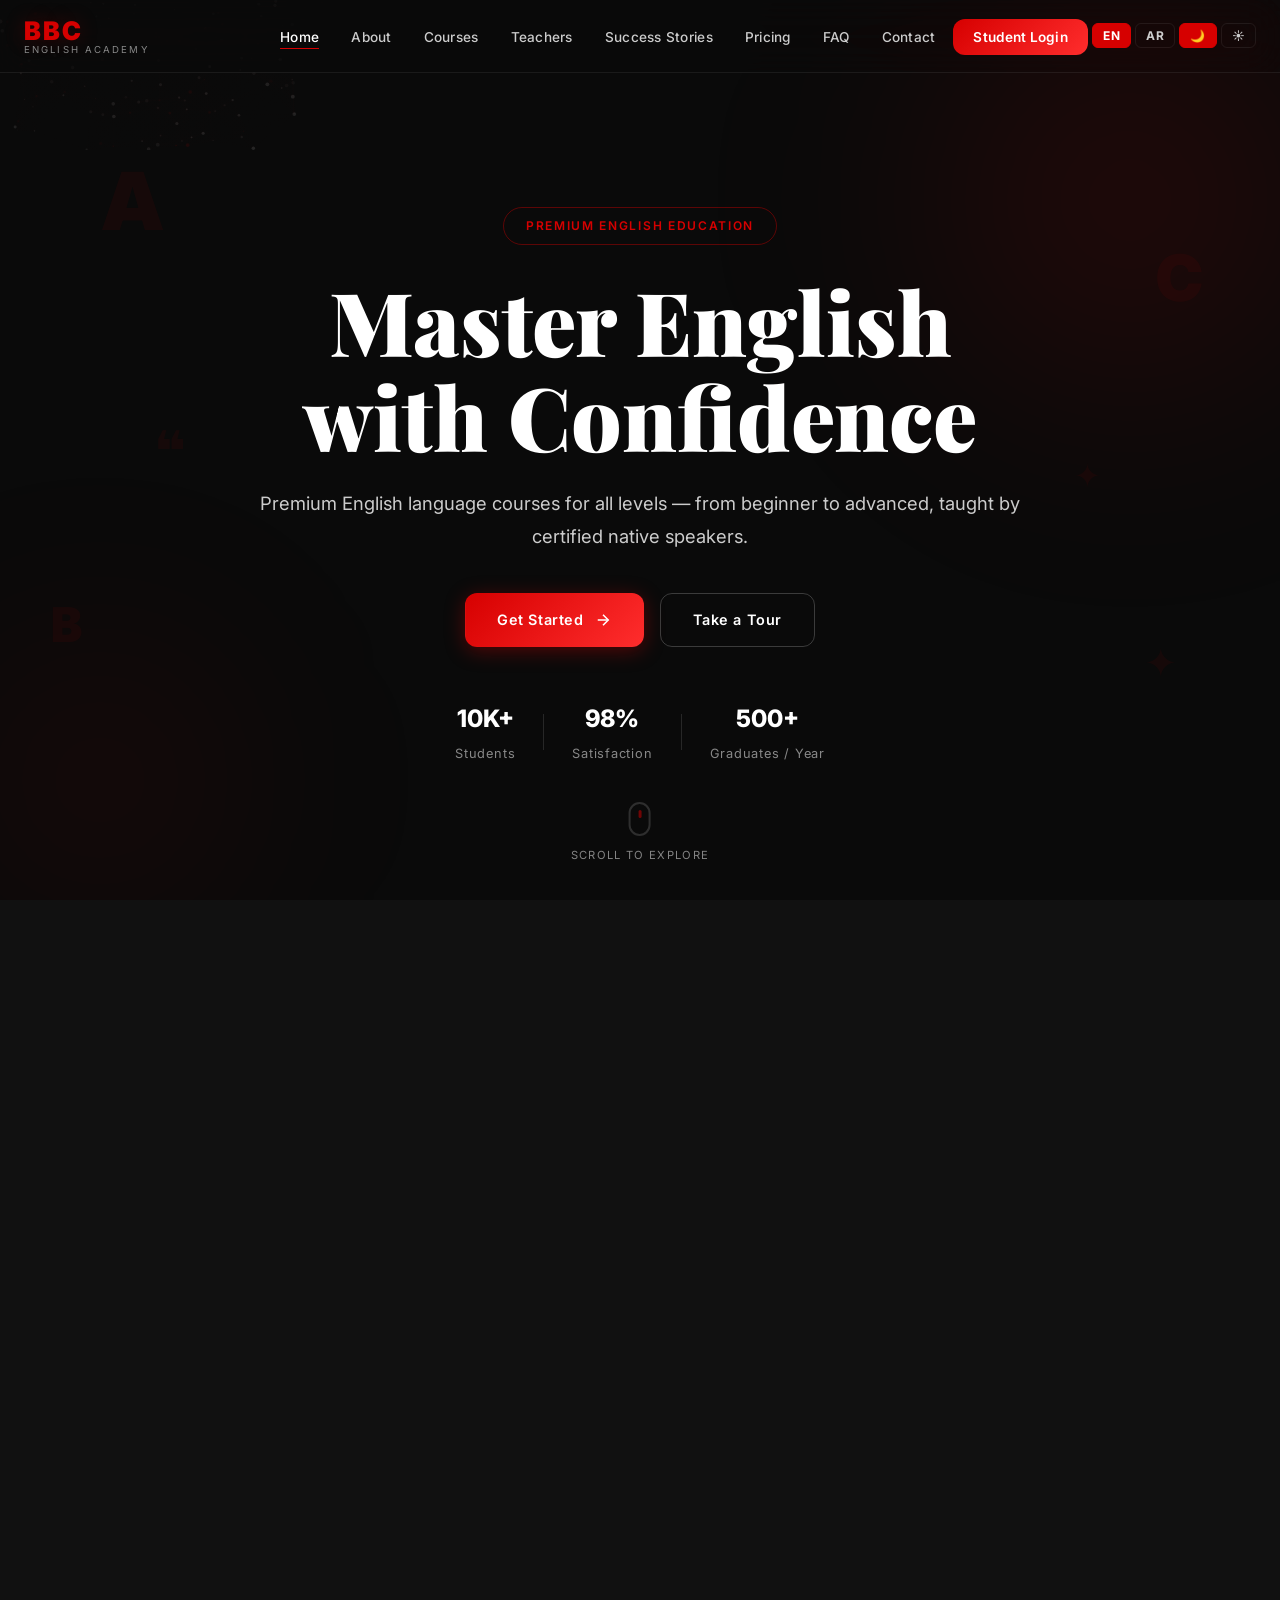
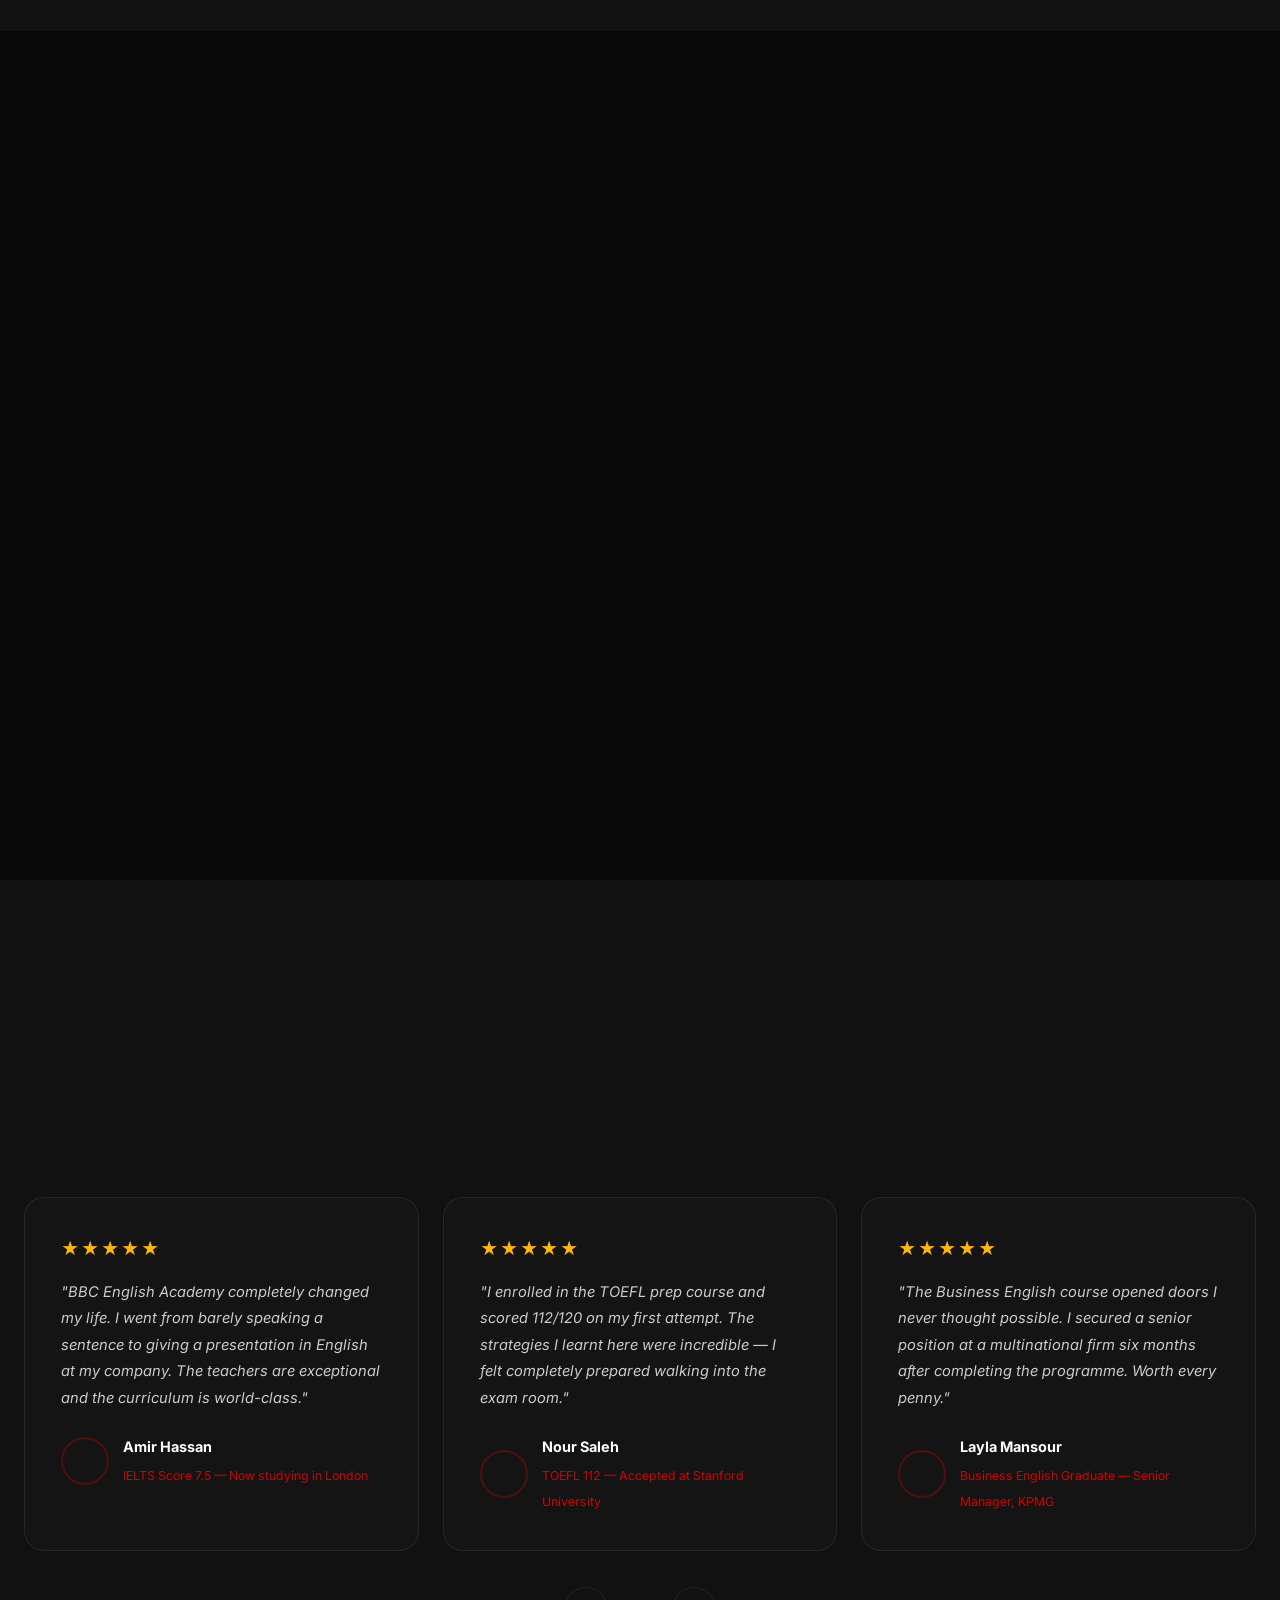
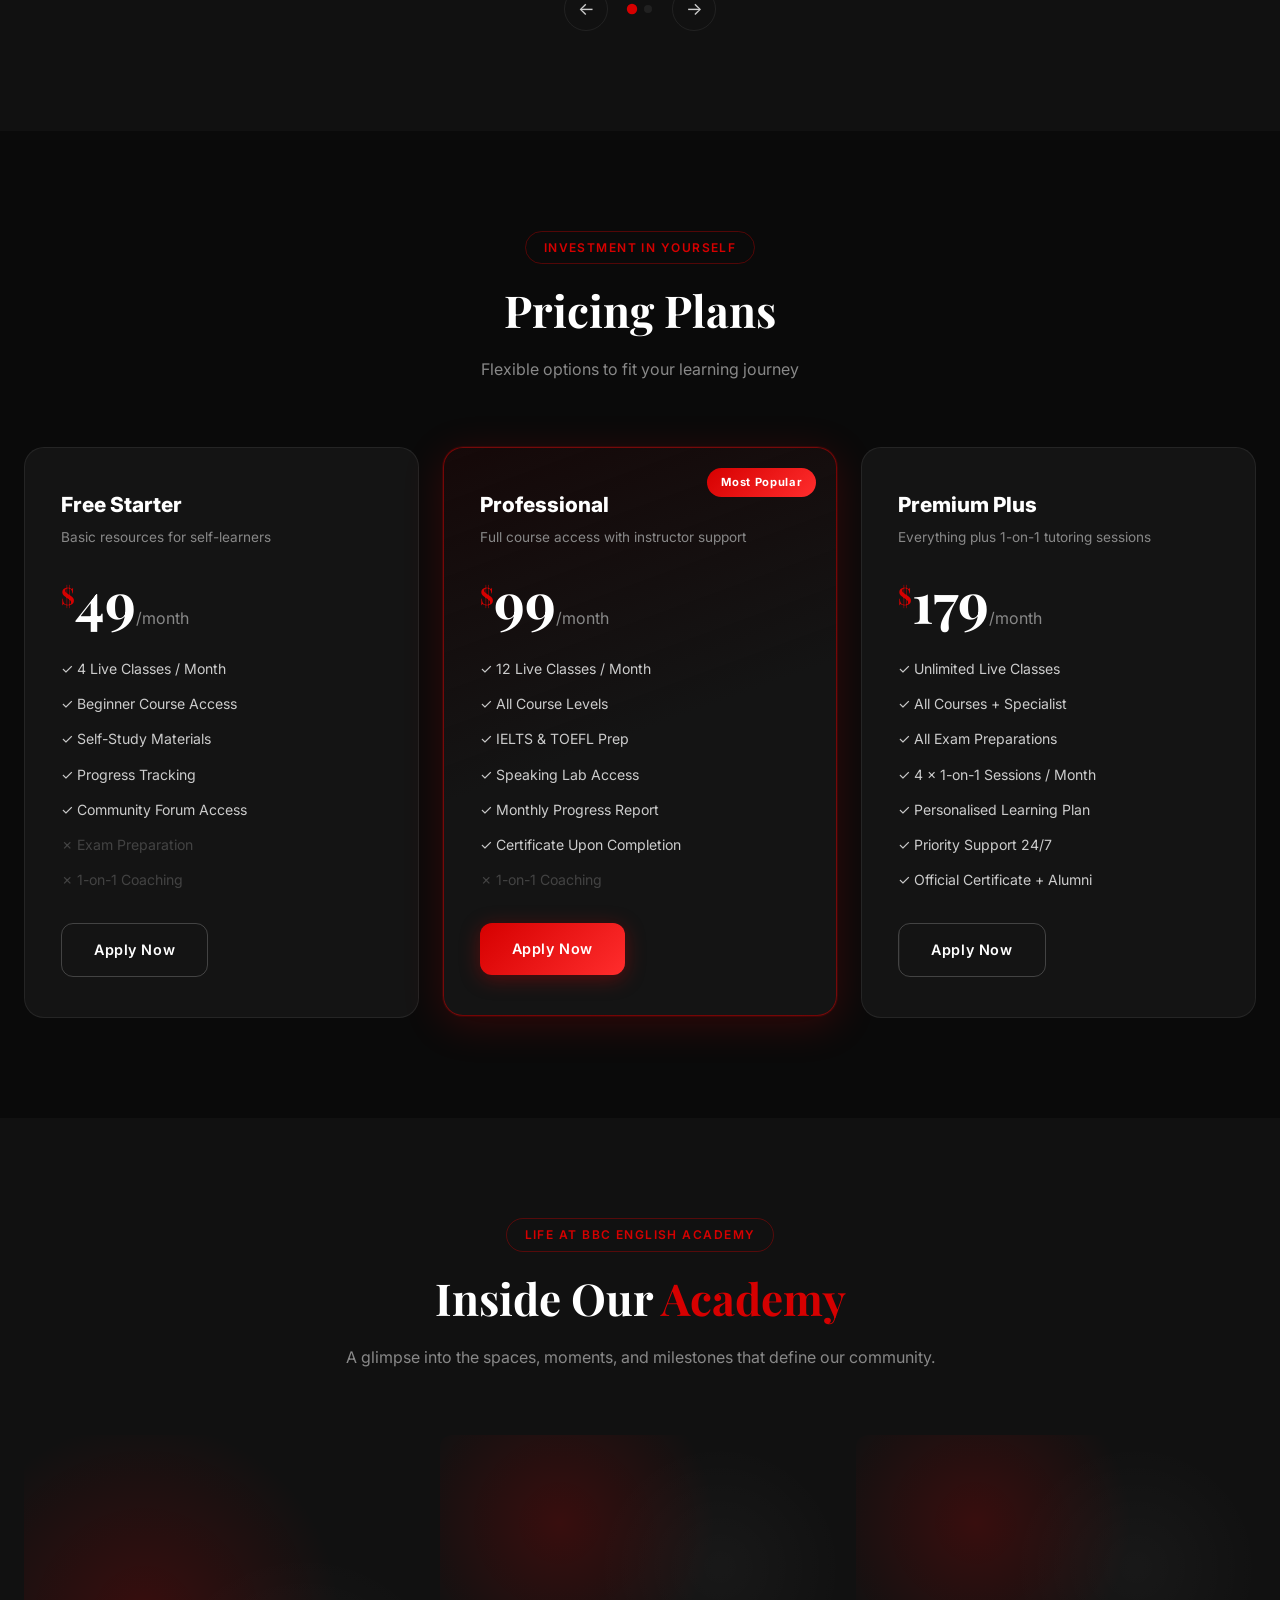
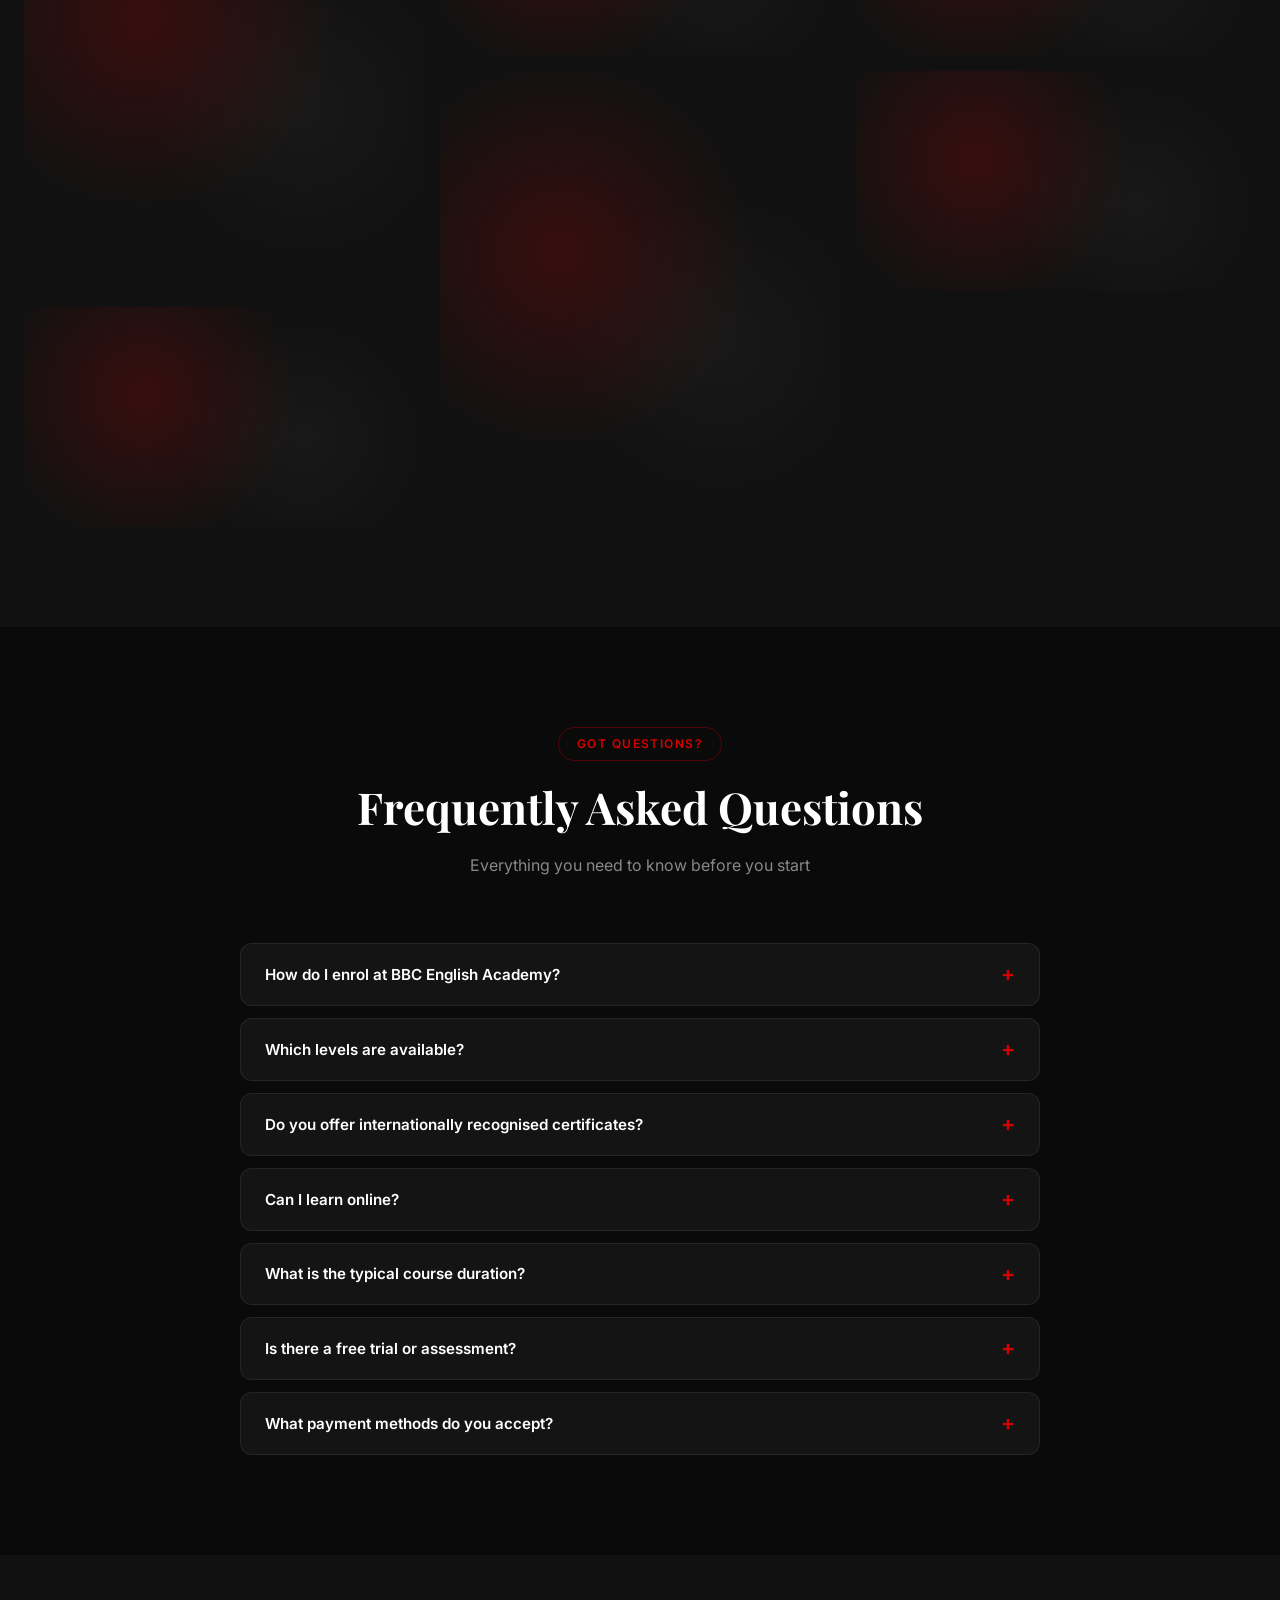
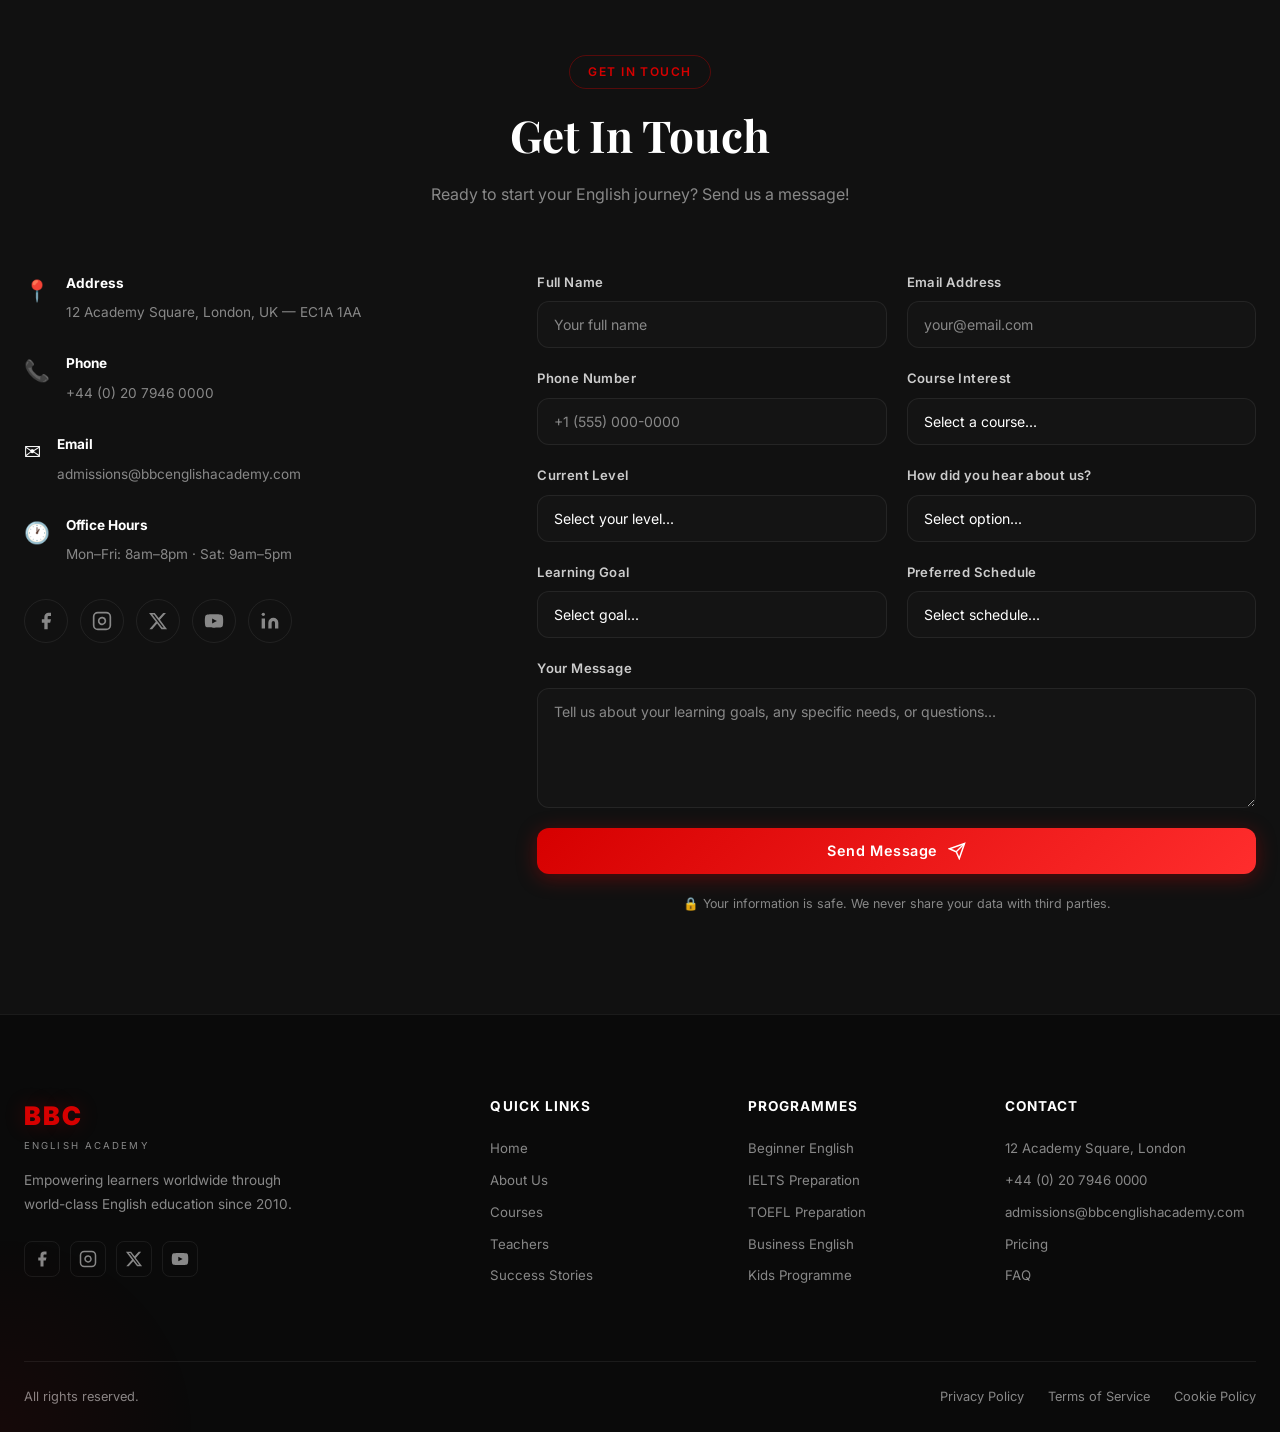
<file: index.html>
<!DOCTYPE html>
<html lang="en">
<head>
  <meta charset="UTF-8" />
  <meta name="viewport" content="width=device-width, initial-scale=1.0" />
  <meta name="description" content="BBC English Academy — Master English with Confidence. Premium English language courses for all levels." />
  <title>BBC English Academy</title>
  <link rel="stylesheet" href="style.css" />
  <link rel="preconnect" href="https://fonts.googleapis.com" />
  <link rel="preconnect" href="https://fonts.gstatic.com" crossorigin />
  <link href="https://fonts.googleapis.com/css2?family=Inter:wght@300;400;500;600;700;800;900&family=Playfair+Display:wght@400;600;700;900&display=swap" rel="stylesheet" />
  <script src="translations.js"></script>
</head>
<body>

  <!-- LOADING SCREEN -->
  <div id="loader">
    <div class="loader-inner">
      <div class="loader-logo">
        <span class="loader-bbc">BBC</span>
        <span class="loader-text">English Academy</span>
      </div>
      <div class="loader-bar"><div class="loader-progress"></div></div>
    </div>
  </div>

  <!-- NAVBAR -->
  <nav id="navbar">
    <div class="nav-container">
      <a href="#home" class="nav-logo">
        <span class="logo-bbc">BBC</span>
        <span class="logo-sub">English Academy</span>
      </a>
      <button class="hamburger" id="hamburger" aria-label="Toggle menu">
        <span></span><span></span><span></span>
      </button>
      <ul class="nav-links" id="nav-links">
        <li><a href="#home" class="nav-link" data-i18n="nav-home">Home</a></li>
        <li><a href="#about" class="nav-link" data-i18n="nav-about">About</a></li>
        <li><a href="#courses" class="nav-link" data-i18n="nav-courses">Courses</a></li>
        <li><a href="#teachers" class="nav-link" data-i18n="nav-teachers">Teachers</a></li>
        <li><a href="#testimonials" class="nav-link" data-i18n="nav-stories">Success Stories</a></li>
        <li><a href="#pricing" class="nav-link" data-i18n="nav-pricing">Pricing</a></li>
        <li><a href="#faq" class="nav-link" data-i18n="nav-faq">FAQ</a></li>
        <li><a href="#contact" class="nav-link" data-i18n="nav-contact">Contact</a></li>
        <li><a href="#" class="nav-link nav-login-btn" id="nav-login-btn" data-i18n="nav-login">Student Login</a></li>
        <li class="nav-lang-item">
          <button class="nav-icon-btn lang-btn active" data-lang="en" onclick="setLang('en')" title="English">EN</button>
          <button class="nav-icon-btn lang-btn" data-lang="ar" onclick="setLang('ar')" title="العربية">AR</button>
        </li>
        <li class="nav-theme-item">
          <button class="nav-icon-btn theme-btn active" data-theme="dark" onclick="setTheme('dark')" title="Dark">🌙</button>
          <button class="nav-icon-btn theme-btn" data-theme="light" onclick="setTheme('light')" title="Light">☀️</button>
        </li>
      </ul>
    </div>
  </nav>

  <!-- LOGIN MODAL -->
  <div class="modal-overlay" id="login-modal">
    <div class="modal-content login-modal">
      <button class="modal-close" id="login-close">✕</button>
      <h2 data-i18n="login-title">Student Portal</h2>
      <p data-i18n="login-sub">Enter your credentials to access your dashboard</p>
      <form id="login-form">
        <div class="form-group">
          <label for="login-username" data-i18n="login-user">Username</label>
          <input type="text" id="login-username" name="username" placeholder="Enter your username" required />
        </div>
        <div class="form-group">
          <label for="login-password" data-i18n="login-pass">Password</label>
          <input type="password" id="login-password" name="password" placeholder="Enter your password" required />
        </div>
        <button type="submit" class="btn btn-primary btn-full">
          <span data-i18n="login-btn">Login</span>
        </button>
      </form>
      <p class="login-note" data-i18n="login-note">Don't have an account? <a href="#contact">Apply now</a></p>
    </div>
  </div>

  <!-- HERO SECTION -->
  <section id="home" class="hero">
    <canvas id="particles-canvas"></canvas>
    <div class="hero-overlay"></div>
    <div class="hero-glow glow-1"></div>
    <div class="hero-glow glow-2"></div>
    <div class="floating-elements">
      <div class="float-el el-1">A</div>
      <div class="float-el el-2">B</div>
      <div class="float-el el-3">C</div>
      <div class="float-el el-4">✦</div>
      <div class="float-el el-5">❝</div>
      <div class="float-el el-6">✦</div>
    </div>
    <div class="hero-content">
      <div class="hero-badge reveal-fade">Premium English Education</div>
      <h1 class="hero-title reveal-fade" data-i18n="hero-title">
        Master English<br />
        <span class="hero-accent">With Confidence</span>
      </h1>
      <p class="hero-subtitle reveal-fade" data-i18n="hero-sub">
        Join BBC English Academy and learn English through modern teaching methods,<br class="hide-mobile" />
        expert instructors, and interactive learning experiences designed for all levels.
      </p>
      <div class="hero-buttons reveal-fade">
        <a href="#courses" class="btn btn-primary" data-i18n="hero-cta">
          <span>Start Learning</span>
          <svg width="18" height="18" viewBox="0 0 24 24" fill="none" stroke="currentColor" stroke-width="2"><line x1="5" y1="12" x2="19" y2="12"/><polyline points="12 5 19 12 12 19"/></svg>
        </a>
        <a href="#courses" class="btn btn-outline" data-i18n="hero-tour">Explore Courses</a>
      </div>
      <div class="hero-stats reveal-fade">
        <div class="hero-stat"><strong>10K+</strong><span>Students</span></div>
        <div class="hero-stat-divider"></div>
        <div class="hero-stat"><strong>98%</strong><span>Satisfaction</span></div>
        <div class="hero-stat-divider"></div>
        <div class="hero-stat"><strong>500+</strong><span>Graduates / Year</span></div>
      </div>
    </div>
    <div class="scroll-indicator">
      <div class="scroll-mouse"><div class="scroll-wheel"></div></div>
      <span>Scroll to explore</span>
    </div>
  </section>

  <!-- ABOUT SECTION -->
  <section id="about" class="about section">
    <div class="container">
      <div class="section-header reveal">
        <span class="section-tag">Who We Are</span>
        <h2 class="section-title" data-i18n="about-title">Excellence in <span class="accent">English Education</span></h2>
        <p class="section-subtitle">A world-class institution built on decades of teaching experience and a commitment to transforming students into confident English speakers.</p>
      </div>
      <div class="about-grid">
        <div class="about-content reveal">
          <h3>Our Mission</h3>
          <p data-i18n="about-p1">At BBC English Academy, we believe every student deserves access to world-class English education. Our mission is to bridge language barriers and unlock global opportunities for learners at every stage of their journey.</p>
          <h3>Our Vision</h3>
          <p data-i18n="about-p2">We envision a world where language is never a barrier — where every student walks out of our doors ready to thrive in any international environment, whether academic, professional, or social.</p>
          <div class="about-features">
            <div class="about-feat"><span class="feat-icon">✦</span> International Teaching Standards</div>
            <div class="about-feat"><span class="feat-icon">✦</span> Native & Certified Expert Instructors</div>
            <div class="about-feat"><span class="feat-icon">✦</span> Personalised Learning Pathways</div>
            <div class="about-feat"><span class="feat-icon">✦</span> British Council Aligned Curriculum</div>
          </div>
        </div>
        <div class="about-stats reveal">
          <div class="stat-card"><div class="stat-num" data-target="10000">0</div><div class="stat-label">Students Enrolled</div></div>
          <div class="stat-card"><div class="stat-num" data-target="500">0</div><div class="stat-label">Graduates Per Year</div></div>
          <div class="stat-card"><div class="stat-num" data-target="98">0</div><div class="stat-label">% Satisfaction Rate</div></div>
          <div class="stat-card"><div class="stat-num" data-target="15">0</div><div class="stat-label">Years of Excellence</div></div>
        </div>
      </div>
    </div>
  </section>

  <!-- WHY CHOOSE US -->
  <section id="why" class="why-us section">
    <div class="container">
      <div class="section-header reveal">
        <span class="section-tag">Why BBC English Academy</span>
        <h2 class="section-title">Built for <span class="accent">Your Success</span></h2>
        <p class="section-subtitle">Every detail of our academy is designed to accelerate your progress and maximise your confidence.</p>
      </div>
      <div class="why-grid">
        <div class="why-card reveal">
          <div class="why-icon">🎓</div>
          <h4>Expert Teachers</h4>
          <p>Learn from certified native and bilingual instructors with years of classroom and international experience.</p>
        </div>
        <div class="why-card reveal">
          <div class="why-icon">💡</div>
          <h4>Interactive Lessons</h4>
          <p>Engage in dynamic, multimedia-rich lessons that make vocabulary, grammar, and pronunciation genuinely stick.</p>
        </div>
        <div class="why-card reveal">
          <div class="why-icon">🕐</div>
          <h4>Flexible Schedule</h4>
          <p>Morning, evening, weekend, and online classes available — structured around your life, not ours.</p>
        </div>
        <div class="why-card reveal">
          <div class="why-icon">🗣️</div>
          <h4>Practical Speaking</h4>
          <p>Dedicated conversation labs and real-world simulations so you speak with confidence from day one.</p>
        </div>
        <div class="why-card reveal">
          <div class="why-icon">🌍</div>
          <h4>International Curriculum</h4>
          <p>A Cambridge and British Council aligned syllabus trusted by learners across 40+ countries.</p>
        </div>
        <div class="why-card reveal">
          <div class="why-icon">🤝</div>
          <h4>Student Support</h4>
          <p>Dedicated academic advisors and a 24/7 digital support portal keep you on track at every step.</p>
        </div>
      </div>
    </div>
  </section>

  <!-- COURSES SECTION -->
  <section id="courses" class="courses section">
    <div class="container">
      <div class="section-header reveal">
        <span class="section-tag">Our Programmes</span>
        <h2 class="section-title" data-i18n="courses-title">Find Your <span class="accent">Perfect Course</span></h2>
        <p class="section-subtitle" data-i18n="courses-sub">From beginner to advanced, we have a programme tailored to every goal and every learner.</p>
      </div>
      <div class="course-filters reveal">
        <button class="filter-btn active" data-filter="all">All</button>
        <button class="filter-btn" data-filter="general">General</button>
        <button class="filter-btn" data-filter="exam">Exam Prep</button>
        <button class="filter-btn" data-filter="specialist">Specialist</button>
      </div>
      <div class="courses-grid">
        <div class="course-card reveal" data-category="general">
          <div class="course-img"><div class="course-img-placeholder ci-1" style="background-image: url('https://images.unsplash.com/photo-1434030216411-0b793f4b4173?w=400&h=250&fit=crop')"></div><span class="course-level level-beginner">Beginner</span></div>
          <div class="course-body">
            <span class="course-duration">⏱ 3 Months</span>
            <h4>Beginner English</h4>
            <p>Build a solid foundation in reading, writing, speaking, and listening from the very start.</p>
            <a href="#contact" class="btn-card" data-i18n="learn-more">Learn More <span>→</span></a>
          </div>
        </div>
        <div class="course-card reveal" data-category="general">
          <div class="course-img"><div class="course-img-placeholder ci-2" style="background-image: url('https://images.unsplash.com/photo-1503676260728-1c00da094a0b?w=400&h=250&fit=crop')"></div><span class="course-level level-intermediate">Intermediate</span></div>
          <div class="course-body">
            <span class="course-duration">⏱ 4 Months</span>
            <h4>Intermediate English</h4>
            <p>Expand your vocabulary and tackle complex grammar structures with confidence.</p>
            <a href="#contact" class="btn-card" data-i18n="learn-more">Learn More <span>→</span></a>
          </div>
        </div>
        <div class="course-card reveal" data-category="general">
          <div class="course-img"><div class="course-img-placeholder ci-3" style="background-image: url('https://images.unsplash.com/photo-1488521787991-ed7bbaae773c?w=400&h=250&fit=crop')"></div><span class="course-level level-advanced">Advanced</span></div>
          <div class="course-body">
            <span class="course-duration">⏱ 5 Months</span>
            <h4>Advanced English</h4>
            <p>Achieve near-native fluency with nuanced expression, debate, and academic writing skills.</p>
            <a href="#contact" class="btn-card" data-i18n="learn-more">Learn More <span>→</span></a>
          </div>
        </div>
        <div class="course-card reveal" data-category="specialist">
          <div class="course-img"><div class="course-img-placeholder ci-4" style="background-image: url('https://images.unsplash.com/photo-1521791136064-7986c2920216?w=400&h=250&fit=crop')"></div><span class="course-level level-business">Business</span></div>
          <div class="course-body">
            <span class="course-duration">⏱ 3 Months</span>
            <h4>Business English</h4>
            <p>Master professional communication, negotiations, presentations, and corporate writing.</p>
            <a href="#contact" class="btn-card" data-i18n="learn-more">Learn More <span>→</span></a>
          </div>
        </div>
        <div class="course-card reveal" data-category="exam">
          <div class="course-img"><div class="course-img-placeholder ci-5" style="background-image: url('https://images.unsplash.com/photo-1456513080510-7bf3a84b82f9?w=400&h=250&fit=crop')"></div><span class="course-level level-exam">IELTS</span></div>
          <div class="course-body">
            <span class="course-duration">⏱ 2 Months</span>
            <h4>IELTS Preparation</h4>
            <p>Targeted exam techniques, timed practice, and personalised feedback to hit your band score.</p>
            <a href="#contact" class="btn-card" data-i18n="learn-more">Learn More <span>→</span></a>
          </div>
        </div>
        <div class="course-card reveal" data-category="exam">
          <div class="course-img"><div class="course-img-placeholder ci-6" style="background-image: url('https://images.unsplash.com/photo-1434030216411-0b793f4b4173?w=400&h=250&fit=crop')"></div><span class="course-level level-exam">TOEFL</span></div>
          <div class="course-body">
            <span class="course-duration">⏱ 2 Months</span>
            <h4>TOEFL Preparation</h4>
            <p>Comprehensive TOEFL iBT coaching covering reading, listening, speaking, and writing tasks.</p>
            <a href="#contact" class="btn-card" data-i18n="learn-more">Learn More <span>→</span></a>
          </div>
        </div>
        <div class="course-card reveal" data-category="specialist">
          <div class="course-img"><div class="course-img-placeholder ci-7" style="background-image: url('https://images.unsplash.com/photo-1509113799245-29c25ef0e9a5?w=400&h=250&fit=crop')"></div><span class="course-level level-intermediate">Intermediate</span></div>
          <div class="course-body">
            <span class="course-duration">⏱ 2 Months</span>
            <h4>Conversation Courses</h4>
            <p>Weekly live debate circles, roleplay, and discussion topics that push your spoken English.</p>
            <a href="#contact" class="btn-card" data-i18n="learn-more">Learn More <span>→</span></a>
          </div>
        </div>
        <div class="course-card reveal" data-category="general">
          <div class="course-img"><div class="course-img-placeholder ci-8" style="background-image: url('https://images.unsplash.com/photo-1450367671625-8fb7c8f78e67?w=400&h=250&fit=crop')"></div><span class="course-level level-beginner">All Levels</span></div>
          <div class="course-body">
            <span class="course-duration">⏱ 2 Months</span>
            <h4>Grammar Mastery</h4>
            <p>A deep-dive into English grammar rules, exceptions, and real-world application.</p>
            <a href="#contact" class="btn-card" data-i18n="learn-more">Learn More <span>→</span></a>
          </div>
        </div>
        <div class="course-card reveal" data-category="specialist">
          <div class="course-img"><div class="course-img-placeholder ci-9" style="background-image: url('https://images.unsplash.com/photo-1481627834876-b7833e8f5570?w=400&h=250&fit=crop')"></div><span class="course-level level-advanced">Advanced</span></div>
          <div class="course-body">
            <span class="course-duration">⏱ 3 Months</span>
            <h4>Speaking Fluency</h4>
            <p>Intensive accent reduction, intonation coaching, and fluency training with native tutors.</p>
            <a href="#contact" class="btn-card" data-i18n="learn-more">Learn More <span>→</span></a>
          </div>
        </div>
        <div class="course-card reveal" data-category="specialist">
          <div class="course-img"><div class="course-img-placeholder ci-10" style="background-image: url('https://images.unsplash.com/photo-1491311353627-00b28069b6b2?w=400&h=250&fit=crop')"></div><span class="course-level level-beginner">Kids</span></div>
          <div class="course-body">
            <span class="course-duration">⏱ 4 Months</span>
            <h4>Kids English Programme</h4>
            <p>Fun, story-based learning for children aged 5–12 that builds language skills through play.</p>
            <a href="#contact" class="btn-card" data-i18n="learn-more">Learn More <span>→</span></a>
          </div>
        </div>
      </div>
    </div>
  </section>

  <!-- TEACHERS SECTION -->
  <section id="teachers" class="teachers section">
    <div class="container">
      <div class="section-header reveal">
        <span class="section-tag">Our Educators</span>
        <h2 class="section-title" data-i18n="teachers-title">Meet Our <span class="accent">Expert Teachers</span></h2>
        <p class="section-subtitle" data-i18n="teachers-sub">Our instructors are more than teachers — they are mentors who invest in every student's personal journey.</p>
      </div>
      <div class="teachers-grid">
        <div class="teacher-card reveal">
          <div class="teacher-photo tp-1" style="background-image: url('https://images.unsplash.com/photo-1507003211169-0a1dd7228f2d?w=400&h=400&fit=crop&crop=face')"></div>
          <div class="teacher-info">
            <h4>James Harrison</h4>
            <span class="teacher-role">Senior English Instructor</span>
            <p>12 years of experience · Oxford CELTA Certified · IELTS Expert</p>
            <div class="teacher-tags"><span>IELTS</span><span>Grammar</span><span>Writing</span></div>
          </div>
        </div>
        <div class="teacher-card reveal">
          <div class="teacher-photo tp-2" style="background-image: url('https://images.unsplash.com/photo-1573496359142-b8d87734a5a2?w=400&h=400&fit=crop&crop=face')"></div>
          <div class="teacher-info">
            <h4>Sarah Mitchell</h4>
            <span class="teacher-role">Conversation & Fluency Coach</span>
            <p>9 years of experience · Cambridge DELTA · Speaking Specialist</p>
            <div class="teacher-tags"><span>Speaking</span><span>Fluency</span><span>Accent</span></div>
          </div>
        </div>
        <div class="teacher-card reveal">
          <div class="teacher-photo tp-3" style="background-image: url('https://images.unsplash.com/photo-1580489944761-15a19d654956?w=400&h=400&fit=crop&crop=face')"></div>
          <div class="teacher-info">
            <h4>Dr. Emily Clarke</h4>
            <span class="teacher-role">Academic English Director</span>
            <p>PhD Linguistics · 15 years · TOEFL & Business English Lead</p>
            <div class="teacher-tags"><span>TOEFL</span><span>Business</span><span>Academic</span></div>
          </div>
        </div>
        <div class="teacher-card reveal">
          <div class="teacher-photo tp-4" style="background-image: url('https://images.unsplash.com/photo-1472099645785-5658abf4ff4e?w=400&h=400&fit=crop&crop=face')"></div>
          <div class="teacher-info">
            <h4>Michael Foster</h4>
            <span class="teacher-role">Kids Programme Coordinator</span>
            <p>8 years of experience · Child Education Specialist · TESOL</p>
            <div class="teacher-tags"><span>Kids</span><span>Phonics</span><span>Creative</span></div>
          </div>
        </div>
      </div>
    </div>
  </section>

  <!-- TESTIMONIALS -->
  <section id="testimonials" class="testimonials section">
    <div class="container">
      <div class="section-header reveal">
        <span class="section-tag">Success Stories</span>
        <h2 class="section-title" data-i18n="testimonials-title">What Our <span class="accent">Students Say</span></h2>
        <p class="section-subtitle" data-i18n="testimonials-sub">Real stories from real students who transformed their English — and their lives.</p>
      </div>
      <div class="testimonial-wrapper reveal">
        <div class="testimonial-track" id="testimonial-track">
          <div class="testimonial-card">
            <div class="testi-stars">★★★★★</div>
            <p class="testi-text">"BBC English Academy completely changed my life. I went from barely speaking a sentence to giving a presentation in English at my company. The teachers are exceptional and the curriculum is world-class."</p>
            <div class="testi-author">
              <div class="testi-avatar ta-1" style="background-image: url('https://images.unsplash.com/photo-1507003211169-0a1dd7228f2d?w=100&h=100&fit=crop&crop=face')"></div>
              <div><strong>Amir Hassan</strong><span>IELTS Score 7.5 — Now studying in London</span></div>
            </div>
          </div>
          <div class="testimonial-card">
            <div class="testi-stars">★★★★★</div>
            <p class="testi-text">"I enrolled in the TOEFL prep course and scored 112/120 on my first attempt. The strategies I learnt here were incredible — I felt completely prepared walking into the exam room."</p>
            <div class="testi-author">
              <div class="testi-avatar ta-2" style="background-image: url('https://images.unsplash.com/photo-1494790108377-be9c29b29330?w=100&h=100&fit=crop&crop=face')"></div>
              <div><strong>Nour Saleh</strong><span>TOEFL 112 — Accepted at Stanford University</span></div>
            </div>
          </div>
          <div class="testimonial-card">
            <div class="testi-stars">★★★★★</div>
            <p class="testi-text">"The Business English course opened doors I never thought possible. I secured a senior position at a multinational firm six months after completing the programme. Worth every penny."</p>
            <div class="testi-author">
              <div class="testi-avatar ta-3" style="background-image: url('https://images.unsplash.com/photo-1573496359142-b8d87734a5a2?w=100&h=100&fit=crop&crop=face')"></div>
              <div><strong>Layla Mansour</strong><span>Business English Graduate — Senior Manager, KPMG</span></div>
            </div>
          </div>
          <div class="testimonial-card">
            <div class="testi-stars">★★★★★</div>
            <p class="testi-text">"My daughter joined the Kids Programme at age 7. Two years later she reads chapter books in English and speaks to her teachers without hesitation. The results speak for themselves."</p>
            <div class="testi-author">
              <div class="testi-avatar ta-4" style="background-image: url('https://images.unsplash.com/photo-1500648767791-00dcc994a43e?w=100&h=100&fit=crop&crop=face')"></div>
              <div><strong>Khalid Al-Rashidi</strong><span>Parent — Kids Programme</span></div>
            </div>
          </div>
          <div class="testimonial-card">
            <div class="testi-stars">★★★★★</div>
            <p class="testi-text">"I had tried other academies before but nothing compared to BBC English Academy. The speaking fluency course gave me real tools, real practice, and real confidence in just 3 months."</p>
            <div class="testi-author">
              <div class="testi-avatar ta-5" style="background-image: url('https://images.unsplash.com/photo-1438761681033-6461ffad8d80?w=100&h=100&fit=crop&crop=face')"></div>
              <div><strong>Sofia Petrakis</strong><span>Speaking Fluency — Now working at the UN</span></div>
            </div>
            </div>
          </div>
        </div>
        <div class="testi-controls">
          <button class="testi-btn" id="testi-prev" aria-label="Previous">&#8592;</button>
          <div class="testi-dots" id="testi-dots"></div>
          <button class="testi-btn" id="testi-next" aria-label="Next">&#8594;</button>
        </div>
      </div>
    </div>
  </section>

  <!-- PRICING SECTION -->
  <section id="pricing" class="pricing section">
    <div class="container">
      <div class="section-header reveal">
        <span class="section-tag">Investment in Yourself</span>
        <h2 class="section-title" data-i18n="pricing-title">Simple, Transparent <span class="accent">Pricing</span></h2>
        <p class="section-subtitle" data-i18n="pricing-sub">Choose the plan that matches your goals. No hidden fees. Cancel anytime.</p>
      </div>
      <div class="pricing-grid">
        <div class="price-card reveal">
          <div class="price-header">
            <h4 data-i18n="price-starter">Basic</h4>
            <p data-i18n="price-starter-desc">Start your English journey</p>
          </div>
          <div class="price-amount"><span class="currency">$</span>49<span class="period" data-i18n="pricing-month">/mo</span></div>
          <ul class="price-features">
            <li>✓ 4 Live Classes / Month</li>
            <li>✓ Beginner Course Access</li>
            <li>✓ Self-Study Materials</li>
            <li>✓ Progress Tracking</li>
            <li>✓ Community Forum Access</li>
            <li class="disabled">✗ Exam Preparation</li>
            <li class="disabled">✗ 1-on-1 Coaching</li>
          </ul>
          <a href="#contact" class="btn btn-outline" data-i18n="apply-btn">Join Now</a>
        </div>
        <div class="price-card price-featured reveal">
          <div class="price-badge" data-i18n="pricing-popular">Most Popular</div>
          <div class="price-header">
            <h4 data-i18n="price-pro">Professional</h4>
            <p data-i18n="price-pro-desc">For serious learners</p>
          </div>
          <div class="price-amount"><span class="currency">$</span>99<span class="period" data-i18n="pricing-month">/mo</span></div>
          <ul class="price-features">
            <li>✓ 12 Live Classes / Month</li>
            <li>✓ All Course Levels</li>
            <li>✓ IELTS & TOEFL Prep</li>
            <li>✓ Speaking Lab Access</li>
            <li>✓ Monthly Progress Report</li>
            <li>✓ Certificate Upon Completion</li>
            <li class="disabled">✗ 1-on-1 Coaching</li>
          </ul>
          <a href="#contact" class="btn btn-primary" data-i18n="apply-btn">Join Now</a>
        </div>
        <div class="price-card reveal">
          <div class="price-header">
            <h4 data-i18n="price-premium">Premium</h4>
            <p data-i18n="price-premium-desc">The ultimate experience</p>
          </div>
          <div class="price-amount"><span class="currency">$</span>179<span class="period" data-i18n="pricing-month">/mo</span></div>
          <ul class="price-features">
            <li>✓ Unlimited Live Classes</li>
            <li>✓ All Courses + Specialist</li>
            <li>✓ All Exam Preparations</li>
            <li>✓ 4 × 1-on-1 Sessions / Month</li>
            <li>✓ Personalised Learning Plan</li>
            <li>✓ Priority Support 24/7</li>
            <li>✓ Official Certificate + Alumni</li>
          </ul>
          <a href="#contact" class="btn btn-outline" data-i18n="apply-btn">Join Now</a>
        </div>
      </div>
    </div>
  </section>

  <!-- GALLERY SECTION -->
  <section id="gallery" class="gallery section">
    <div class="container">
      <div class="section-header reveal">
        <span class="section-tag">Life at BBC English Academy</span>
        <h2 class="section-title">Inside Our <span class="accent">Academy</span></h2>
        <p class="section-subtitle">A glimpse into the spaces, moments, and milestones that define our community.</p>
      </div>
      <div class="gallery-grid reveal">
        <div class="gallery-item gi-1" data-index="0" style="background-image: url('https://images.unsplash.com/photo-1497633762265-9d179a990aa6?w=800&h=600&fit=crop')"><div class="gallery-overlay"><span>Modern Classrooms</span></div></div>
        <div class="gallery-item gi-2" data-index="1" style="background-image: url('https://images.unsplash.com/photo-1519389950473-47ba0277781c?w=800&h=600&fit=crop')"><div class="gallery-overlay"><span>Speaking Labs</span></div></div>
        <div class="gallery-item gi-3" data-index="2" style="background-image: url('https://images.unsplash.com/photo-1524178232363-1fb2b075b655?w=800&h=600&fit=crop')"><div class="gallery-overlay"><span>Student Workshops</span></div></div>
        <div class="gallery-item gi-4" data-index="3" style="background-image: url('https://images.unsplash.com/photo-1523050854058-8df90110c9f1?w=800&h=600&fit=crop')"><div class="gallery-overlay"><span>Graduation Ceremony</span></div></div>
        <div class="gallery-item gi-5" data-index="4" style="background-image: url('https://images.unsplash.com/photo-1517486808906-6ca8b3f04846?w=800&h=600&fit=crop')"><div class="gallery-overlay"><span>Group Activities</span></div></div>
        <div class="gallery-item gi-6" data-index="5" style="background-image: url('https://images.unsplash.com/photo-1481627834876-b7833e8f5570?w=800&h=600&fit=crop')"><div class="gallery-overlay"><span>Library & Study Hub</span></div></div>
      </div>
    </div>
    <!-- Lightbox -->
    <div class="lightbox" id="lightbox">
      <button class="lb-close" id="lb-close">✕</button>
      <button class="lb-nav lb-prev" id="lb-prev">&#8592;</button>
      <div class="lb-content" id="lb-content"></div>
      <button class="lb-nav lb-next" id="lb-next">&#8594;</button>
    </div>
  </section>

  <!-- FAQ SECTION -->
  <section id="faq" class="faq section">
    <div class="container">
      <div class="section-header reveal">
        <span class="section-tag">Got Questions?</span>
        <h2 class="section-title" data-i18n="faq-title">Frequently Asked <span class="accent">Questions</span></h2>
        <p class="section-subtitle" data-i18n="faq-sub">Everything you need to know before taking the first step.</p>
      </div>
      <div class="faq-list reveal">
        <div class="faq-item">
          <button class="faq-question">How do I enrol at BBC English Academy? <span class="faq-icon">+</span></button>
          <div class="faq-answer"><p>Enrolment is simple. Contact us via the form below or call our admissions team. We will arrange a free level assessment, recommend the right course for you, and confirm your start date — all within 24 hours.</p></div>
        </div>
        <div class="faq-item">
          <button class="faq-question">Which levels are available? <span class="faq-icon">+</span></button>
          <div class="faq-answer"><p>We offer courses from complete beginner (A1) through to proficient (C2) across 10 different programme types. Every student completes a free placement test before enrolment to ensure the perfect fit.</p></div>
        </div>
        <div class="faq-item">
          <button class="faq-question">Do you offer internationally recognised certificates? <span class="faq-icon">+</span></button>
          <div class="faq-answer"><p>Yes. Upon successful completion of any full programme, students receive an official BBC English Academy certificate. Our Professional and Premium students also receive certificates aligned with CEFR standards, recognised by universities and employers worldwide.</p></div>
        </div>
        <div class="faq-item">
          <button class="faq-question">Can I learn online? <span class="faq-icon">+</span></button>
          <div class="faq-answer"><p>Absolutely. We offer fully online, in-person, and hybrid options for most of our programmes. Our virtual classrooms feature live video sessions, interactive exercises, and real-time feedback — exactly like being in the room.</p></div>
        </div>
        <div class="faq-item">
          <button class="faq-question">What is the typical course duration? <span class="faq-icon">+</span></button>
          <div class="faq-answer"><p>Course lengths vary by programme. Most general English courses run 2–5 months. Exam preparation courses (IELTS, TOEFL) are typically 6–8 weeks. Intensive fast-track options are available for all levels.</p></div>
        </div>
        <div class="faq-item">
          <button class="faq-question">Is there a free trial or assessment? <span class="faq-icon">+</span></button>
          <div class="faq-answer"><p>Yes — every new student receives a complimentary placement assessment and a free demo class so you can experience our teaching style before committing to a programme.</p></div>
        </div>
        <div class="faq-item">
          <button class="faq-question">What payment methods do you accept? <span class="faq-icon">+</span></button>
          <div class="faq-answer"><p>We accept all major credit/debit cards, bank transfers, and select digital wallets. Monthly instalment plans are available for all programmes. Contact admissions for custom payment arrangements.</p></div>
        </div>
      </div>
    </div>
  </section>

  <!-- CONTACT SECTION -->
  <section id="contact" class="contact section">
    <div class="container">
      <div class="section-header reveal">
        <span class="section-tag">Get In Touch</span>
        <h2 class="section-title" data-i18n="contact-title">Start Your Journey <span class="accent">Today</span></h2>
        <p class="section-subtitle" data-i18n="contact-sub">Fill in the form and our admissions team will reach out within 24 hours.</p>
      </div>
      <div class="contact-grid">
        <div class="contact-info reveal">
          <div class="contact-item">
            <div class="contact-icon">📍</div>
            <div><strong>Address</strong><span>12 Academy Square, London, UK — EC1A 1AA</span></div>
          </div>
          <div class="contact-item">
            <div class="contact-icon">📞</div>
            <div><strong>Phone</strong><span>+44 (0) 20 7946 0000</span></div>
          </div>
          <div class="contact-item">
            <div class="contact-icon">✉️</div>
            <div><strong>Email</strong><span>admissions@bbcenglishacademy.com</span></div>
          </div>
          <div class="contact-item">
            <div class="contact-icon">🕐</div>
            <div><strong>Office Hours</strong><span>Mon–Fri: 8am–8pm · Sat: 9am–5pm</span></div>
          </div>
          <div class="contact-socials">
            <a href="#" class="social-link" aria-label="Facebook">
              <svg width="20" height="20" viewBox="0 0 24 24" fill="currentColor"><path d="M18 2h-3a5 5 0 0 0-5 5v3H7v4h3v8h4v-8h3l1-4h-4V7a1 1 0 0 1 1-1h3z"/></svg>
            </a>
            <a href="#" class="social-link" aria-label="Instagram">
              <svg width="20" height="20" viewBox="0 0 24 24" fill="none" stroke="currentColor" stroke-width="2"><rect x="2" y="2" width="20" height="20" rx="5" ry="5"/><path d="M16 11.37A4 4 0 1 1 12.63 8 4 4 0 0 1 16 11.37z"/><line x1="17.5" y1="6.5" x2="17.51" y2="6.5"/></svg>
            </a>
            <a href="#" class="social-link" aria-label="Twitter/X">
              <svg width="20" height="20" viewBox="0 0 24 24" fill="currentColor"><path d="M18.244 2.25h3.308l-7.227 8.26 8.502 11.24H16.17l-5.214-6.817L4.99 21.75H1.68l7.73-8.835L1.254 2.25H8.08l4.713 6.231zm-1.161 17.52h1.833L7.084 4.126H5.117z"/></svg>
            </a>
            <a href="#" class="social-link" aria-label="YouTube">
              <svg width="20" height="20" viewBox="0 0 24 24" fill="currentColor"><path d="M22.54 6.42a2.78 2.78 0 0 0-1.94-1.96C18.88 4 12 4 12 4s-6.88 0-8.6.46a2.78 2.78 0 0 0-1.94 1.96A29 29 0 0 0 1 12a29 29 0 0 0 .46 5.58A2.78 2.78 0 0 0 3.4 19.54C5.12 20 12 20 12 20s6.88 0 8.6-.46a2.78 2.78 0 0 0 1.94-1.96A29 29 0 0 0 23 12a29 29 0 0 0-.46-5.58zM9.75 15.02V8.98L15.5 12l-5.75 3.02z"/></svg>
            </a>
            <a href="#" class="social-link" aria-label="LinkedIn">
              <svg width="20" height="20" viewBox="0 0 24 24" fill="currentColor"><path d="M16 8a6 6 0 0 1 6 6v7h-4v-7a2 2 0 0 0-2-2 2 2 0 0 0-2 2v7h-4v-7a6 6 0 0 1 6-6zM2 9h4v12H2z"/><circle cx="4" cy="4" r="2"/></svg>
            </a>
          </div>
        </div>
        <form class="contact-form reveal" id="contact-form" novalidate>
          <div class="form-row">
            <div class="form-group">
              <label for="cf-name" data-i18n="contact-name">Full Name</label>
              <input type="text" id="cf-name" name="name" placeholder="Your full name" required />
            </div>
            <div class="form-group">
              <label for="cf-email" data-i18n="contact-email">Email Address</label>
              <input type="email" id="cf-email" name="email" placeholder="your@email.com" required />
            </div>
          </div>
          <div class="form-row">
            <div class="form-group">
              <label for="cf-phone" data-i18n="contact-phone">Phone Number</label>
              <input type="tel" id="cf-phone" name="phone" placeholder="+1 (555) 000-0000" />
            </div>
            <div class="form-group">
              <label for="cf-course" data-i18n="contact-course">Course of Interest</label>
              <select id="cf-course" name="course">
                <option value="">Select a course...</option>
                <option>Beginner English</option>
                <option>Intermediate English</option>
                <option>Advanced English</option>
                <option>Business English</option>
                <option>IELTS Preparation</option>
                <option>TOEFL Preparation</option>
                <option>Conversation Courses</option>
                <option>Grammar Mastery</option>
                <option>Speaking Fluency</option>
                <option>Kids English Programme</option>
              </select>
            </div>
          </div>
          <div class="form-row">
            <div class="form-group">
              <label for="cf-level" data-i18n="contact-level">Current English Level</label>
              <select id="cf-level" name="level">
                <option value="">Select your level...</option>
                <option>Beginner</option>
                <option>Intermediate</option>
                <option>Advanced</option>
                <option>Unsure</option>
              </select>
            </div>
            <div class="form-group">
              <label for="cf-hear" data-i18n="contact-hear">Where did you hear about us?</label>
              <select id="cf-hear" name="hear">
                <option value="">Select option...</option>
                <option>Social Media</option>
                <option>Friend / Family</option>
                <option>Google Search</option>
                <option>Advertisement</option>
                <option>Other</option>
              </select>
            </div>
          </div>
          <div class="form-row">
            <div class="form-group">
              <label for="cf-goal" data-i18n="contact-goal">What is your main goal?</label>
              <select id="cf-goal" name="goal">
                <option value="">Select goal...</option>
                <option>Academic Studies</option>
                <option>Career / Work</option>
                <option>Travel</option>
                <option>General Improvement</option>
                <option>Exam Preparation</option>
              </select>
            </div>
            <div class="form-group">
              <label for="cf-schedule" data-i18n="contact-schedule">Preferred Schedule</label>
              <select id="cf-schedule" name="schedule">
                <option value="">Select schedule...</option>
                <option>Morning</option>
                <option>Evening</option>
                <option>Weekend</option>
                <option>Online / Flexible</option>
                <option>Anytime</option>
              </select>
            </div>
          </div>
          <div class="form-group">
            <label for="cf-message" data-i18n="contact-message">Additional Message</label>
            <textarea id="cf-message" name="message" rows="4" placeholder="Tell us about your learning goals, any specific needs, or questions..."></textarea>
          </div>
          <button type="submit" class="btn btn-primary btn-full">
            <span data-i18n="contact-send">Send Application</span>
            <svg width="18" height="18" viewBox="0 0 24 24" fill="none" stroke="currentColor" stroke-width="2"><line x1="22" y1="2" x2="11" y2="13"/><polygon points="22 2 15 22 11 13 2 9 22 2"/></svg>
          </button>
          <p class="form-note">🔒 Your information is safe. We never share your data with third parties.</p>
          <div class="form-success" id="form-success" data-i18n="contact-success">✅ Thank you! We'll be in touch within 24 hours.</div>
        </form>
      </div>
    </div>
  </section>

  <!-- FOOTER -->
  <footer class="footer">
    <div class="container">
      <div class="footer-grid">
        <div class="footer-brand">
          <div class="footer-logo">
            <span class="logo-bbc">BBC</span>
            <span class="logo-sub">English Academy</span>
          </div>
          <p>Empowering learners worldwide through world-class English education since 2010.</p>
          <div class="footer-socials">
            <a href="#" aria-label="Facebook">
              <svg width="18" height="18" viewBox="0 0 24 24" fill="currentColor"><path d="M18 2h-3a5 5 0 0 0-5 5v3H7v4h3v8h4v-8h3l1-4h-4V7a1 1 0 0 1 1-1h3z"/></svg>
            </a>
            <a href="#" aria-label="Instagram">
              <svg width="18" height="18" viewBox="0 0 24 24" fill="none" stroke="currentColor" stroke-width="2"><rect x="2" y="2" width="20" height="20" rx="5" ry="5"/><path d="M16 11.37A4 4 0 1 1 12.63 8 4 4 0 0 1 16 11.37z"/><line x1="17.5" y1="6.5" x2="17.51" y2="6.5"/></svg>
            </a>
            <a href="#" aria-label="Twitter/X">
              <svg width="18" height="18" viewBox="0 0 24 24" fill="currentColor"><path d="M18.244 2.25h3.308l-7.227 8.26 8.502 11.24H16.17l-5.214-6.817L4.99 21.75H1.68l7.73-8.835L1.254 2.25H8.08l4.713 6.231zm-1.161 17.52h1.833L7.084 4.126H5.117z"/></svg>
            </a>
            <a href="#" aria-label="YouTube">
              <svg width="18" height="18" viewBox="0 0 24 24" fill="currentColor"><path d="M22.54 6.42a2.78 2.78 0 0 0-1.94-1.96C18.88 4 12 4 12 4s-6.88 0-8.6.46a2.78 2.78 0 0 0-1.94 1.96A29 29 0 0 0 1 12a29 29 0 0 0 .46 5.58A2.78 2.78 0 0 0 3.4 19.54C5.12 20 12 20 12 20s6.88 0 8.6-.46a2.78 2.78 0 0 0 1.94-1.96A29 29 0 0 0 23 12a29 29 0 0 0-.46-5.58zM9.75 15.02V8.98L15.5 12l-5.75 3.02z"/></svg>
            </a>
          </div>
        </div>
        <div class="footer-links">
          <h5>Quick Links</h5>
          <ul>
            <li><a href="#home">Home</a></li>
            <li><a href="#about">About Us</a></li>
            <li><a href="#courses">Courses</a></li>
            <li><a href="#teachers">Teachers</a></li>
            <li><a href="#testimonials">Success Stories</a></li>
          </ul>
        </div>
        <div class="footer-links">
          <h5>Programmes</h5>
          <ul>
            <li><a href="#courses">Beginner English</a></li>
            <li><a href="#courses">IELTS Preparation</a></li>
            <li><a href="#courses">TOEFL Preparation</a></li>
            <li><a href="#courses">Business English</a></li>
            <li><a href="#courses">Kids Programme</a></li>
          </ul>
        </div>
        <div class="footer-links">
          <h5>Contact</h5>
          <ul>
            <li>12 Academy Square, London</li>
            <li>+44 (0) 20 7946 0000</li>
            <li>admissions@bbcenglishacademy.com</li>
            <li><a href="#pricing">Pricing</a></li>
            <li><a href="#faq">FAQ</a></li>
          </ul>
        </div>
      </div>
      <div class="footer-bottom">
        <p data-i18n="footer-rights">&copy; 2025 BBC English Academy. All rights reserved.</p>
        <div class="footer-bottom-links">
          <a href="#" data-i18n="footer-privacy">Privacy Policy</a>
          <a href="#" data-i18n="footer-terms">Terms of Service</a>
          <a href="#" data-i18n="footer-cookie">Cookie Policy</a>
        </div>
      </div>
    </div>
  </footer>

  <!-- Back to top -->
  <button class="back-to-top" id="back-to-top" aria-label="Back to top" data-i18n="back-to-top">↑</button>

  <script src="script.js"></script>
</body>
</html>
</file>
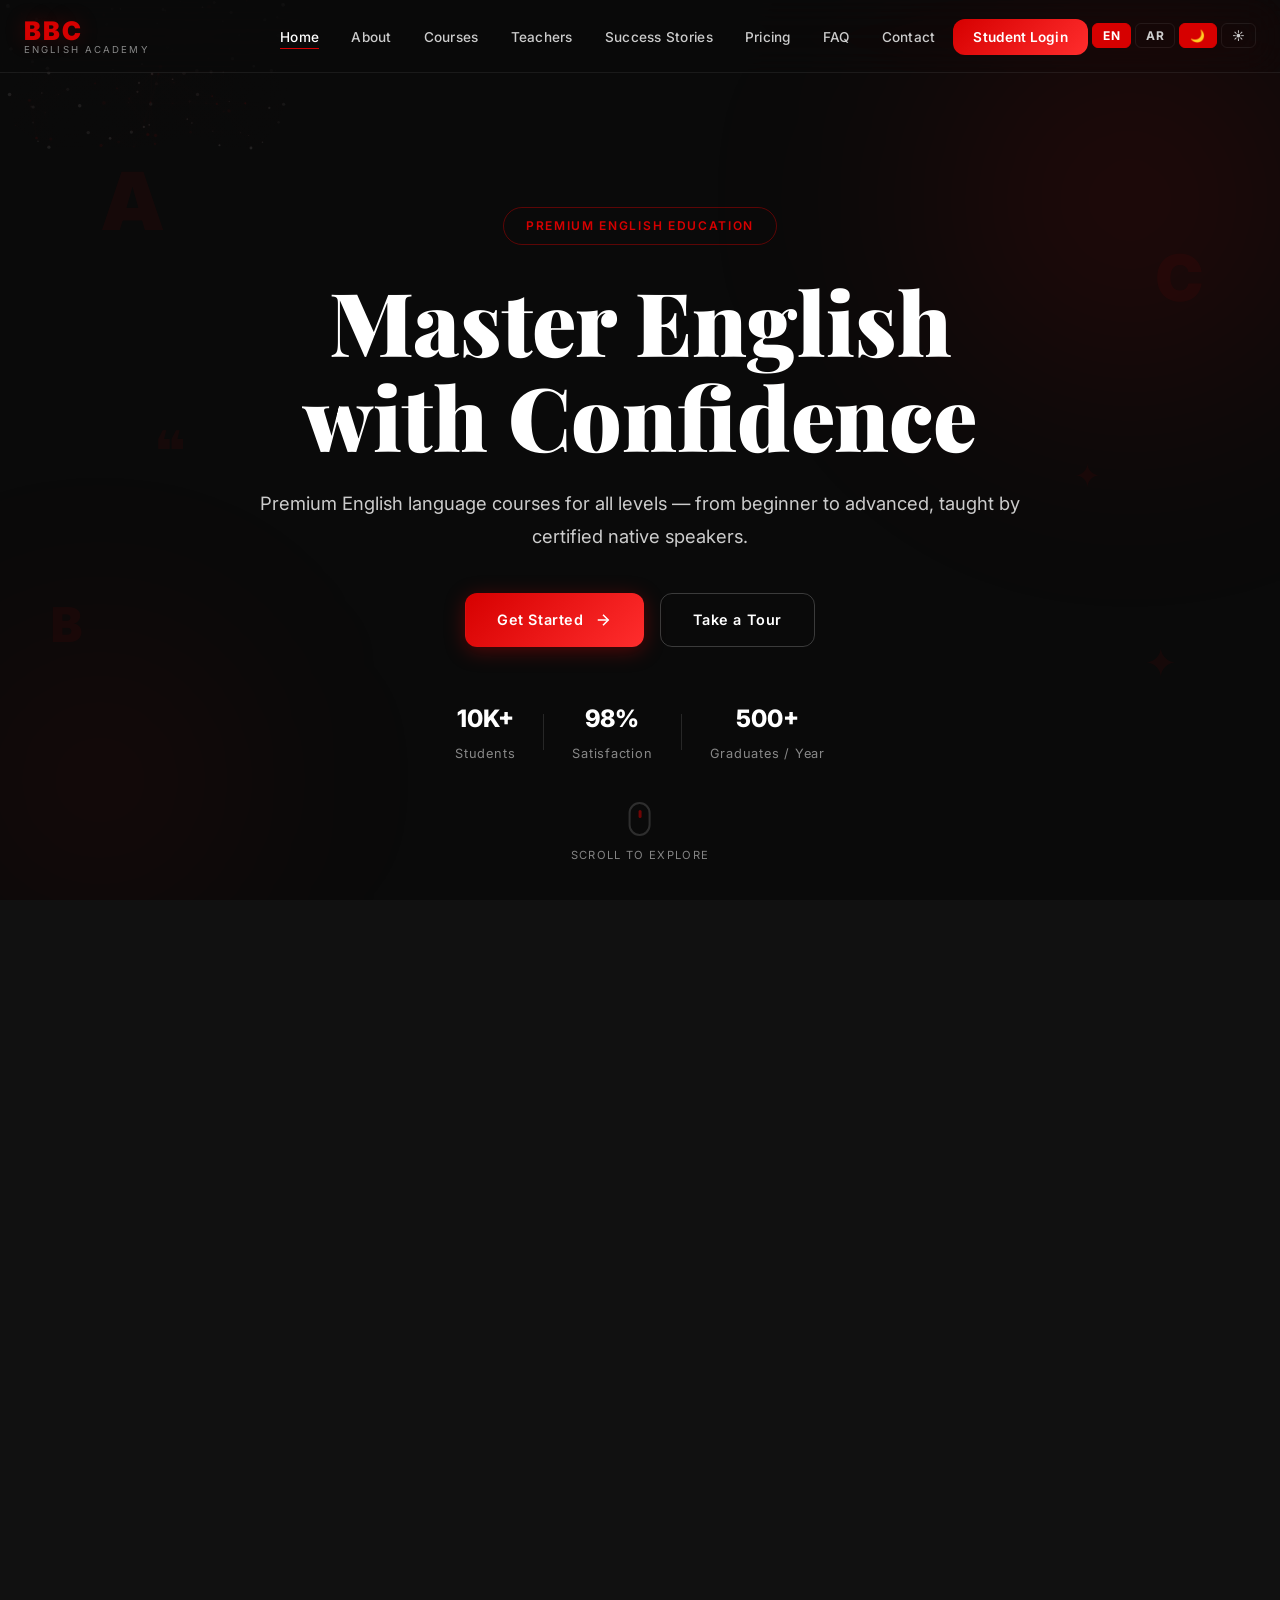
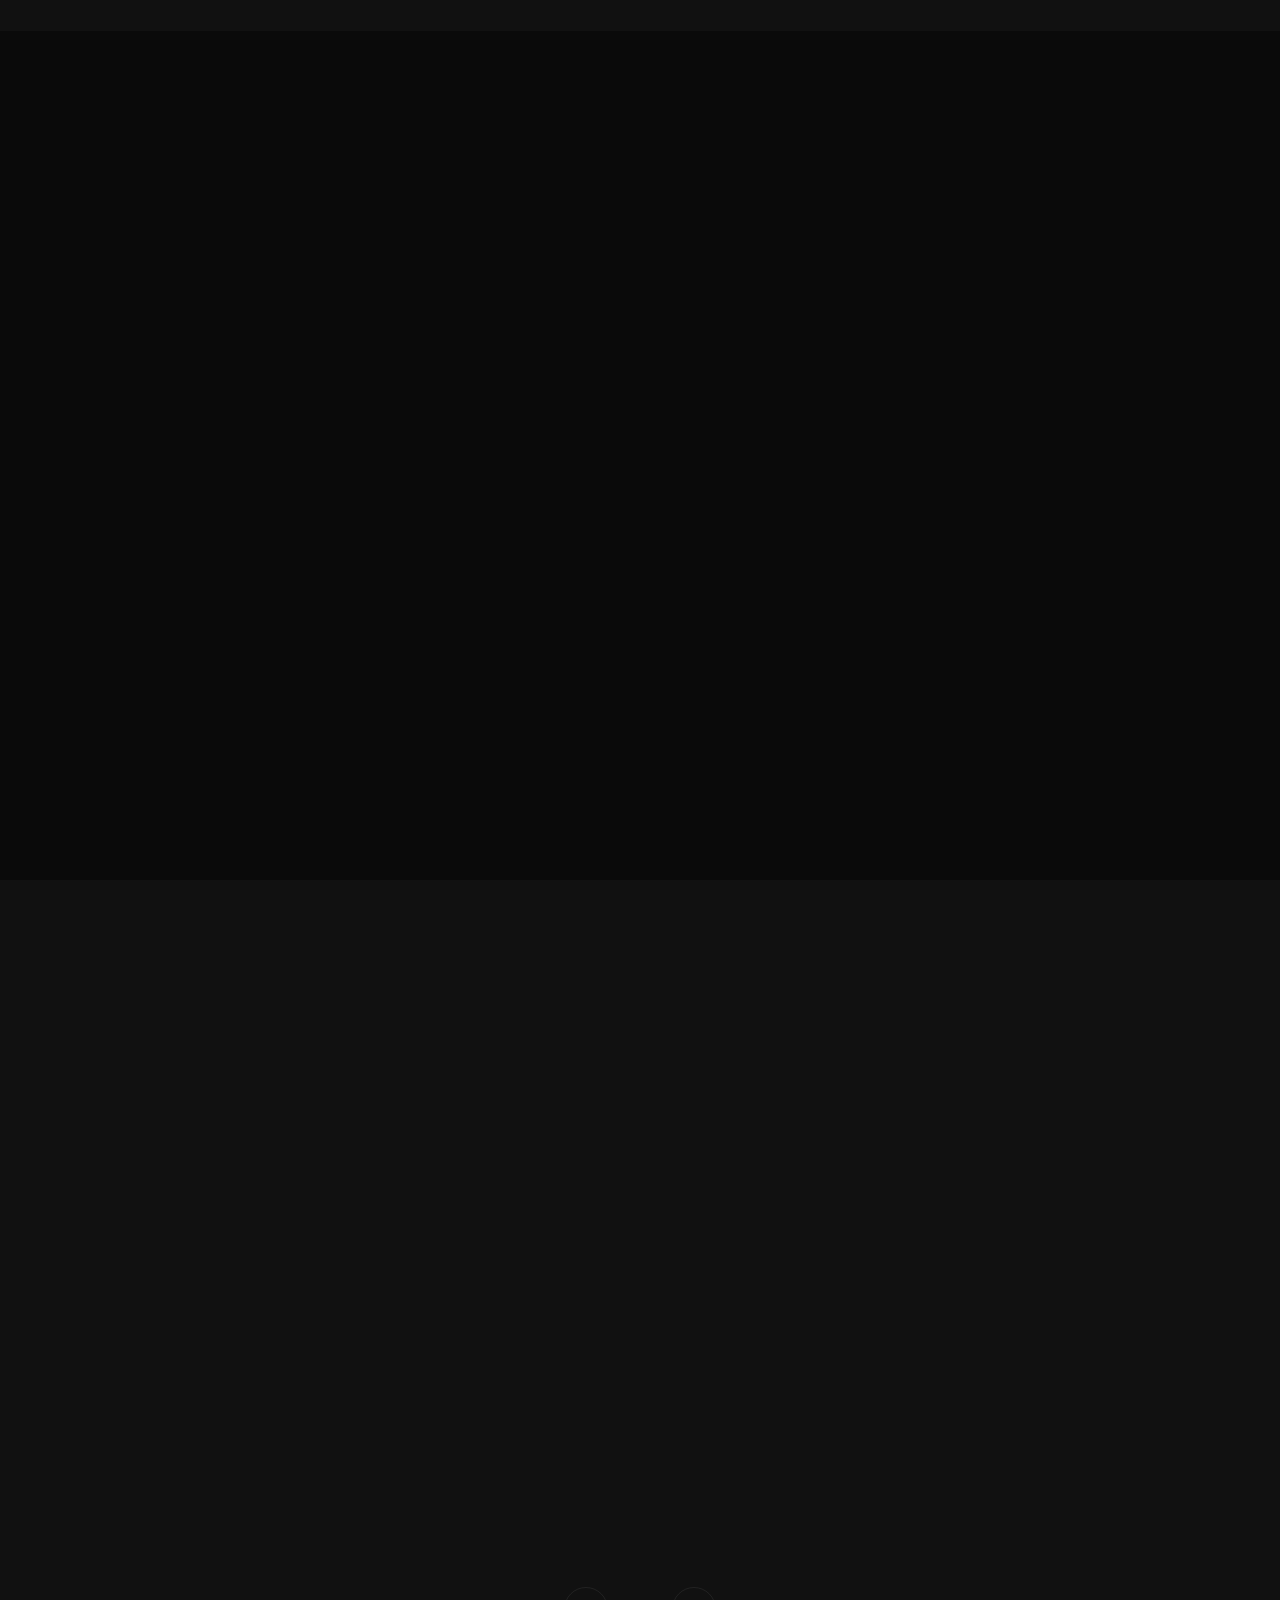
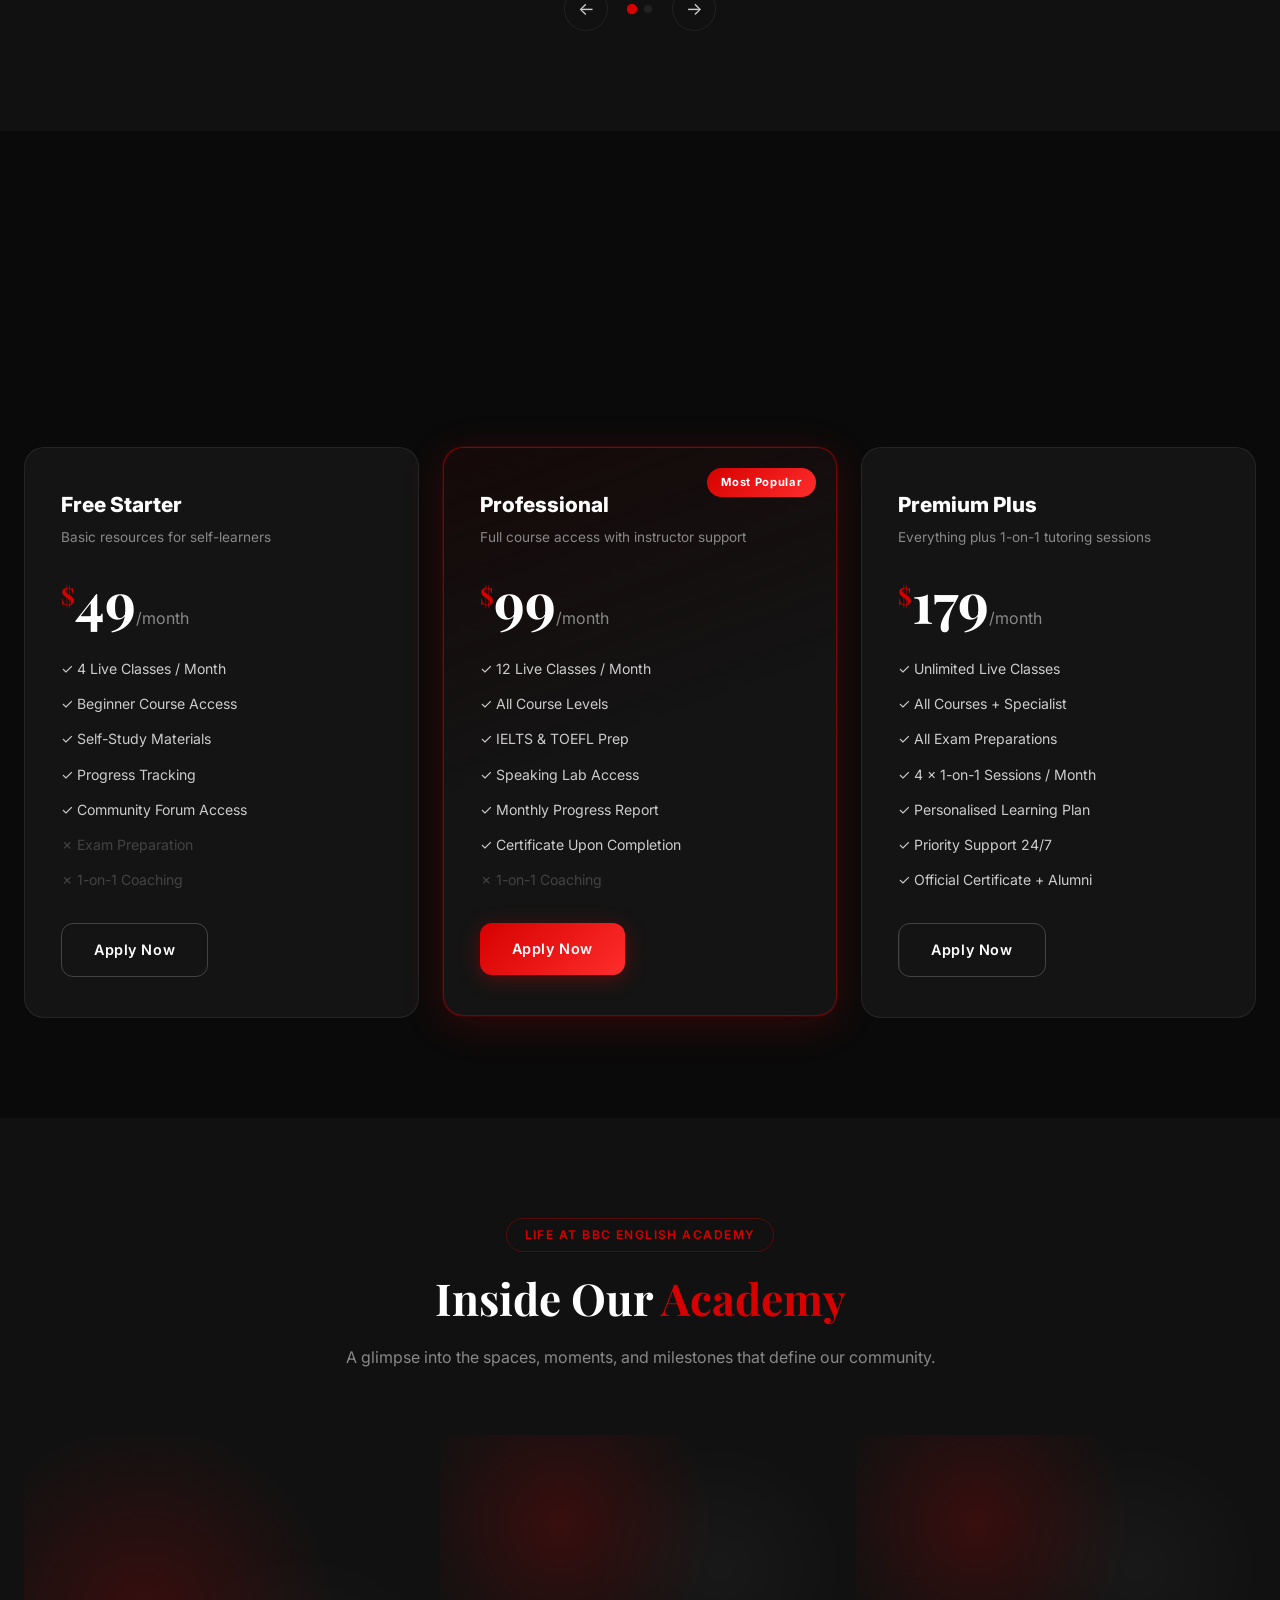
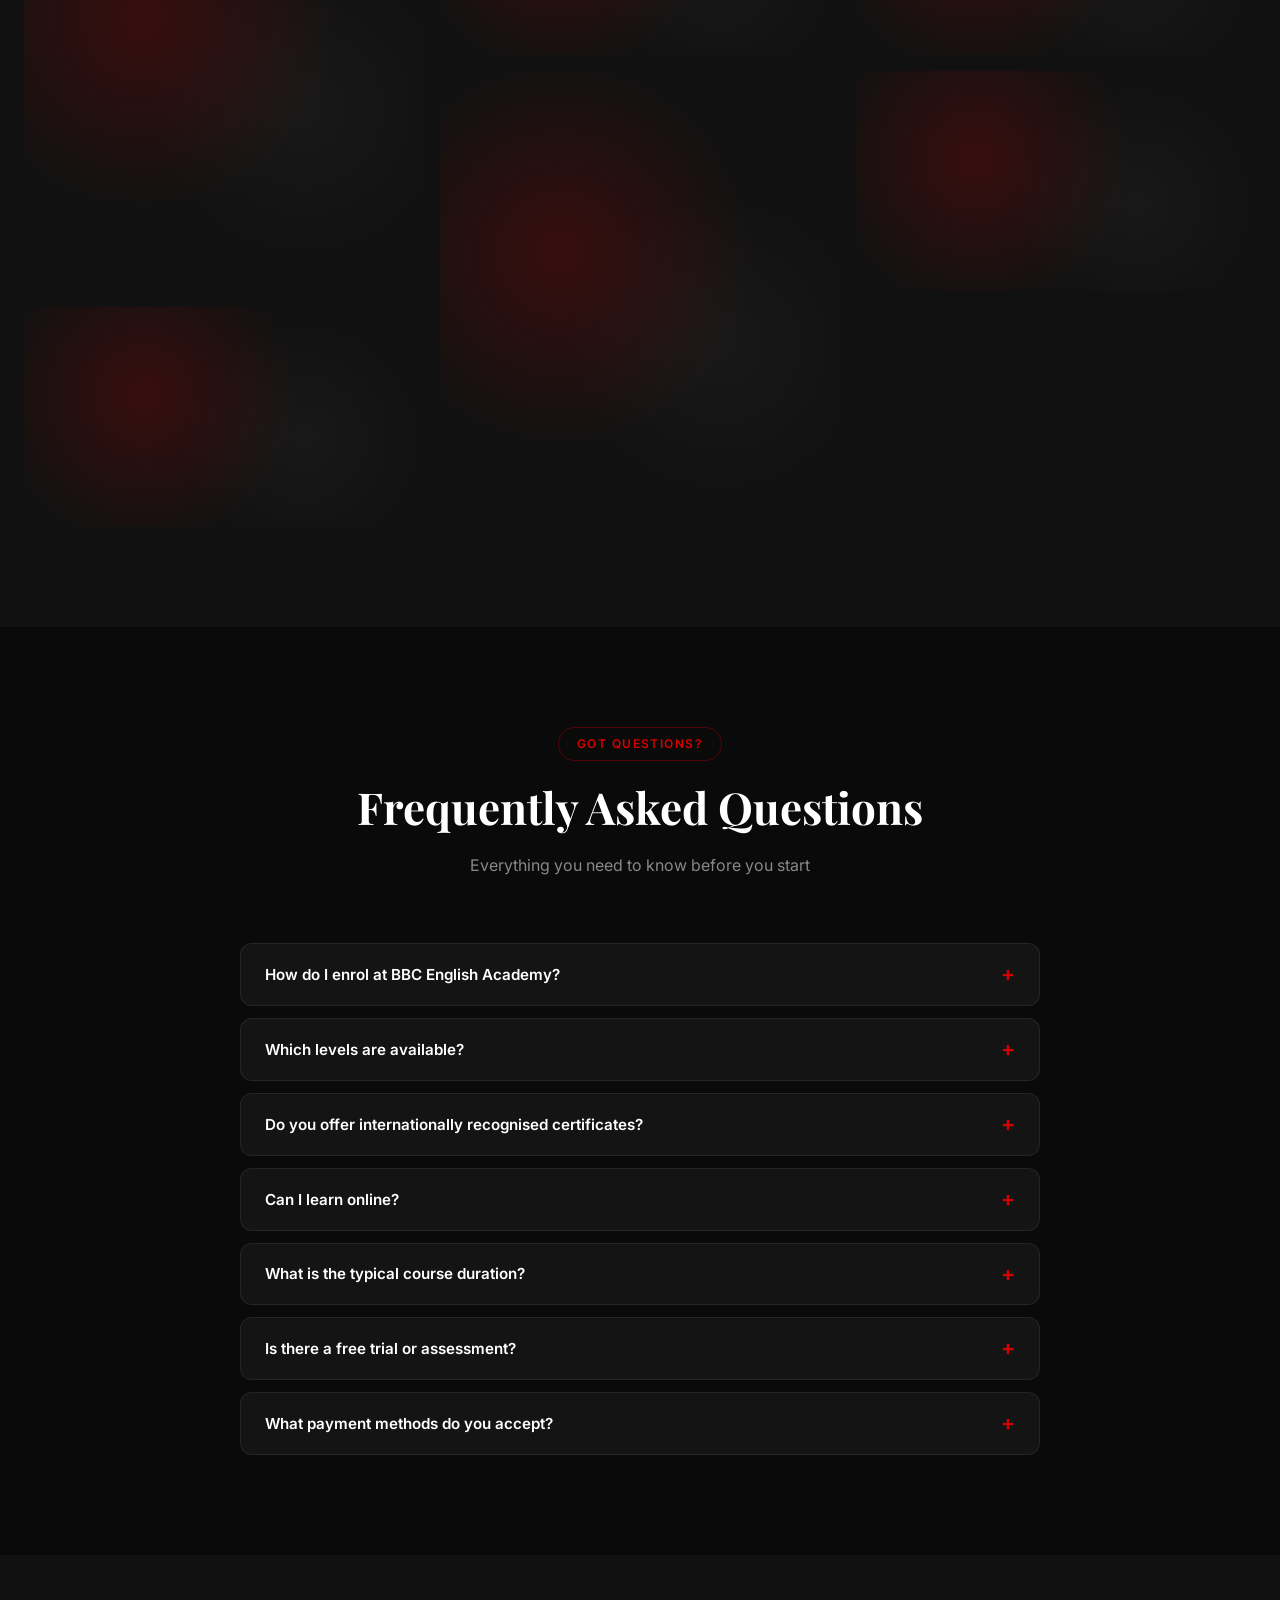
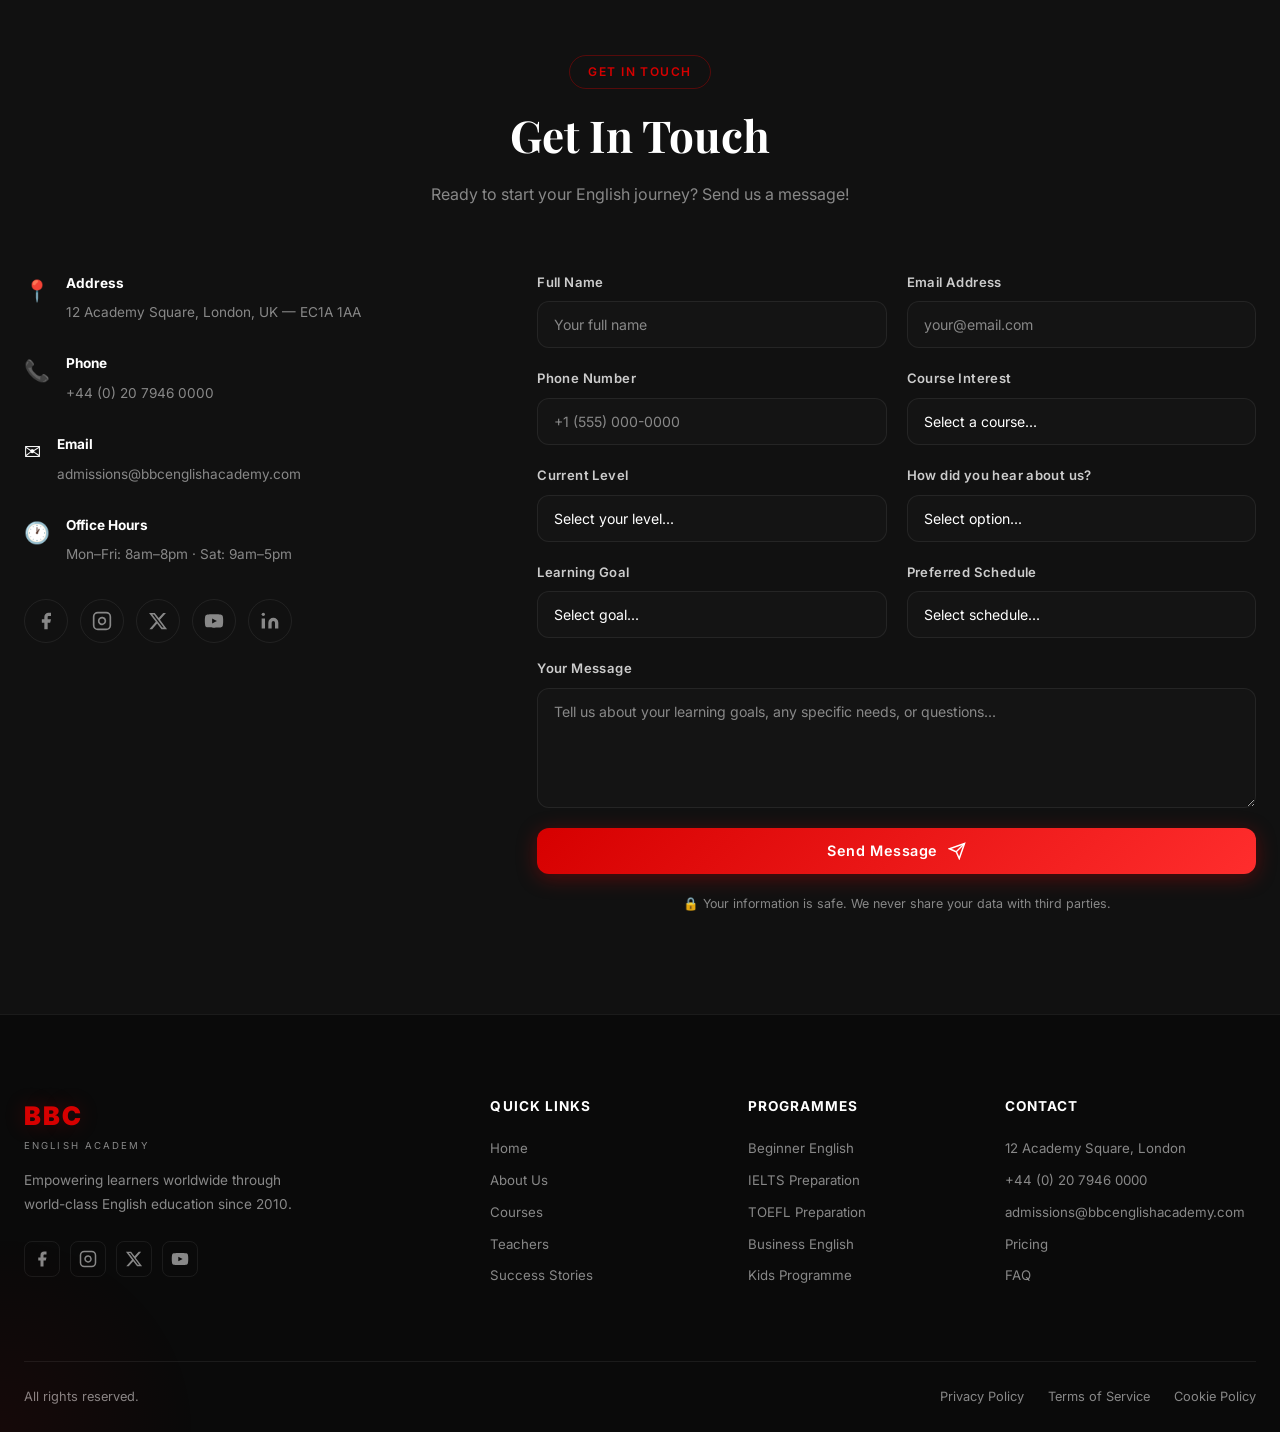
<file: admin.html>
<!DOCTYPE html>
<html lang="en">
<head>
  <meta charset="UTF-8" />
  <meta name="viewport" content="width=device-width, initial-scale=1.0" />
  <meta name="description" content="BBC English Academy — Admin Dashboard" />
  <title>Admin Dashboard | BBC English Academy</title>
  <link rel="preconnect" href="https://fonts.googleapis.com" />
  <link rel="preconnect" href="https://fonts.gstatic.com" crossorigin />
  <link href="https://fonts.googleapis.com/css2?family=Inter:wght@300;400;500;600;700;800;900&family=Playfair+Display:wght@400;600;700;900&display=swap" rel="stylesheet" />
  <link rel="stylesheet" href="dashboard.css" />
  <link rel="stylesheet" href="admin.css" />
  <script src="translations.js"></script>
</head>
<body>

  <nav id="navbar">
    <div class="nav-container">
      <a href="index.html" class="nav-logo">
        <span class="logo-bbc">BBC</span>
        <span class="logo-sub">English Academy</span>
      </a>
      <div class="nav-user">
        <span>Administrator</span>
        <button class="admin-hamburger" id="admin-hamburger">☰ Menu</button>
        <button class="btn-logout" id="btn-logout">Logout</button>
      </div>
    </div>
  </nav>

  <div class="admin-container">
    <aside class="admin-sidebar">
      <nav class="admin-nav">
        <a href="#overview" class="admin-link active" data-section="overview">
          <span class="icon">📊</span>
          <span data-i18n="admin-overview">Overview</span>
        </a>
        <a href="#students" class="admin-link" data-section="students">
          <span class="icon">👥</span>
          <span data-i18n="admin-students">Students</span>
        </a>
        <a href="#courses" class="admin-link" data-section="courses">
          <span class="icon">📚</span>
          <span data-i18n="admin-courses">Courses</span>
        </a>
        <a href="#applications" class="admin-link" data-section="applications">
          <span class="icon">📝</span>
          <span data-i18n="admin-apps">Applications</span>
        </a>
        <a href="#analytics" class="admin-link" data-section="analytics">
          <span class="icon">📈</span>
          <span data-i18n="admin-analytics">Analytics</span>
        </a>
        <div class="sidebar-toggles">
          <button class="nav-icon-btn lang-btn active" data-lang="en" onclick="setLang('en')" title="English">EN</button>
          <button class="nav-icon-btn lang-btn" data-lang="ar" onclick="setLang('ar')" title="العربية">AR</button>
          <button class="nav-icon-btn theme-btn active" data-theme="dark" onclick="setTheme('dark')" title="Dark">🌙</button>
          <button class="nav-icon-btn theme-btn" data-theme="light" onclick="setTheme('light')" title="Light">☀️</button>
        </div>
      </nav>
    </aside>

    <main class="admin-main">
      <!-- OVERVIEW SECTION -->
      <section id="overview" class="section active">
        <div class="admin-header">
          <h1>Dashboard Overview</h1>
          <button class="btn-add" id="quick-add-student">+ Add Student</button>
        </div>

        <div class="stats-overview">
          <div class="stat-card">
            <div class="stat-icon">👥</div>
            <div class="stat-num" id="total-students">0</div>
            <div class="stat-label" data-i18n="admin-total-students">Total Students</div>
          </div>
          <div class="stat-card">
            <div class="stat-icon">✅</div>
            <div class="stat-num" id="active-students">0</div>
            <div class="stat-label" data-i18n="admin-active">Active Students</div>
          </div>
          <div class="stat-card">
            <div class="stat-icon">🎓</div>
            <div class="stat-num" id="total-courses">0</div>
            <div class="stat-label" data-i18n="admin-total-courses">Total Courses</div>
          </div>
          <div class="stat-card">
            <div class="stat-icon">📝</div>
            <div class="stat-num" id="new-applications">0</div>
            <div class="stat-label" data-i18n="admin-new-apps">New Applications</div>
          </div>
        </div>

        <div class="enrollment-chart">
          <h3>Course Enrollment Breakdown</h3>
          <div class="chart-bars" id="enrollment-bars">
            <div class="loading" data-i18n="dash-loading">Loading...</div>
          </div>
        </div>

        <div class="data-table-container">
          <div class="data-table-header">
            <h2>Recent Applications</h2>
          </div>
          <table class="data-table" id="recent-apps-table">
            <thead>
              <tr>
                <th>Name</th>
                <th>Course</th>
                <th>Date</th>
                <th>Status</th>
              </tr>
            </thead>
            <tbody id="recent-apps-body">
              <tr><td colspan="4" class="loading" data-i18n="dash-loading">Loading...</td></tr>
            </tbody>
          </table>
        </div>
      </section>

      <!-- STUDENTS SECTION -->
      <section id="students" class="section">
        <div class="admin-header">
          <h1 data-i18n="admin-students">Students Management</h1>
          <button class="btn-add" id="btn-add-student" data-i18n="admin-add-student">+ Add Student</button>
        </div>

        <div class="data-table-container">
          <div class="data-table-header">
            <h2>All Students</h2>
            <div class="table-actions">
              <input type="text" class="search-input" id="search-students" placeholder="Search students..." data-i18n="admin-search">
            </div>
          </div>
          <table class="data-table" id="students-table">
            <thead>
              <tr>
                <th>ID</th>
                <th>Name</th>
                <th>Username</th>
                <th>Courses</th>
                <th>Status</th>
                <th>Joined</th>
                <th>Actions</th>
              </tr>
            </thead>
            <tbody id="students-body">
              <tr><td colspan="7" class="loading" data-i18n="dash-loading">Loading...</td></tr>
            </tbody>
          </table>
        </div>
      </section>

      <!-- COURSES SECTION -->
      <section id="courses" class="section">
        <div class="admin-header">
          <h1 data-i18n="admin-courses">Courses Management</h1>
          <button class="btn-add" id="btn-add-course" data-i18n="admin-add-course">+ Add Course</button>
        </div>

        <div class="data-table-container">
          <div class="data-table-header">
            <h2>All Courses</h2>
            <div class="table-actions">
              <input type="text" class="search-input" id="search-courses" placeholder="Search courses..." data-i18n="admin-search">
            </div>
          </div>
          <table class="data-table" id="courses-table">
            <thead>
              <tr>
                <th>ID</th>
                <th>Course Name</th>
                <th>Level</th>
                <th>Duration</th>
                <th>Students</th>
                <th>Status</th>
                <th>Actions</th>
              </tr>
            </thead>
            <tbody id="courses-body">
              <tr><td colspan="7" class="loading" data-i18n="dash-loading">Loading...</td></tr>
            </tbody>
          </table>
        </div>
      </section>

      <!-- APPLICATIONS SECTION -->
      <section id="applications" class="section">
        <div class="admin-header">
          <h1 data-i18n="admin-apps">Applications</h1>
        </div>

        <div class="data-table-container">
          <div class="data-table-header">
            <h2>All Applications</h2>
            <div class="table-actions">
              <input type="text" class="search-input" id="search-applications" placeholder="Search applications..." data-i18n="admin-search">
              <select class="search-input" id="filter-status">
                <option value="">All Status</option>
                <option value="New">New</option>
                <option value="Contacted">Contacted</option>
                <option value="Enrolled">Enrolled</option>
                <option value="Rejected">Rejected</option>
              </select>
            </div>
          </div>
          <table class="data-table" id="applications-table">
            <thead>
              <tr>
                <th>ID</th>
                <th>Name</th>
                <th>Email</th>
                <th>Phone</th>
                <th>Course</th>
                <th>Date</th>
                <th>Status</th>
                <th>Actions</th>
              </tr>
            </thead>
            <tbody id="applications-body">
              <tr><td colspan="8" class="loading" data-i18n="dash-loading">Loading...</td></tr>
            </tbody>
          </table>
        </div>
      </section>

      <!-- ANALYTICS SECTION -->
      <section id="analytics" class="section">
        <div class="admin-header">
          <h1>Analytics</h1>
        </div>

        <div class="analytics-grid">
          <div class="analytics-card">
            <h3>Total Applications</h3>
            <div class="big-number" id="analytics-total-apps">0</div>
          </div>
          <div class="analytics-card">
            <h3>Conversion Rate</h3>
            <div class="big-number" id="analytics-conversion">0%</div>
          </div>
          <div class="analytics-card">
            <h3>Active Students</h3>
            <div class="big-number" id="analytics-active">0</div>
          </div>
          <div class="analytics-card">
            <h3>Graduates</h3>
            <div class="big-number" id="analytics-graduates">0</div>
          </div>
        </div>

        <div class="enrollment-chart">
          <h3>Top Courses by Enrollment</h3>
          <div class="chart-bars" id="top-courses-bars">
            <div class="loading" data-i18n="dash-loading">Loading...</div>
          </div>
        </div>
      </section>
    </main>
  </div>

  <!-- Modal -->
  <div class="modal" id="modal">
    <div class="modal-backdrop"></div>
    <div class="modal-content" id="modal-content">
      <button class="modal-close" id="modal-close">✕</button>
      <div class="modal-body" id="modal-body"></div>
    </div>
  </div>

  <div class="toast" id="toast"></div>

  <script>
    var API_URL = 'https://script.google.com/macros/s/AKfycbyIRerxXXMGK74uodfKR9aFVles0Ipse0WlBHZaowg31W2YbfEylXMpBCH_K0HpSNBi/exec';
  </script>
  <script src="admin.js"></script>
</body>
</html>
</file>
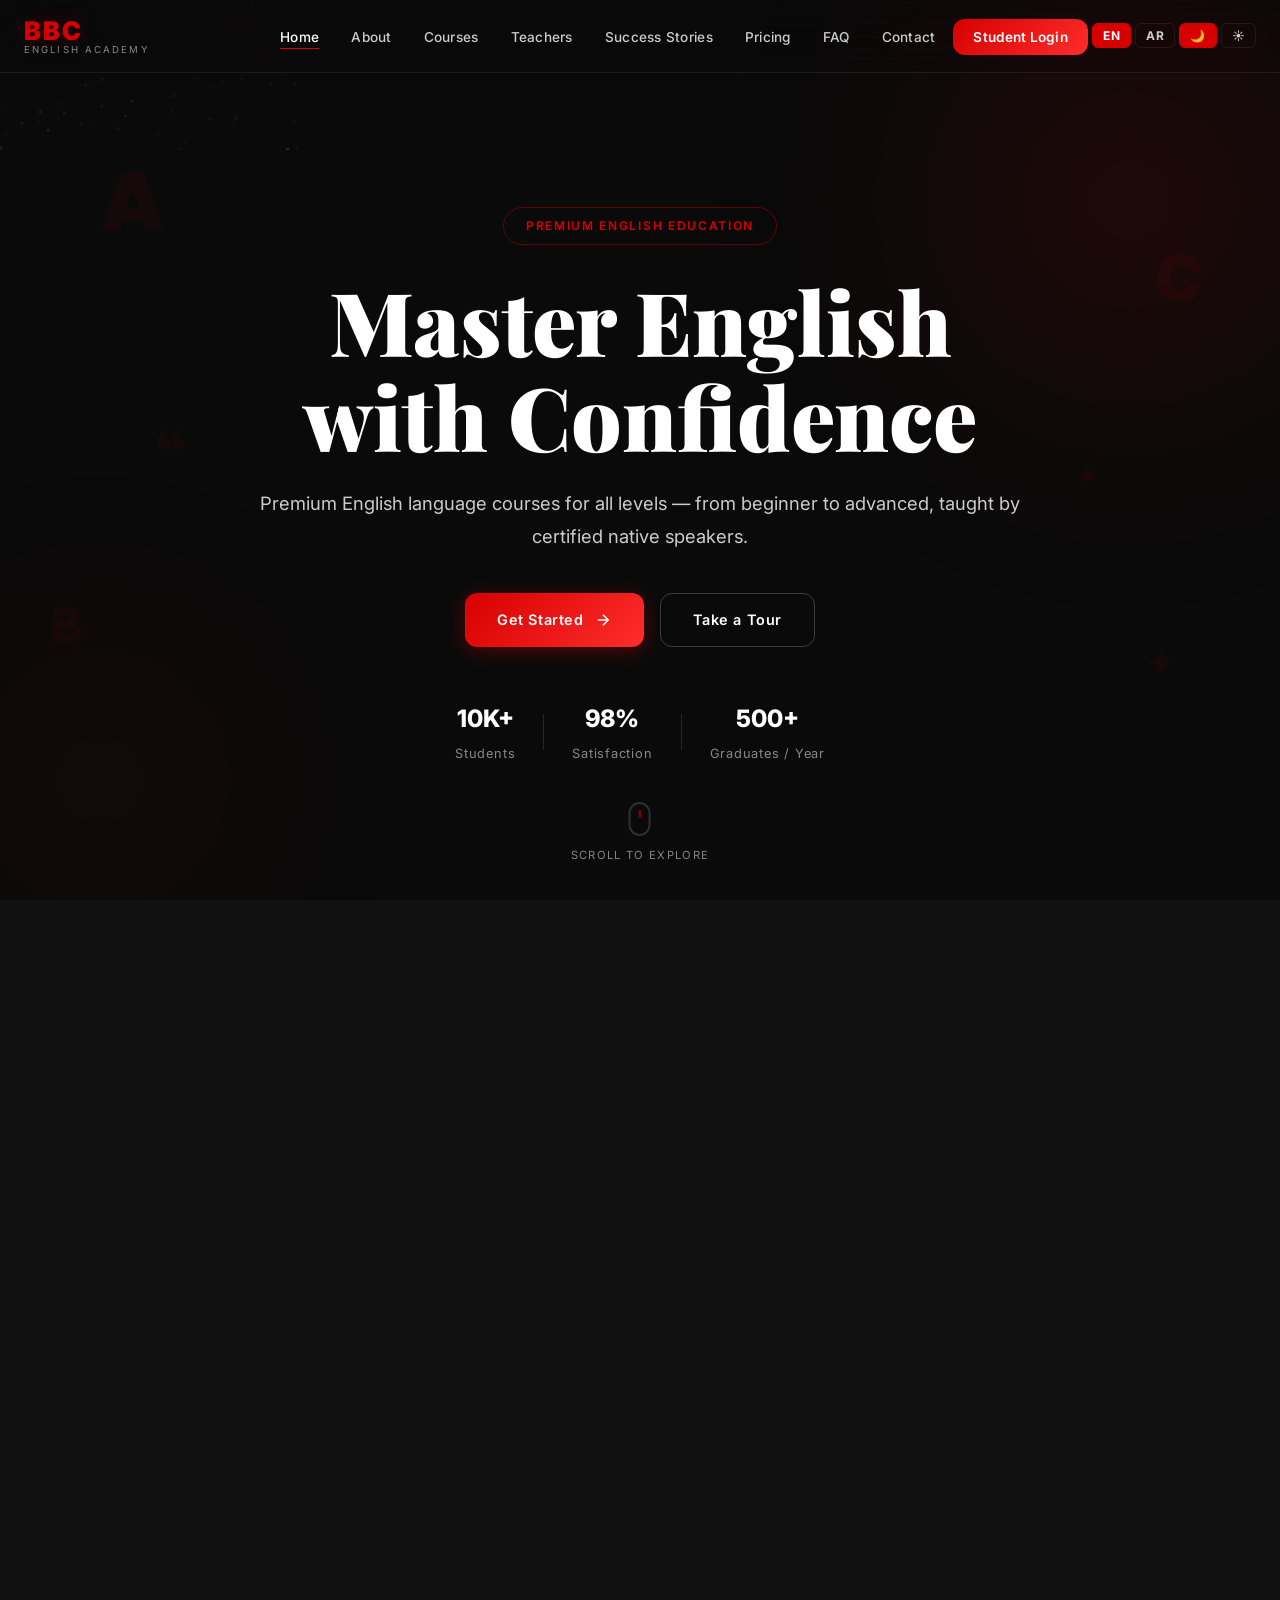
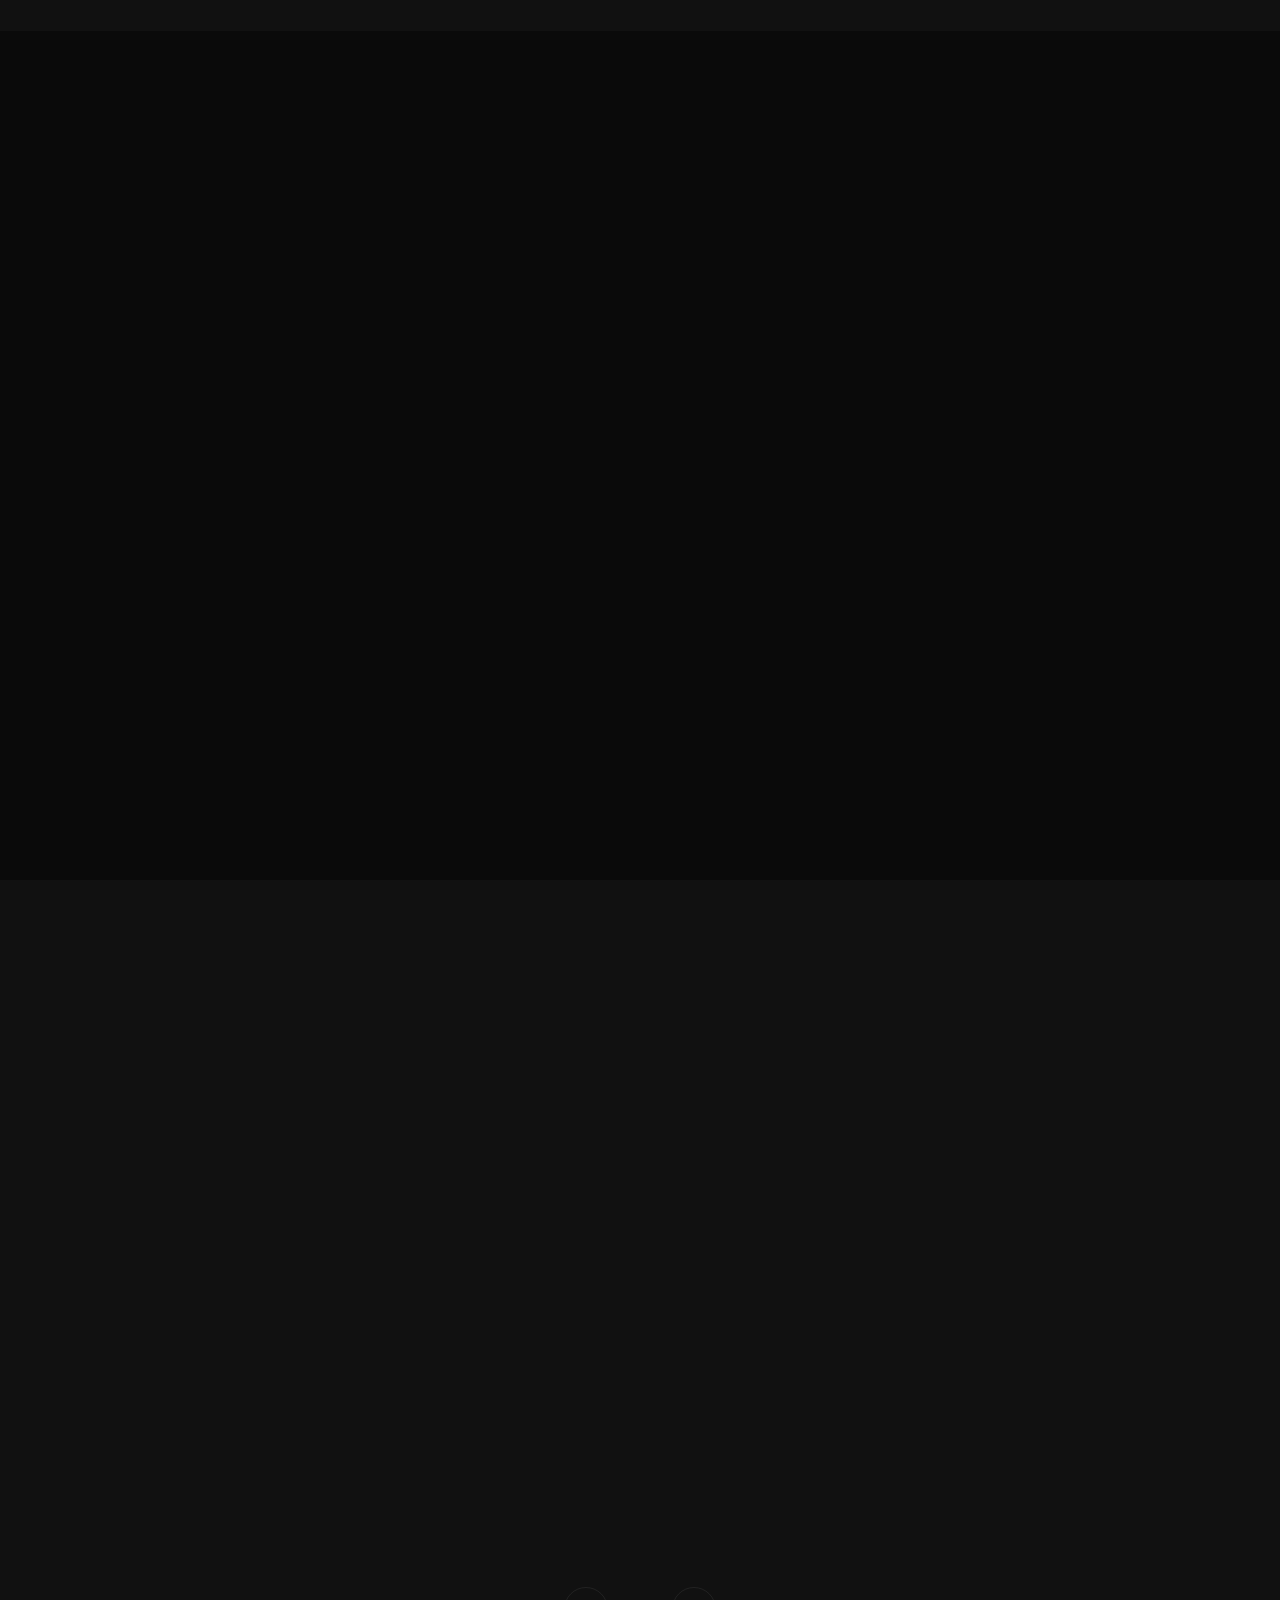
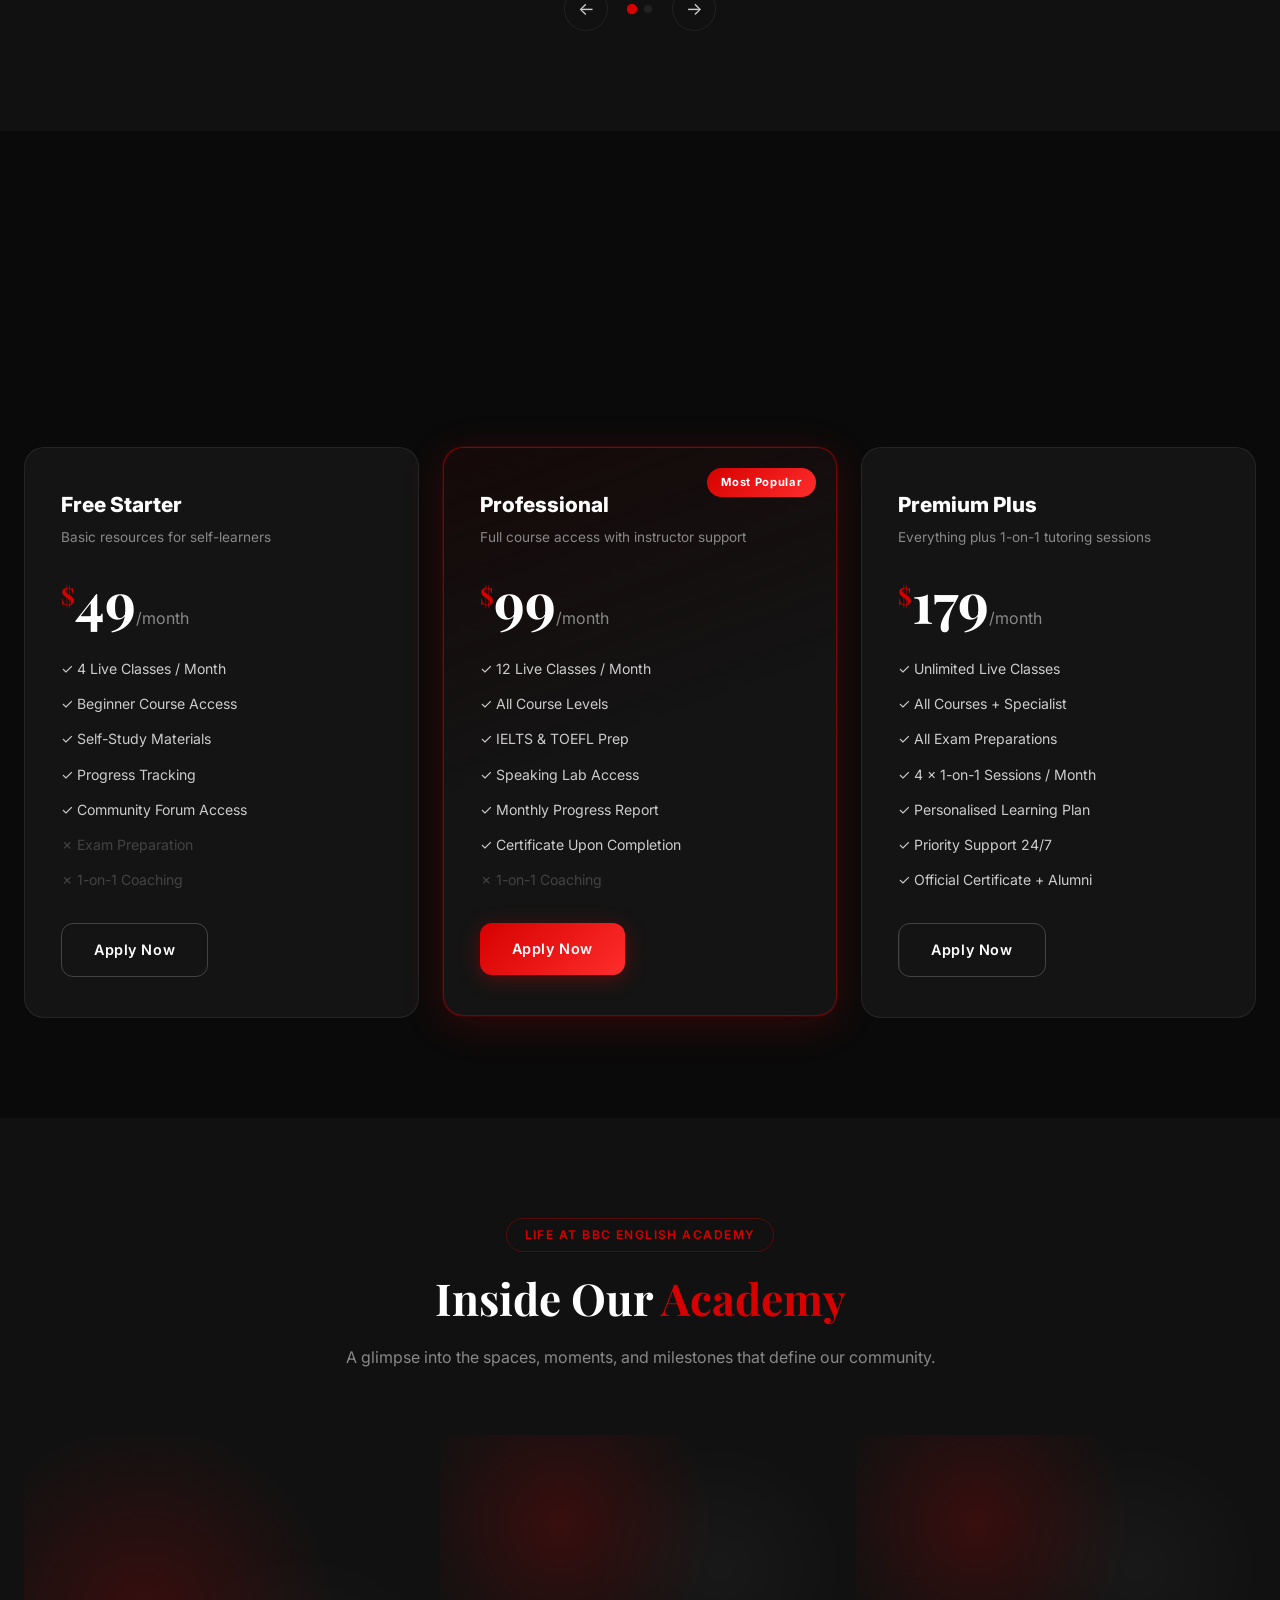
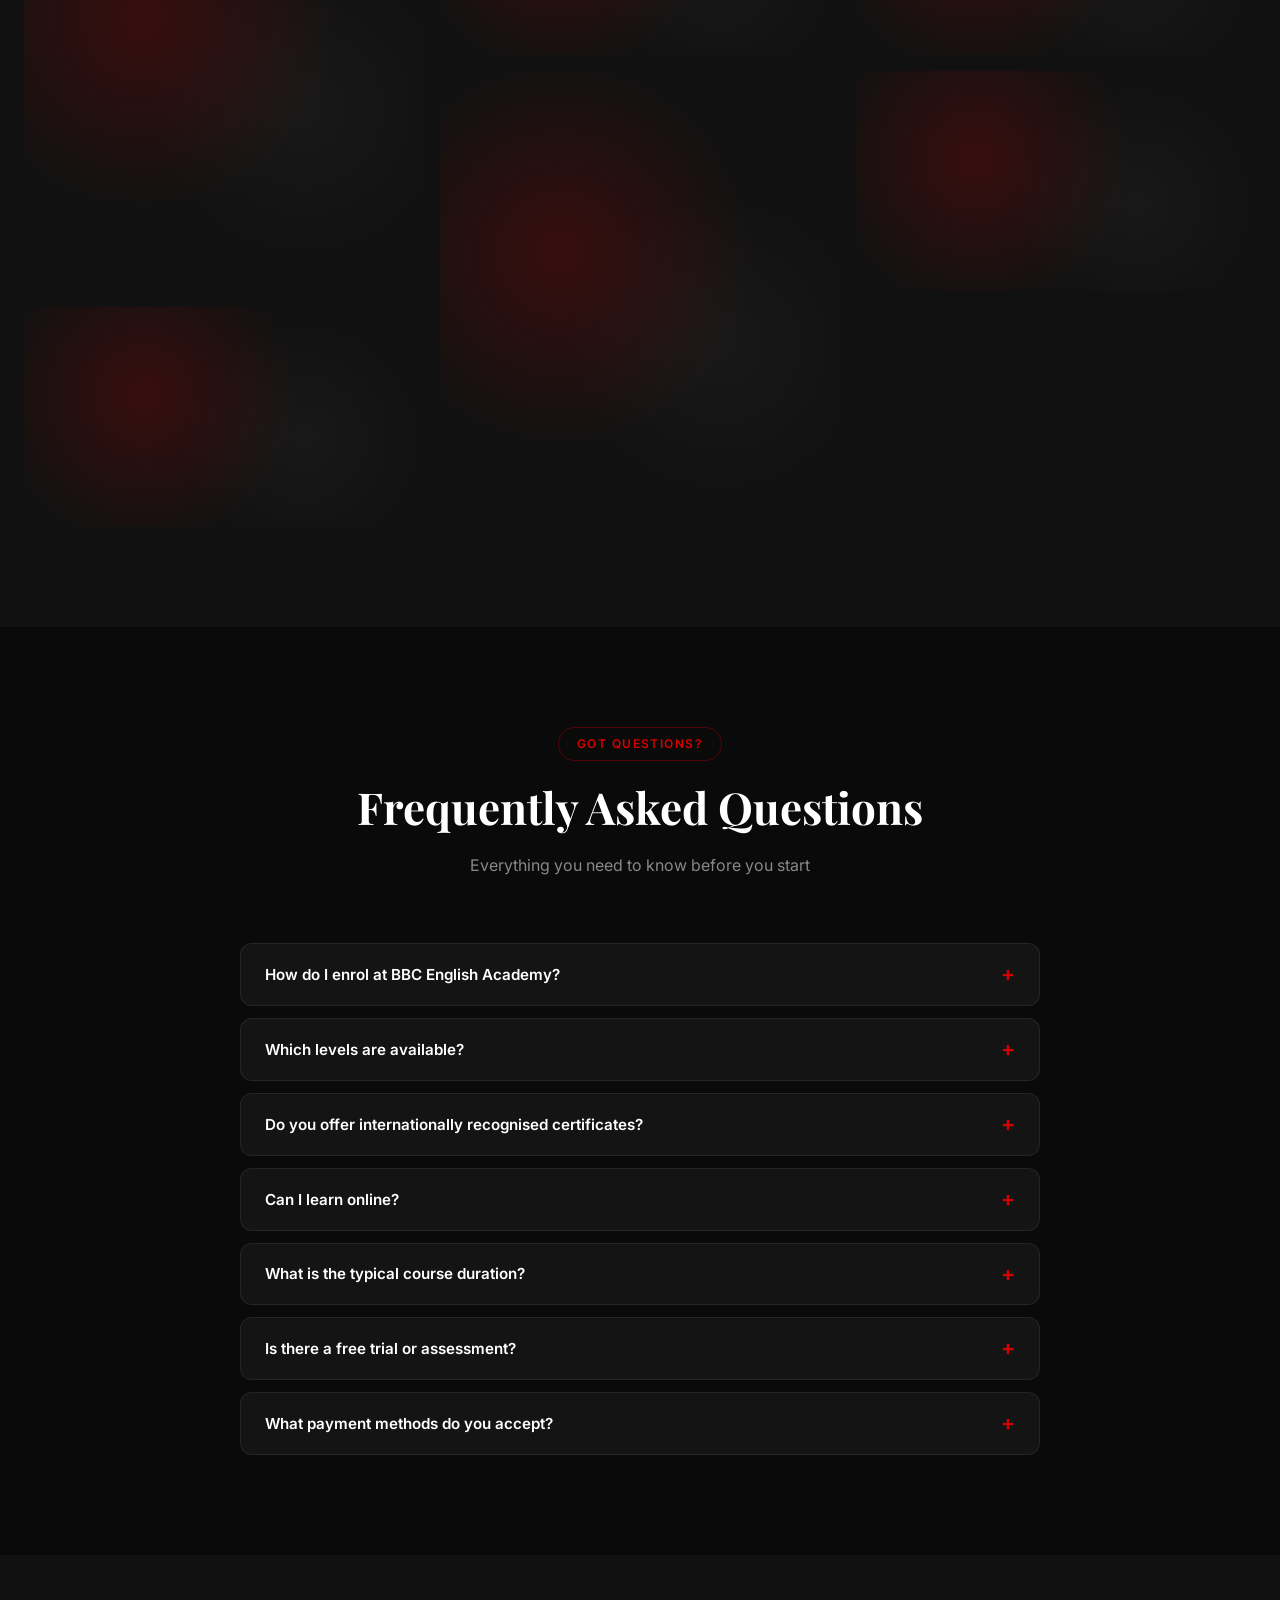
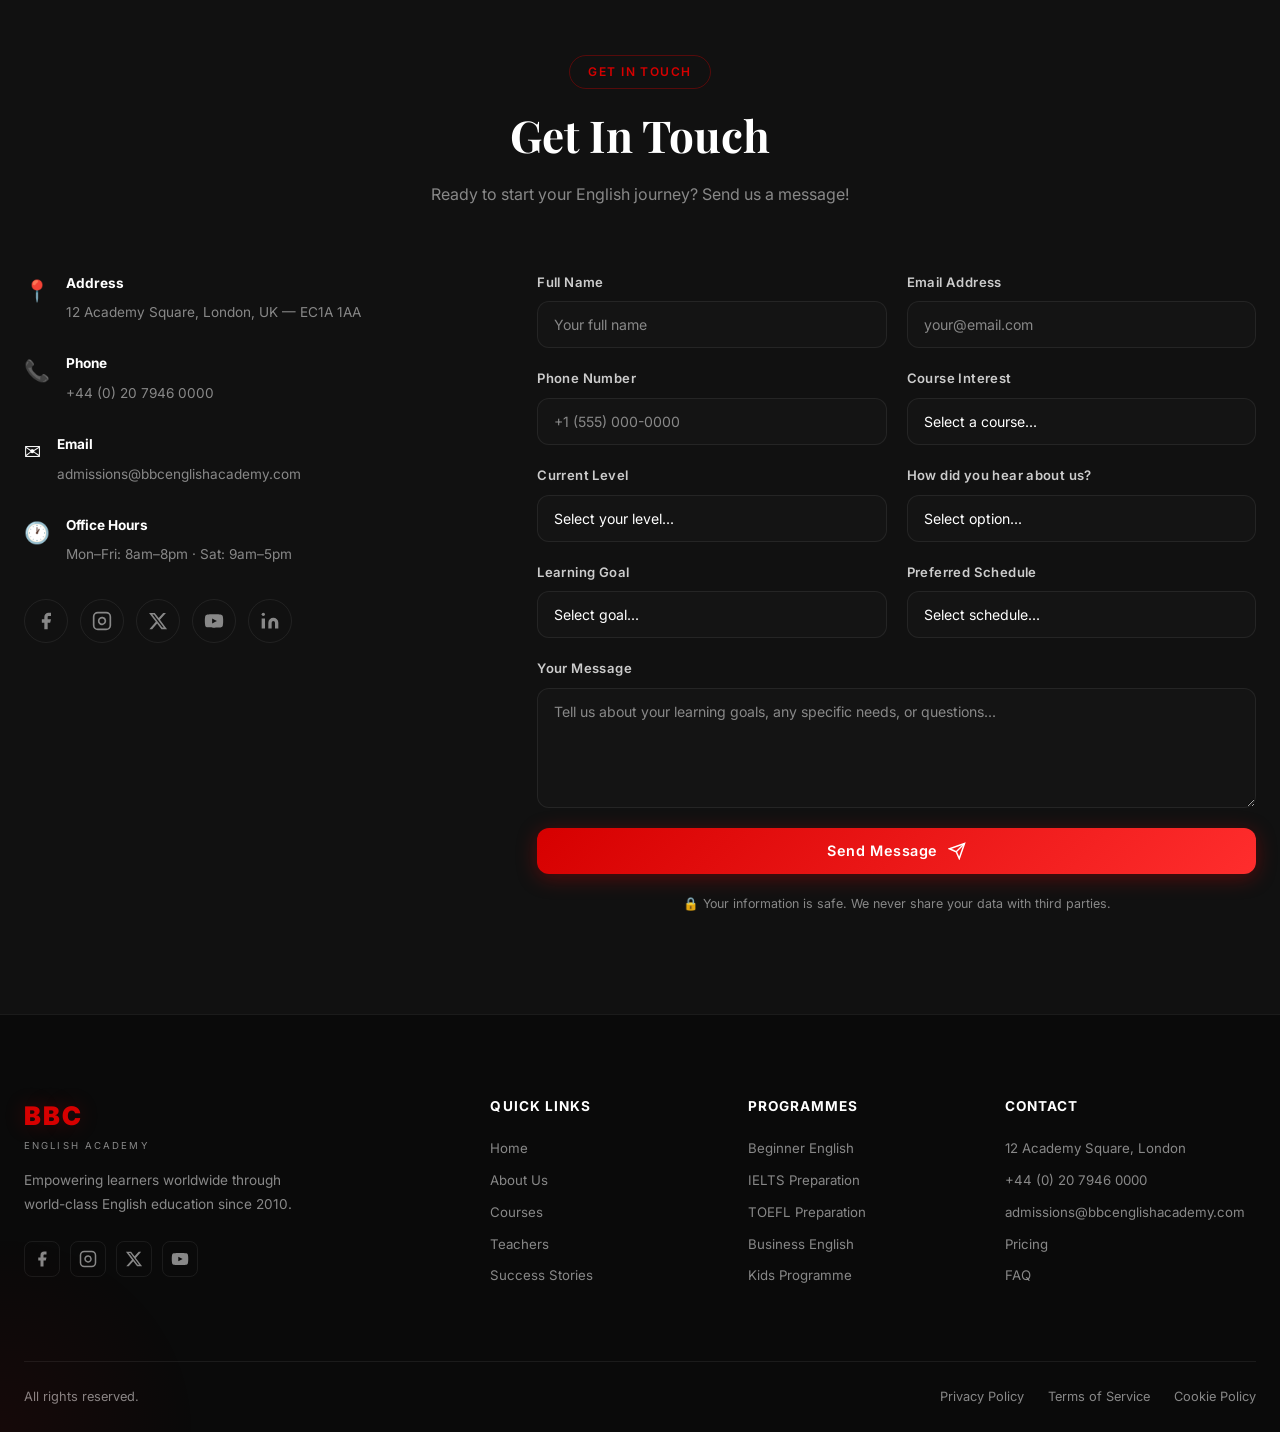
<file: dashboard.html>
<!DOCTYPE html>
<html lang="en">
<head>
  <meta charset="UTF-8" />
  <meta name="viewport" content="width=device-width, initial-scale=1.0" />
  <meta name="description" content="BBC English Academy — Student Dashboard" />
  <title>Student Dashboard | BBC English Academy</title>
  <link rel="preconnect" href="https://fonts.googleapis.com" />
  <link rel="preconnect" href="https://fonts.gstatic.com" crossorigin />
  <link href="https://fonts.googleapis.com/css2?family=Inter:wght@300;400;500;600;700;800;900&family=Playfair+Display:wght@400;600;700;900&display=swap" rel="stylesheet" />
  <link rel="stylesheet" href="dashboard.css" />
  <script src="translations.js"></script>
</head>
<body>

  <nav id="navbar">
    <div class="nav-container">
      <a href="index.html" class="nav-logo">
        <span class="logo-bbc">BBC</span>
        <span class="logo-sub">English Academy</span>
      </a>
      <div class="nav-user">
        <span id="user-name">Loading...</span>
        <button class="btn-logout" id="btn-logout" data-i18n="nav-logout">Logout</button>
      </div>
    </div>
  </nav>

  <div class="dashboard-container">
    <aside class="sidebar">
      <nav class="sidebar-nav">
        <a href="#overview" class="sidebar-link active" data-section="overview">
          <span class="icon">📊</span>
          <span data-i18n="dash-overview">Overview</span>
        </a>
        <a href="#courses" class="sidebar-link" data-section="courses">
          <span class="icon">📚</span>
          <span data-i18n="dash-courses">My Courses</span>
        </a>
        <a href="#profile" class="sidebar-link" data-section="profile">
          <span class="icon">👤</span>
          <span data-i18n="dash-profile">My Profile</span>
        </a>
        <a href="#announcements" class="sidebar-link" data-section="announcements">
          <span class="icon">📢</span>
          <span data-i18n="dash-announce">Announcements</span>
        </a>
        <div class="sidebar-toggles">
          <button class="nav-icon-btn lang-btn active" data-lang="en" onclick="setLang('en')" title="English">EN</button>
          <button class="nav-icon-btn lang-btn" data-lang="ar" onclick="setLang('ar')" title="العربية">AR</button>
          <button class="nav-icon-btn theme-btn active" data-theme="dark" onclick="setTheme('dark')" title="Dark">🌙</button>
          <button class="nav-icon-btn theme-btn" data-theme="light" onclick="setTheme('light')" title="Light">☀️</button>
        </div>
      </nav>
    </aside>

    <main class="main-content">
      <section id="overview" class="section active">
        <div class="section-header">
          <h1 data-i18n="dash-welcome">Welcome back, <span id="dashboard-name">Student</span>!</h1>
          <p>Here's your learning overview</p>
        </div>

        <div class="stats-grid">
          <div class="stat-card">
            <div class="stat-icon">📚</div>
            <div class="stat-info">
              <span class="stat-num" id="stat-enrolled">0</span>
              <span class="stat-label" data-i18n="dash-enrolled">Enrolled Courses</span>
            </div>
          </div>
          <div class="stat-card">
            <div class="stat-icon">✅</div>
            <div class="stat-info">
              <span class="stat-num" id="stat-completed">0</span>
              <span class="stat-label" data-i18n="dash-completed">Completed</span>
            </div>
          </div>
          <div class="stat-card">
            <div class="stat-icon">📈</div>
            <div class="stat-info">
              <span class="stat-num" id="stat-progress">0%</span>
              <span class="stat-label" data-i18n="dash-progress">Overall Progress</span>
            </div>
          </div>
          <div class="stat-card">
            <div class="stat-icon">📅</div>
            <div class="stat-info">
              <span class="stat-num" id="stat-days">0</span>
              <span class="stat-label">Days Learning</span>
            </div>
          </div>
        </div>

        <div class="recent-courses">
          <h2 data-i18n="dash-continue">Continue Learning</h2>
          <div class="course-list" id="recent-course-list">
            <div class="loading" data-i18n="dash-loading">Loading your courses...</div>
          </div>
        </div>
      </section>

      <section id="courses" class="section">
        <div class="section-header">
          <h1 data-i18n="dash-courses">My Courses</h1>
          <p>Access your enrolled courses and materials</p>
        </div>
        <div class="courses-grid" id="courses-grid">
          <div class="loading" data-i18n="dash-loading">Loading courses...</div>
        </div>
      </section>

      <section id="course-detail" class="section">
        <button class="btn-back" id="btn-back-courses" data-i18n="Back to Courses">← Back to Courses</button>
        <div class="course-detail-container">
          <div class="course-detail-header">
            <h1 id="detail-title">Course Title</h1>
            <div class="course-meta">
              <span class="badge" id="detail-level">Level</span>
              <span class="badge" id="detail-duration">Duration</span>
            </div>
          </div>
          <p class="course-description" id="detail-description"></p>
          <div class="progress-section">
            <div class="progress-header">
              <span>Course Progress</span>
              <span id="detail-progress">0%</span>
            </div>
            <div class="progress-bar">
              <div class="progress-fill" id="detail-progress-fill"></div>
            </div>
          </div>
          <div class="progress-update">
            <h2>Update Progress</h2>
            <div class="progress-controls">
              <button class="btn-action" onclick="updateProgress(25)">25%</button>
              <button class="btn-action" onclick="updateProgress(50)">50%</button>
              <button class="btn-action" onclick="updateProgress(75)">75%</button>
              <button class="btn-action" onclick="updateProgress(100)">100% Complete</button>
            </div>
          </div>
          <div class="materials-section">
            <h2 data-i18n="dash-materials">Course Materials</h2>
            <div class="materials-list" id="materials-list">
              <div class="loading" data-i18n="dash-loading">Loading materials...</div>
            </div>
          </div>
        </div>
      </section>

      <section id="profile" class="section">
        <div class="section-header">
          <h1 data-i18n="dash-profile">My Profile</h1>
          <p>Update your information</p>
        </div>
        <div class="profile-container">
          <div class="profile-avatar">
            <div class="avatar" id="profile-avatar">S</div>
          </div>
          <form class="profile-form" id="profile-form">
            <div class="form-row">
              <div class="form-group">
                <label data-i18n="contact-name">Full Name</label>
                <input type="text" id="profile-name" required />
              </div>
              <div class="form-group">
                <label>Username</label>
                <input type="text" id="profile-username" disabled />
              </div>
            </div>
            <div class="form-row">
              <div class="form-group">
                <label data-i18n="contact-email">Email</label>
                <input type="email" id="profile-email" required />
              </div>
              <div class="form-group">
                <label data-i18n="contact-phone">Phone</label>
                <input type="tel" id="profile-phone" />
              </div>
            </div>
            <div class="form-group">
              <label data-i18n="dash-new-pass">New Password (leave blank to keep current)</label>
              <input type="password" id="profile-password" placeholder="Enter new password" />
            </div>
            <div class="form-group">
              <label data-i18n="dash-confirm-pass">Confirm New Password</label>
              <input type="password" id="profile-password-confirm" placeholder="Confirm new password" />
            </div>
            <button type="submit" class="btn btn-primary" data-i18n="dash-save">Save Changes</button>
          </form>
        </div>
      </section>

      <section id="announcements" class="section">
        <div class="section-header">
          <h1 data-i18n="dash-announce">Announcements</h1>
          <p>Latest updates from BBC English Academy</p>
        </div>
        <div class="announcements-list" id="announcements-list">
          <div class="announcement-card">
            <span class="announcement-date">June 2025</span>
            <h3>Welcome to BBC English Academy!</h3>
            <p>We're excited to have you on board. Explore your courses and start your learning journey today.</p>
          </div>
          <div class="announcement-card">
            <span class="announcement-date">June 2025</span>
            <h3>New Courses Available</h3>
            <p>We've added new specialist courses including Business English and IELTS Preparation. Check them out!</p>
          </div>
        </div>
      </section>
    </main>
  </div>

  <div class="modal" id="course-modal">
    <div class="modal-backdrop"></div>
    <div class="modal-content">
      <button class="modal-close" id="modal-close">✕</button>
      <div class="modal-body" id="modal-body"></div>
    </div>
  </div>

  <div class="toast" id="toast"></div>

  <script>
    var API_URL = 'https://script.google.com/macros/s/AKfycbyIRerxXXMGK74uodfKR9aFVles0Ipse0WlBHZaowg31W2YbfEylXMpBCH_K0HpSNBi/exec';
  </script>
  <script src="dashboard.js"></script>
</body>
</html>
</file>
<file: style.css>
/* ============================================================
   BBC English Academy — style.css
   ============================================================ */

/* ---------- CSS Variables ---------- */
:root {
  --bg:        #0A0A0A;
  --bg-2:      #111111;
  --bg-3:      #181818;
  --bg-card:   #141414;
  --red:       #D60000;
  --red-bright:#FF2D2D;
  --red-glow:  rgba(214,0,0,0.25);
  --white:     #FFFFFF;
  --gray:      #CCCCCC;
  --gray-dim:  #888888;
  --border:    rgba(255,255,255,0.07);
  --font-sans: 'Inter', system-ui, sans-serif;
  --font-serif:'Playfair Display', Georgia, serif;
  --radius:    12px;
  --radius-lg: 20px;
  --shadow:    0 8px 40px rgba(0,0,0,0.5);
  --shadow-red:0 8px 40px rgba(214,0,0,0.2);
  --transition:0.35s cubic-bezier(0.4,0,0.2,1);
}
:root.light {
  --bg:        #FFFFFF;
  --bg-2:      #F0F0F0;
  --bg-3:      #E8E8E8;
  --bg-card:   #FAFAFA;
  --white:     #111111;
  --gray:      #444444;
  --gray-dim:  #777777;
  --border:    rgba(0,0,0,0.12);
  --shadow:    0 8px 40px rgba(0,0,0,0.08);
  --shadow-red:0 8px 40px rgba(214,0,0,0.08);
}

/* ---------- Reset ---------- */
*, *::before, *::after { box-sizing: border-box; margin: 0; padding: 0; }
html { scroll-behavior: smooth; font-size: 16px; }
body {
  background: var(--bg);
  color: var(--white);
  font-family: var(--font-sans);
  line-height: 1.65;
  overflow-x: hidden;
}
a { color: inherit; text-decoration: none; }
img { max-width: 100%; display: block; }
ul { list-style: none; }
button { cursor: pointer; border: none; background: none; font-family: inherit; }

/* ---------- Loading Screen ---------- */
#loader {
  position: fixed; inset: 0;
  background: var(--bg);
  display: flex; align-items: center; justify-content: center;
  z-index: 9999;
  transition: opacity 0.6s ease, visibility 0.6s ease;
}
#loader.hidden { opacity: 0; visibility: hidden; }
.loader-inner { text-align: center; }
.loader-logo {
  display: flex; flex-direction: column; align-items: center; gap: 6px;
  margin-bottom: 32px;
}
.loader-bbc {
  font-family: var(--font-sans);
  font-size: 3rem; font-weight: 900; letter-spacing: 0.1em;
  color: var(--red); text-shadow: 0 0 30px var(--red-glow);
  animation: pulseGlow 1.5s ease-in-out infinite;
}
.loader-text {
  font-size: 1rem; letter-spacing: 0.25em; text-transform: uppercase;
  color: var(--gray-dim);
}
.loader-bar {
  width: 220px; height: 2px;
  background: rgba(255,255,255,0.08); border-radius: 2px; overflow: hidden;
}
.loader-progress {
  height: 100%; background: linear-gradient(90deg, var(--red), var(--red-bright));
  border-radius: 2px; animation: loadBar 2s ease forwards;
}
@keyframes loadBar { from { width: 0; } to { width: 100%; } }
@keyframes pulseGlow {
  0%,100% { text-shadow: 0 0 20px var(--red-glow); }
  50%      { text-shadow: 0 0 60px rgba(214,0,0,0.6); }
}

/* ---------- Container ---------- */
.container { max-width: 1280px; margin: 0 auto; padding: 0 24px; }
.section { padding: 100px 0; }

/* ---------- Navbar ---------- */
#navbar {
  position: fixed; top: 0; left: 0; right: 0; z-index: 1000;
  padding: 0 24px;
  background: rgba(10,10,10,0.3);
  backdrop-filter: blur(20px) saturate(180%);
  -webkit-backdrop-filter: blur(20px) saturate(180%);
  border-bottom: 1px solid var(--border);
  transition: background var(--transition), padding var(--transition), box-shadow var(--transition);
}
#navbar.scrolled {
  background: rgba(10,10,10,0.92);
  box-shadow: 0 4px 30px rgba(0,0,0,0.6);
}
.nav-container {
  max-width: 1280px; margin: 0 auto;
  display: flex; align-items: center; justify-content: space-between;
  height: 72px;
}
.nav-logo {
  display: flex; flex-direction: column; line-height: 1.1;
  user-select: none;
}
.logo-bbc {
  font-size: 1.6rem; font-weight: 900; letter-spacing: 0.08em;
  color: var(--red); text-shadow: 0 0 20px var(--red-glow);
}
.logo-sub {
  font-size: 0.6rem; letter-spacing: 0.22em; text-transform: uppercase;
  color: var(--gray-dim);
}
.nav-links {
  display: flex; align-items: center; gap: 4px;
}
.nav-link {
  padding: 8px 14px; font-size: 0.85rem; font-weight: 500;
  letter-spacing: 0.02em; color: var(--gray);
  border-radius: 8px; position: relative;
  transition: color var(--transition);
}
.nav-link::after {
  content: ''; position: absolute; bottom: 4px; left: 14px; right: 14px;
  height: 1px; background: var(--red);
  transform: scaleX(0); transform-origin: center;
  transition: transform 0.3s ease;
}
.nav-link:hover { color: var(--white); }
.nav-link:hover::after, .nav-link.active::after { transform: scaleX(1); }
.nav-link.active { color: var(--white); }

.hamburger {
  display: none; flex-direction: column; gap: 5px;
  width: 32px; padding: 4px; z-index: 10;
}
.hamburger span {
  display: block; width: 100%; height: 2px;
  background: var(--white); border-radius: 2px;
  transition: transform 0.3s ease, opacity 0.3s ease;
}
.hamburger.open span:nth-child(1) { transform: translateY(7px) rotate(45deg); }
.hamburger.open span:nth-child(2) { opacity: 0; }
.hamburger.open span:nth-child(3) { transform: translateY(-7px) rotate(-45deg); }

/* ---------- Buttons ---------- */
.btn {
  display: inline-flex; align-items: center; gap: 10px;
  padding: 14px 32px; border-radius: var(--radius);
  font-size: 0.9rem; font-weight: 600; letter-spacing: 0.04em;
  transition: all var(--transition); position: relative; overflow: hidden;
}
.btn::before {
  content: ''; position: absolute; inset: 0;
  background: rgba(255,255,255,0.07);
  transform: translateX(-100%); transition: transform 0.4s ease;
}
.btn:hover::before { transform: translateX(0); }
.btn-primary {
  background: linear-gradient(135deg, var(--red), var(--red-bright));
  color: var(--white);
  box-shadow: 0 4px 20px rgba(214,0,0,0.35);
}
.btn-primary:hover {
  transform: translateY(-2px);
  box-shadow: 0 8px 32px rgba(214,0,0,0.5);
}
.btn-outline {
  background: transparent;
  color: var(--white);
  border: 1px solid rgba(255,255,255,0.2);
}
.btn-outline:hover {
  border-color: var(--red); color: var(--red);
  transform: translateY(-2px);
  box-shadow: 0 4px 20px rgba(214,0,0,0.15);
}
.btn-full { width: 100%; justify-content: center; }

.btn-card {
  display: inline-flex; align-items: center; gap: 6px;
  font-size: 0.85rem; font-weight: 600; color: var(--red);
  transition: gap var(--transition), color var(--transition);
}
.btn-card:hover { gap: 10px; color: var(--red-bright); }

/* ---------- Section Headers ---------- */
.section-header { text-align: center; max-width: 680px; margin: 0 auto 64px; }
.section-tag {
  display: inline-block; padding: 6px 18px;
  border: 1px solid rgba(214,0,0,0.35); border-radius: 100px;
  font-size: 0.75rem; font-weight: 600; letter-spacing: 0.12em;
  text-transform: uppercase; color: var(--red);
  margin-bottom: 20px;
}
.section-title {
  font-family: var(--font-serif);
  font-size: clamp(1.9rem, 4vw, 2.75rem);
  font-weight: 700; line-height: 1.2;
  margin-bottom: 18px;
}
.accent { color: var(--red); }
.section-subtitle { font-size: 1rem; color: var(--gray-dim); line-height: 1.75; }

/* ---------- Reveal Animations ---------- */
.reveal, .reveal-fade {
  opacity: 0; transform: translateY(36px);
  transition: opacity 0.7s ease, transform 0.7s ease;
}
.reveal.visible, .reveal-fade.visible {
  opacity: 1; transform: translateY(0);
}

/* ---------- HERO ---------- */
.hero {
  position: relative; min-height: 100vh;
  display: flex; align-items: center; justify-content: center;
  overflow: hidden; background: var(--bg);
  padding-top: 72px;
}
#particles-canvas {
  position: absolute; inset: 0; z-index: 0;
}
.hero-overlay {
  position: absolute; inset: 0; z-index: 1;
  background: radial-gradient(ellipse at center, rgba(10,10,10,0.5) 0%, rgba(10,10,10,0.85) 70%);
}
.hero-glow {
  position: absolute; border-radius: 50%; filter: blur(100px);
  z-index: 1; pointer-events: none;
}
.glow-1 {
  width: 600px; height: 600px;
  background: radial-gradient(circle, rgba(214,0,0,0.15) 0%, transparent 70%);
  top: -100px; right: -150px;
  animation: floatGlow 8s ease-in-out infinite;
}
.glow-2 {
  width: 400px; height: 400px;
  background: radial-gradient(circle, rgba(214,0,0,0.1) 0%, transparent 70%);
  bottom: -80px; left: -100px;
  animation: floatGlow 10s ease-in-out infinite reverse;
}
@keyframes floatGlow {
  0%,100% { transform: translate(0,0); }
  50%      { transform: translate(30px,-30px); }
}

.floating-elements { position: absolute; inset: 0; z-index: 2; pointer-events: none; }
.float-el {
  position: absolute; font-size: 3rem; font-weight: 900;
  color: var(--red); opacity: 0.06;
  animation: floatEl linear infinite;
}
.el-1 { top: 15%; left: 8%;  font-size: 5rem; animation-duration: 12s; animation-delay: 0s; }
.el-2 { top: 65%; left: 4%;  font-size: 3rem; animation-duration: 9s;  animation-delay: -2s; }
.el-3 { top: 25%; right: 6%; font-size: 4rem; animation-duration: 14s; animation-delay: -5s; }
.el-4 { top: 70%; right: 8%; font-size: 2.5rem;animation-duration: 11s; animation-delay: -3s; }
.el-5 { top: 45%; left: 12%;font-size: 3.5rem;animation-duration: 16s; animation-delay: -7s; }
.el-6 { top: 50%; right: 14%;font-size: 2rem; animation-duration: 8s;  animation-delay: -1s; }
@keyframes floatEl {
  0%   { transform: translateY(0) rotate(0deg); opacity: 0.06; }
  50%  { transform: translateY(-40px) rotate(10deg); opacity: 0.12; }
  100% { transform: translateY(0) rotate(0deg); opacity: 0.06; }
}

.hero-content {
  position: relative; z-index: 3; text-align: center;
  max-width: 860px; padding: 0 24px;
}
.hero-badge {
  display: inline-block; padding: 8px 22px;
  border: 1px solid rgba(214,0,0,0.4); border-radius: 100px;
  font-size: 0.75rem; font-weight: 600; letter-spacing: 0.14em;
  text-transform: uppercase; color: var(--red);
  margin-bottom: 28px;
  animation: fadeInDown 0.8s 0.3s both;
}
.hero-title {
  font-family: var(--font-serif);
  font-size: clamp(2.5rem, 7vw, 5.5rem);
  font-weight: 900; line-height: 1.08; margin-bottom: 24px;
  animation: fadeInDown 0.8s 0.5s both;
}
.hero-accent {
  color: var(--red);
  text-shadow: 0 0 60px rgba(214,0,0,0.4);
}
.hero-subtitle {
  font-size: clamp(1rem, 2vw, 1.15rem);
  color: var(--gray); line-height: 1.8; margin-bottom: 40px;
  animation: fadeInDown 0.8s 0.7s both;
}
.hide-mobile { display: initial; }
.hero-buttons {
  display: flex; gap: 16px; justify-content: center; flex-wrap: wrap;
  margin-bottom: 52px;
  animation: fadeInDown 0.8s 0.9s both;
}
.hero-stats {
  display: flex; align-items: center; justify-content: center; gap: 0;
  flex-wrap: wrap;
  animation: fadeInDown 0.8s 1.1s both;
}
.hero-stat { text-align: center; padding: 0 28px; }
.hero-stat strong { display: block; font-size: 1.5rem; font-weight: 800; color: var(--white); }
.hero-stat span { font-size: 0.8rem; color: var(--gray-dim); letter-spacing: 0.06em; }
.hero-stat-divider { width: 1px; height: 36px; background: rgba(255,255,255,0.12); }

.scroll-indicator {
  position: absolute; bottom: 36px; left: 50%; transform: translateX(-50%);
  z-index: 3; display: flex; flex-direction: column; align-items: center; gap: 10px;
  opacity: 0.5; animation: fadeIn 1s 2s both;
}
.scroll-mouse {
  width: 22px; height: 34px; border: 2px solid rgba(255,255,255,0.3);
  border-radius: 12px; display: flex; justify-content: center; padding-top: 6px;
}
.scroll-wheel {
  width: 3px; height: 8px; background: var(--red); border-radius: 2px;
  animation: scrollWheel 1.8s ease-in-out infinite;
}
@keyframes scrollWheel {
  0%   { opacity: 1; transform: translateY(0); }
  100% { opacity: 0; transform: translateY(12px); }
}
.scroll-indicator span { font-size: 0.7rem; letter-spacing: 0.12em; text-transform: uppercase; }

@keyframes fadeInDown {
  from { opacity: 0; transform: translateY(-24px); }
  to   { opacity: 1; transform: translateY(0); }
}
@keyframes fadeIn {
  from { opacity: 0; } to { opacity: 0.5; }
}

/* ---------- ABOUT ---------- */
.about { background: var(--bg-2); }
.about-grid {
  display: grid; grid-template-columns: 1fr 1fr; gap: 64px;
  align-items: start;
}
.about-content h3 {
  font-size: 1.15rem; font-weight: 700; color: var(--white);
  margin: 0 0 12px; letter-spacing: 0.03em;
}
.about-content h3:not(:first-child) { margin-top: 28px; }
.about-content p { color: var(--gray-dim); line-height: 1.8; }
.about-features { margin-top: 28px; display: flex; flex-direction: column; gap: 12px; }
.about-feat {
  display: flex; align-items: center; gap: 12px;
  font-size: 0.9rem; font-weight: 500; color: var(--gray);
}
.feat-icon { color: var(--red); font-size: 0.7rem; }

.about-stats {
  display: grid; grid-template-columns: 1fr 1fr; gap: 20px;
}
.stat-card {
  background: var(--bg-card); border: 1px solid var(--border);
  border-radius: var(--radius-lg); padding: 32px 24px; text-align: center;
  transition: border-color var(--transition), transform var(--transition);
}
.stat-card:hover { border-color: rgba(214,0,0,0.4); transform: translateY(-4px); }
.stat-num {
  font-family: var(--font-serif);
  font-size: 2.5rem; font-weight: 700; color: var(--red); line-height: 1;
  margin-bottom: 8px;
}
.stat-label { font-size: 0.8rem; color: var(--gray-dim); letter-spacing: 0.04em; }

/* ---------- WHY US ---------- */
.why-us { background: var(--bg); }
.why-grid {
  display: grid; grid-template-columns: repeat(3, 1fr); gap: 24px;
}
.why-card {
  background: var(--bg-card); border: 1px solid var(--border);
  border-radius: var(--radius-lg); padding: 36px 28px;
  transition: border-color var(--transition), transform var(--transition), box-shadow var(--transition);
  position: relative; overflow: hidden;
}
.why-card::before {
  content: ''; position: absolute; top: 0; left: 0; right: 0; height: 2px;
  background: linear-gradient(90deg, transparent, var(--red), transparent);
  transform: scaleX(0); transform-origin: center;
  transition: transform var(--transition);
}
.why-card:hover { border-color: rgba(214,0,0,0.3); transform: translateY(-6px); box-shadow: var(--shadow-red); }
.why-card:hover::before { transform: scaleX(1); }
.why-icon { font-size: 2rem; margin-bottom: 16px; }
.why-card h4 { font-size: 1.05rem; font-weight: 700; margin-bottom: 10px; }
.why-card p { font-size: 0.88rem; color: var(--gray-dim); line-height: 1.75; }

/* ---------- COURSES ---------- */
.courses { background: var(--bg-2); }
.course-filters {
  display: flex; gap: 12px; justify-content: center;
  margin-bottom: 48px; flex-wrap: wrap;
}
.filter-btn {
  padding: 9px 22px; border-radius: 100px;
  font-size: 0.82rem; font-weight: 600; letter-spacing: 0.04em;
  border: 1px solid var(--border); color: var(--gray-dim);
  transition: all var(--transition);
}
.filter-btn:hover, .filter-btn.active {
  border-color: var(--red); color: var(--white);
  background: rgba(214,0,0,0.12);
}
.courses-grid {
  display: grid; grid-template-columns: repeat(3, 1fr); gap: 24px;
}
.course-card {
  background: var(--bg-card); border: 1px solid var(--border);
  border-radius: var(--radius-lg); overflow: hidden;
  transition: transform var(--transition), box-shadow var(--transition), border-color var(--transition);
}
.course-card:hover {
  transform: translateY(-8px);
  box-shadow: 0 16px 48px rgba(0,0,0,0.5), 0 0 0 1px rgba(214,0,0,0.2);
  border-color: rgba(214,0,0,0.25);
}
.course-card.hidden { display: none; }
.course-img { position: relative; height: 180px; overflow: hidden; }
.course-img-placeholder {
  width: 100%; height: 100%;
  background-size: cover; background-position: center;
  transition: transform 0.6s ease;
}
.course-card:hover .course-img-placeholder { transform: scale(1.05); }
/* Course placeholder gradients */
.ci-1  { background: linear-gradient(135deg,#1a0a0a,#3d0000,#1a0a0a); }
.ci-2  { background: linear-gradient(135deg,#0a0f1a,#001340,#0a0f1a); }
.ci-3  { background: linear-gradient(135deg,#0a1a0a,#003d1a,#0a1a0a); }
.ci-4  { background: linear-gradient(135deg,#1a150a,#3d2800,#1a150a); }
.ci-5  { background: linear-gradient(135deg,#1a0a14,#3d0028,#1a0a14); }
.ci-6  { background: linear-gradient(135deg,#0f0a1a,#200040,#0f0a1a); }
.ci-7  { background: linear-gradient(135deg,#0a1a1a,#003d3d,#0a1a1a); }
.ci-8  { background: linear-gradient(135deg,#1a1a0a,#3d3d00,#1a1a0a); }
.ci-9  { background: linear-gradient(135deg,#1a0a0f,#3d001a,#1a0a0f); }
.ci-10 { background: linear-gradient(135deg,#0a0a1a,#00003d,#0a0a1a); }
/* Subtle pattern overlay */
.course-img-placeholder::after {
  content: '';
  position: absolute; inset: 0;
  background-image: radial-gradient(circle at 30% 30%, rgba(214,0,0,0.18) 0%, transparent 60%),
    radial-gradient(circle at 70% 70%, rgba(255,255,255,0.04) 0%, transparent 50%);
}
.course-level {
  position: absolute; top: 12px; right: 12px; z-index: 1;
  padding: 4px 12px; border-radius: 100px;
  font-size: 0.72rem; font-weight: 700; letter-spacing: 0.06em;
}
.level-beginner  { background: rgba(0,180,80,0.2); color: #00cc58; border: 1px solid rgba(0,200,80,0.3); }
.level-intermediate { background: rgba(255,165,0,0.2); color: #ffaa00; border: 1px solid rgba(255,165,0,0.3); }
.level-advanced  { background: rgba(214,0,0,0.2); color: var(--red-bright); border: 1px solid rgba(214,0,0,0.3); }
.level-business  { background: rgba(100,100,255,0.2); color: #8888ff; border: 1px solid rgba(100,100,255,0.3); }
.level-exam      { background: rgba(255,80,200,0.2); color: #ff88dd; border: 1px solid rgba(255,80,200,0.3); }

.course-body { padding: 24px; }
.course-duration { font-size: 0.78rem; color: var(--gray-dim); margin-bottom: 8px; display: block; }
.course-body h4 { font-size: 1rem; font-weight: 700; margin-bottom: 8px; }
.course-body p { font-size: 0.85rem; color: var(--gray-dim); line-height: 1.65; margin-bottom: 16px; }

/* ---------- TEACHERS ---------- */
.teachers { background: var(--bg); }
.teachers-grid {
  display: grid; grid-template-columns: repeat(4, 1fr); gap: 24px;
}
.teacher-card {
  background: var(--bg-card); border: 1px solid var(--border);
  border-radius: var(--radius-lg); overflow: hidden;
  transition: transform var(--transition), box-shadow var(--transition), border-color var(--transition);
}
.teacher-card:hover {
  transform: translateY(-6px);
  box-shadow: var(--shadow-red);
  border-color: rgba(214,0,0,0.3);
}
.teacher-photo {
  height: 240px; background-size: cover; background-position: center top;
  transition: transform 0.6s ease;
  position: relative;
}
.teacher-photo::after {
  content: ''; position: absolute; inset: 0;
  background: linear-gradient(to top, rgba(10,10,10,0.5) 0%, transparent 60%);
}
.teacher-card:hover .teacher-photo { transform: scale(1.03); }
/* Teacher photo placeholders */
.tp-1 { background: linear-gradient(160deg,#1a1018,#3a1525,#1a0a10); }
.tp-2 { background: linear-gradient(160deg,#0f1520,#1a2840,#0a1018); }
.tp-3 { background: linear-gradient(160deg,#101a14,#1a3020,#0a1410); }
.tp-4 { background: linear-gradient(160deg,#1a1508,#302510,#1a1008); }
.tp-1::before, .tp-2::before, .tp-3::before, .tp-4::before {
  content: '👤'; position: absolute; top: 50%; left: 50%;
  transform: translate(-50%,-50%); font-size: 4rem; opacity: 0.15; z-index: 1;
}
.teacher-info { padding: 22px 20px 24px; }
.teacher-info h4 { font-size: 1.05rem; font-weight: 700; margin-bottom: 4px; }
.teacher-role { font-size: 0.8rem; color: var(--red); font-weight: 600; display: block; margin-bottom: 10px; }
.teacher-info p { font-size: 0.8rem; color: var(--gray-dim); line-height: 1.6; margin-bottom: 14px; }
.teacher-tags { display: flex; flex-wrap: wrap; gap: 6px; }
.teacher-tags span {
  padding: 3px 10px; border-radius: 100px;
  font-size: 0.7rem; font-weight: 600;
  background: rgba(214,0,0,0.1); color: var(--red);
  border: 1px solid rgba(214,0,0,0.2);
}

/* ---------- TESTIMONIALS ---------- */
.testimonials { background: var(--bg-2); }
.testimonial-wrapper { position: relative; overflow: hidden; }
.testimonial-track {
  display: flex; gap: 24px;
  transition: transform 0.5s cubic-bezier(0.4,0,0.2,1);
}
.testimonial-card {
  background: var(--bg-card); border: 1px solid var(--border);
  border-radius: var(--radius-lg); padding: 36px;
  flex: 0 0 calc(33.333% - 16px);
  min-width: calc(33.333% - 16px);
}
.testi-stars { color: #FFB800; font-size: 1.1rem; margin-bottom: 16px; letter-spacing: 2px; }
.testi-text {
  font-size: 0.92rem; color: var(--gray); line-height: 1.8;
  margin-bottom: 24px; font-style: italic;
}
.testi-author { display: flex; align-items: center; gap: 14px; }
.testi-avatar {
  width: 48px; height: 48px; border-radius: 50%;
  background-size: cover; background-position: center;
  flex-shrink: 0;
  border: 2px solid rgba(214,0,0,0.3);
}
.testi-author strong { display: block; font-size: 0.9rem; font-weight: 700; margin-bottom: 2px; }
.testi-author span { font-size: 0.77rem; color: var(--red); }
.testi-controls {
  display: flex; align-items: center; justify-content: center; gap: 20px;
  margin-top: 36px;
}
.testi-btn {
  width: 44px; height: 44px; border-radius: 50%;
  border: 1px solid var(--border);
  display: flex; align-items: center; justify-content: center;
  font-size: 1.1rem; color: var(--gray);
  transition: all var(--transition);
}
.testi-btn:hover { border-color: var(--red); color: var(--red); background: rgba(214,0,0,0.08); }
.testi-dots { display: flex; gap: 8px; }
.testi-dot {
  width: 8px; height: 8px; border-radius: 50%;
  background: var(--border); cursor: pointer;
  transition: background var(--transition), transform var(--transition);
}
.testi-dot.active { background: var(--red); transform: scale(1.3); }

/* ---------- PRICING ---------- */
.pricing { background: var(--bg); }
.pricing-grid {
  display: grid; grid-template-columns: repeat(3, 1fr); gap: 24px;
  align-items: start;
}
.price-card {
  background: var(--bg-card); border: 1px solid var(--border);
  border-radius: var(--radius-lg); padding: 40px 36px;
  position: relative; overflow: hidden;
  transition: transform var(--transition), box-shadow var(--transition);
}
.price-card:hover { transform: translateY(-6px); }
.price-featured {
  border-color: rgba(214,0,0,0.5);
  background: linear-gradient(160deg, rgba(214,0,0,0.06), var(--bg-card) 50%);
  box-shadow: 0 0 0 1px rgba(214,0,0,0.15), var(--shadow-red);
  transform: scale(1.02);
}
.price-featured:hover { transform: scale(1.02) translateY(-6px); }
.price-badge {
  position: absolute; top: 20px; right: 20px;
  background: linear-gradient(135deg, var(--red), var(--red-bright));
  color: var(--white); font-size: 0.7rem; font-weight: 700;
  letter-spacing: 0.06em; padding: 5px 14px; border-radius: 100px;
}
.price-header { margin-bottom: 24px; }
.price-header h4 { font-size: 1.3rem; font-weight: 800; margin-bottom: 4px; }
.price-header p { font-size: 0.85rem; color: var(--gray-dim); }
.price-amount {
  font-family: var(--font-serif);
  font-size: 3.5rem; font-weight: 700; line-height: 1;
  margin-bottom: 28px; color: var(--white);
}
.currency { font-size: 1.5rem; vertical-align: top; margin-top: 10px; display: inline-block; color: var(--red); }
.period { font-size: 1rem; color: var(--gray-dim); font-family: var(--font-sans); font-weight: 400; }
.price-features { margin-bottom: 32px; display: flex; flex-direction: column; gap: 12px; }
.price-features li { font-size: 0.88rem; color: var(--gray); display: flex; align-items: center; gap: 8px; }
.price-features li.disabled { color: var(--gray-dim); opacity: 0.4; }

/* ---------- GALLERY ---------- */
.gallery { background: var(--bg-2); }
.gallery-grid {
  display: grid;
  grid-template-columns: repeat(3, 1fr);
  grid-template-rows: auto auto;
  gap: 16px;
}
.gallery-item {
  border-radius: var(--radius); overflow: hidden;
  cursor: pointer; position: relative;
  min-height: 220px;
  transition: transform var(--transition);
}
.gallery-item:nth-child(1) { grid-row: span 2; min-height: 456px; }
.gallery-item:nth-child(4) { grid-row: span 2; min-height: 456px; }

.gi-1 { background: linear-gradient(160deg,#1a0000,#400000,#200505); }
.gi-2 { background: linear-gradient(160deg,#000820,#001050,#000515); }
.gi-3 { background: linear-gradient(160deg,#0a1a00,#204000,#051000); }
.gi-4 { background: linear-gradient(160deg,#1a0a00,#401500,#200800); }
.gi-5 { background: linear-gradient(160deg,#100020,#280050,#080015); }
.gi-6 { background: linear-gradient(160deg,#001515,#003535,#000f0f); }

/* Glowing grid pattern inside placeholders */
.gallery-item::before {
  content: '';
  position: absolute; inset: 0;
  background:
    radial-gradient(circle at 30% 40%, rgba(214,0,0,0.2) 0%, transparent 50%),
    radial-gradient(circle at 70% 60%, rgba(255,255,255,0.03) 0%, transparent 40%);
}
.gallery-overlay {
  position: absolute; inset: 0;
  background: linear-gradient(to top, rgba(10,10,10,0.85) 0%, transparent 50%);
  display: flex; align-items: flex-end; padding: 20px;
  opacity: 0; transition: opacity var(--transition);
}
.gallery-item:hover .gallery-overlay { opacity: 1; }
.gallery-item:hover { transform: scale(1.01); }
.gallery-overlay span { font-size: 0.85rem; font-weight: 600; color: var(--white); letter-spacing: 0.04em; }

/* Lightbox */
.lightbox {
  position: fixed; inset: 0; z-index: 9000;
  background: rgba(0,0,0,0.95);
  display: none; align-items: center; justify-content: center;
  padding: 40px;
}
.lightbox.open { display: flex; }
.lb-content {
  width: 80vw; height: 70vh; border-radius: var(--radius-lg); overflow: hidden;
  border: 1px solid var(--border);
}
.lb-close {
  position: absolute; top: 20px; right: 24px;
  font-size: 1.4rem; color: var(--gray); padding: 8px 14px;
  border-radius: 8px; transition: color var(--transition);
  border: 1px solid var(--border);
}
.lb-close:hover { color: var(--white); border-color: var(--red); }
.lb-nav {
  position: absolute; top: 50%; transform: translateY(-50%);
  width: 50px; height: 50px; border-radius: 50%;
  border: 1px solid var(--border);
  font-size: 1.3rem; color: var(--gray);
  display: flex; align-items: center; justify-content: center;
  transition: all var(--transition);
}
.lb-nav:hover { border-color: var(--red); color: var(--red); }
.lb-prev { left: 20px; }
.lb-next { right: 20px; }

/* ---------- FAQ ---------- */
.faq { background: var(--bg); }
.faq-list { max-width: 800px; margin: 0 auto; display: flex; flex-direction: column; gap: 12px; }
.faq-item {
  background: var(--bg-card); border: 1px solid var(--border);
  border-radius: var(--radius); overflow: hidden;
  transition: border-color var(--transition);
}
.faq-item.open { border-color: rgba(214,0,0,0.35); }
.faq-question {
  width: 100%; display: flex; align-items: center; justify-content: space-between;
  padding: 20px 24px; font-size: 0.95rem; font-weight: 600; color: var(--white);
  text-align: left; gap: 16px;
  transition: color var(--transition);
}
.faq-question:hover { color: var(--red); }
.faq-item.open .faq-question { color: var(--red); }
.faq-icon {
  font-size: 1.3rem; color: var(--red); flex-shrink: 0; line-height: 1;
  transition: transform 0.3s ease;
}
.faq-item.open .faq-icon { transform: rotate(45deg); }
.faq-answer {
  max-height: 0; overflow: hidden;
  transition: max-height 0.4s ease, padding 0.3s ease;
}
.faq-item.open .faq-answer { max-height: 300px; padding-bottom: 20px; }
.faq-answer p { padding: 0 24px; font-size: 0.88rem; color: var(--gray-dim); line-height: 1.8; }

/* ---------- CONTACT ---------- */
.contact { background: var(--bg-2); }
.contact-grid {
  display: grid; grid-template-columns: 1fr 1.6fr; gap: 64px;
  align-items: start;
}
.contact-item {
  display: flex; align-items: flex-start; gap: 16px;
  margin-bottom: 28px;
}
.contact-icon { font-size: 1.3rem; margin-top: 2px; flex-shrink: 0; }
.contact-item strong { display: block; font-size: 0.85rem; font-weight: 700; margin-bottom: 4px; }
.contact-item span { font-size: 0.85rem; color: var(--gray-dim); }
.contact-socials { display: flex; gap: 12px; margin-top: 32px; }
.social-link {
  width: 44px; height: 44px; border-radius: 50%;
  border: 1px solid var(--border);
  display: flex; align-items: center; justify-content: center;
  color: var(--gray-dim);
  transition: all var(--transition);
}
.social-link:hover { border-color: var(--red); color: var(--red); background: rgba(214,0,0,0.08); transform: translateY(-3px); }

.contact-form { display: flex; flex-direction: column; gap: 20px; }
.form-row { display: grid; grid-template-columns: 1fr 1fr; gap: 20px; }
.form-group { display: flex; flex-direction: column; gap: 8px; }
.form-group label { font-size: 0.82rem; font-weight: 600; color: var(--gray); letter-spacing: 0.03em; }
.form-group input, .form-group select, .form-group textarea {
  background: var(--bg-card); border: 1px solid var(--border);
  border-radius: var(--radius); padding: 14px 16px;
  color: var(--white); font-family: var(--font-sans); font-size: 0.88rem;
  outline: none; transition: border-color var(--transition), box-shadow var(--transition);
  -webkit-appearance: none;
}
.form-group input::placeholder, .form-group textarea::placeholder { color: var(--gray-dim); }
.form-group select { cursor: pointer; }
.form-group select option { background: var(--bg-card); }
.form-group input:focus, .form-group select:focus, .form-group textarea:focus {
  border-color: rgba(214,0,0,0.5); box-shadow: 0 0 0 3px rgba(214,0,0,0.1);
}
.form-group textarea { resize: vertical; min-height: 120px; }
.form-note { font-size: 0.78rem; color: var(--gray-dim); text-align: center; }
.form-success {
  display: none; text-align: center; padding: 14px;
  background: rgba(0,180,80,0.1); border: 1px solid rgba(0,180,80,0.3);
  border-radius: var(--radius); font-size: 0.88rem; color: #00cc58;
}
.form-success.show { display: block; }

/* ---------- FOOTER ---------- */
.footer {
  background: var(--bg); border-top: 1px solid var(--border);
  padding: 80px 0 0;
}
.footer-grid {
  display: grid; grid-template-columns: 2fr 1fr 1fr 1.2fr;
  gap: 48px; padding-bottom: 64px;
}
.footer-brand p { font-size: 0.85rem; color: var(--gray-dim); line-height: 1.75; margin-top: 16px; max-width: 280px; }
.footer-logo { display: flex; flex-direction: column; }
.footer-socials { display: flex; gap: 10px; margin-top: 24px; }
.footer-socials a {
  width: 36px; height: 36px; border-radius: 8px;
  border: 1px solid var(--border);
  display: flex; align-items: center; justify-content: center;
  color: var(--gray-dim);
  transition: all var(--transition);
}
.footer-socials a:hover { border-color: var(--red); color: var(--red); }
.footer-links h5 { font-size: 0.85rem; font-weight: 700; letter-spacing: 0.08em; text-transform: uppercase; margin-bottom: 20px; color: var(--white); }
.footer-links ul li {
  margin-bottom: 10px; font-size: 0.83rem; color: var(--gray-dim);
}
.footer-links ul li a { transition: color var(--transition); }
.footer-links ul li a:hover { color: var(--red); }
.footer-bottom {
  border-top: 1px solid var(--border);
  padding: 24px 0;
  display: flex; align-items: center; justify-content: space-between;
  flex-wrap: wrap; gap: 12px;
}
.footer-bottom p { font-size: 0.8rem; color: var(--gray-dim); }
.footer-bottom-links { display: flex; gap: 24px; }
.footer-bottom-links a { font-size: 0.8rem; color: var(--gray-dim); transition: color var(--transition); }
.footer-bottom-links a:hover { color: var(--red); }

/* ---------- Back to top ---------- */
.back-to-top {
  position: fixed; bottom: 28px; right: 28px; z-index: 500;
  width: 48px; height: 48px; border-radius: 50%;
  background: linear-gradient(135deg, var(--red), var(--red-bright));
  color: var(--white); font-size: 1.1rem;
  display: flex; align-items: center; justify-content: center;
  box-shadow: 0 4px 20px rgba(214,0,0,0.4);
  opacity: 0; pointer-events: none;
  transition: opacity var(--transition), transform var(--transition);
}
.back-to-top.visible { opacity: 1; pointer-events: auto; }
.back-to-top:hover { transform: translateY(-4px); box-shadow: 0 8px 28px rgba(214,0,0,0.55); }

/* ---------- Mouse glow ---------- */
.mouse-glow {
  position: fixed; pointer-events: none; z-index: 9;
  width: 400px; height: 400px;
  border-radius: 50%; transform: translate(-50%,-50%);
  background: radial-gradient(circle, rgba(214,0,0,0.06) 0%, transparent 70%);
  transition: transform 0.08s linear;
}

/* ============================================================
   RESPONSIVE
   ============================================================ */

@media (max-width: 1024px) {
  .why-grid            { grid-template-columns: repeat(2,1fr); }
  .courses-grid        { grid-template-columns: repeat(2,1fr); }
  .teachers-grid       { grid-template-columns: repeat(2,1fr); }
  .pricing-grid        { grid-template-columns: repeat(3,1fr); gap: 16px; }
  .price-card          { padding: 32px 24px; }
  .footer-grid         { grid-template-columns: 1fr 1fr; gap: 36px; }
  .about-grid          { grid-template-columns: 1fr; gap: 40px; }
  .about-stats         { grid-template-columns: repeat(4,1fr); }
}

@media (max-width: 768px) {
  .section             { padding: 72px 0; }
  .hide-mobile         { display: none; }

  /* Nav */
  .hamburger           { display: flex; }
  .nav-links {
    position: fixed; top: 72px; left: 0; right: 0;
    background: rgba(10,10,10,0.98); backdrop-filter: blur(20px);
    flex-direction: column; gap: 0; padding: 16px 0 24px;
    border-bottom: 1px solid var(--border);
    transform: translateY(-100%); opacity: 0; pointer-events: none;
    transition: transform 0.35s ease, opacity 0.35s ease;
  }
  .nav-links.open      { transform: translateY(0); opacity: 1; pointer-events: auto; }
  .nav-link            { padding: 14px 28px; font-size: 1rem; border-radius: 0; }
  .nav-link::after     { display: none; }
  html[dir="rtl"] .nav-links { flex-direction: column; }
  .nav-lang-item, .nav-theme-item {
    padding: 8px 28px;
    gap: 8px;
    display: flex;
  }

  /* Hero */
  .hero-stat           { padding: 0 16px; }
  .hero-title          { font-size: clamp(2rem, 8vw, 3.5rem); }

  /* Grids */
  .why-grid            { grid-template-columns: 1fr; }
  .courses-grid        { grid-template-columns: 1fr; }
  .teachers-grid       { grid-template-columns: 1fr 1fr; }
  .pricing-grid        { grid-template-columns: 1fr; max-width: 420px; margin: 0 auto; }
  .price-featured      { transform: none; }
  .contact-grid        { grid-template-columns: 1fr; gap: 40px; }
  .footer-grid         { grid-template-columns: 1fr; gap: 32px; }
  .footer-bottom       { flex-direction: column; align-items: center; text-align: center; }
  .about-stats         { grid-template-columns: 1fr 1fr; }
  .form-row            { grid-template-columns: 1fr; }

  /* Gallery */
  .gallery-grid {
    grid-template-columns: 1fr 1fr;
  }
  .gallery-item:nth-child(1), .gallery-item:nth-child(4) {
    grid-row: span 1; min-height: 180px;
  }
  .gallery-item { min-height: 160px; }

  /* Testimonials */
  .testimonial-card    { flex: 0 0 calc(100% - 0px); min-width: 100%; }

  /* Section header */
  .section-title       { font-size: 1.75rem; }
}

@media (max-width: 480px) {
  .hero-buttons        { flex-direction: column; align-items: center; }
  .hero-stats          { gap: 8px; }
  .hero-stat-divider   { display: none; }
  .teachers-grid       { grid-template-columns: 1fr; }
  .gallery-grid        { grid-template-columns: 1fr; }
  .gallery-item        { min-height: 200px; }
}
/* ============================================================
   BBC English Academy — Additional Styles (Login Modal)
   ============================================================ */

/* Login Modal */
.modal-overlay {
  position: fixed;
  inset: 0;
  z-index: 9999;
  background: rgba(0,0,0,0.9);
  display: none;
  align-items: center;
  justify-content: center;
  padding: 20px;
}
.modal-overlay.open {
  display: flex;
}
.login-modal {
  background: var(--bg-card);
  border: 1px solid var(--border);
  border-radius: var(--radius-lg);
  padding: 40px;
  max-width: 420px;
  width: 100%;
  position: relative;
  box-shadow: var(--shadow);
}
.login-modal h2 {
  font-family: var(--font-serif);
  font-size: 1.8rem;
  font-weight: 700;
  margin-bottom: 8px;
  text-align: center;
}
.login-modal > p {
  text-align: center;
  color: var(--gray-dim);
  margin-bottom: 24px;
  font-size: 0.9rem;
}
.login-modal .modal-close {
  position: absolute;
  top: 16px;
  right: 16px;
  font-size: 1.5rem;
  background: transparent;
  border: none;
  color: var(--gray-dim);
  cursor: pointer;
  transition: color var(--transition);
}
.login-modal .modal-close:hover {
  color: var(--white);
}
.login-modal .form-group {
  margin-bottom: 20px;
}
.login-modal .form-group label {
  font-size: 0.85rem;
  font-weight: 600;
  color: var(--gray);
  margin-bottom: 8px;
  display: block;
}
.login-modal .form-group input {
  width: 100%;
  padding: 14px 16px;
  background: var(--bg-3);
  border: 1px solid var(--border);
  border-radius: var(--radius);
  color: var(--white);
  font-size: 0.95rem;
  outline: none;
  transition: all var(--transition);
}
.login-modal .form-group input:focus {
  border-color: var(--red);
  box-shadow: 0 0 0 3px rgba(214,0,0,0.1);
}
.login-modal .btn-full {
  width: 100%;
  justify-content: center;
  margin-top: 8px;
}
.login-note {
  text-align: center;
  margin-top: 20px;
  font-size: 0.85rem;
  color: var(--gray-dim);
}
.login-note a {
  color: var(--red);
  text-decoration: none;
  font-weight: 600;
}
.login-note a:hover {
  text-decoration: underline;
}

/* Nav Login Button */
.nav-login-btn {
  background: linear-gradient(135deg, var(--red), var(--red-bright));
  color: var(--white);
  padding: 10px 20px;
  border-radius: var(--radius);
  font-weight: 600;
  transition: all var(--transition);
}
.nav-login-btn:hover {
  transform: translateY(-2px);
  box-shadow: 0 4px 20px rgba(214,0,0,0.4);
}
.nav-login-btn::after {
  display: none;
}

/* Theme & Language Toggle */
.nav-icon-btn {
  background: transparent;
  border: 1px solid var(--border);
  color: var(--gray);
  padding: 4px 10px;
  border-radius: 6px;
  font-size: 0.75rem;
  font-weight: 700;
  cursor: pointer;
  transition: all var(--transition);
  letter-spacing: 0.5px;
}
.nav-icon-btn:hover {
  color: var(--white);
  border-color: var(--red);
}
.nav-icon-btn.active {
  background: var(--red);
  color: #fff;
  border-color: var(--red);
}
.nav-lang-item,
.nav-theme-item {
  display: inline-flex;
  gap: 4px;
  align-items: center;
}
html[dir="rtl"] .nav-links {
  flex-direction: row-reverse;
}

@media (max-width: 768px) {
  .login-modal {
    padding: 30px 24px;
  }
  .login-modal h2 {
    font-size: 1.5rem;
  }
}
</file>
<file: dashboard.css>
/* ============================================================
   BBC English Academy — Dashboard Styles
   ============================================================ */

:root {
  --bg:        #0A0A0A;
  --bg-2:      #111111;
  --bg-3:      #181818;
  --bg-card:   #141414;
  --red:       #D60000;
  --red-bright:#FF2D2D;
  --red-glow:  rgba(214,0,0,0.25);
  --white:     #FFFFFF;
  --gray:      #CCCCCC;
  --gray-dim:  #888888;
  --border:    rgba(255,255,255,0.07);
  --font-sans: 'Inter', system-ui, sans-serif;
  --font-serif:'Playfair Display', Georgia, serif;
  --radius:    12px;
  --radius-lg: 20px;
  --shadow:    0 8px 40px rgba(0,0,0,0.5);
  --shadow-red:0 8px 40px rgba(214,0,0,0.2);
  --transition:0.35s cubic-bezier(0.4,0,0.2,1);
}

:root.light {
  --bg:        #FFFFFF;
  --bg-2:      #F0F0F0;
  --bg-3:      #E8E8E8;
  --bg-card:   #FAFAFA;
  --white:     #111111;
  --gray:      #444444;
  --gray-dim:  #777777;
  --border:    rgba(0,0,0,0.12);
  --shadow:    0 8px 40px rgba(0,0,0,0.08);
  --shadow-red:0 8px 40px rgba(214,0,0,0.08);
}

*, *::before, *::after { box-sizing: border-box; margin: 0; padding: 0; }
html { scroll-behavior: smooth; font-size: 16px; }
body {
  background: var(--bg);
  color: var(--white);
  font-family: var(--font-sans);
  line-height: 1.65;
  overflow-x: hidden;
}

/* Navbar */
#navbar {
  position: fixed; top: 0; left: 0; right: 0; z-index: 1000;
  padding: 0 24px;
  background: rgba(10,10,10,0.92);
  backdrop-filter: blur(20px);
  border-bottom: 1px solid var(--border);
}
.nav-container {
  max-width: 1400px; margin: 0 auto;
  display: flex; align-items: center; justify-content: space-between;
  height: 72px;
}
.nav-logo {
  display: flex; flex-direction: column; line-height: 1.1;
  user-select: none;
}
.logo-bbc {
  font-size: 1.6rem; font-weight: 900; letter-spacing: 0.08em;
  color: var(--red); text-shadow: 0 0 20px var(--red-glow);
}
.logo-sub {
  font-size: 0.6rem; letter-spacing: 0.22em; text-transform: uppercase;
  color: var(--gray-dim);
}
.nav-user {
  display: flex; align-items: center; gap: 16px;
}
#user-name {
  font-size: 0.9rem; color: var(--gray);
}
.btn-logout {
  padding: 8px 20px; border-radius: var(--radius);
  font-size: 0.85rem; font-weight: 600;
  background: transparent;
  border: 1px solid var(--border);
  color: var(--gray);
  cursor: pointer;
  transition: all var(--transition);
}
.btn-logout:hover {
  border-color: var(--red);
  color: var(--red);
}

/* Dashboard Layout */
.dashboard-container {
  display: flex;
  min-height: 100vh;
  padding-top: 72px;
}

/* Sidebar */
.sidebar {
  width: 260px;
  background: var(--bg-2);
  border-right: 1px solid var(--border);
  padding: 32px 0;
  position: fixed;
  top: 72px;
  left: 0;
  bottom: 0;
  overflow-y: auto;
}
.sidebar-nav {
  display: flex; flex-direction: column;
  padding: 0 16px;
}
.sidebar-link {
  display: flex; align-items: center; gap: 14px;
  padding: 14px 18px;
  border-radius: var(--radius);
  color: var(--gray);
  text-decoration: none;
  font-size: 0.9rem;
  font-weight: 500;
  transition: all var(--transition);
  margin-bottom: 4px;
}
.sidebar-link:hover {
  background: rgba(214,0,0,0.08);
  color: var(--white);
}
.sidebar-link.active {
  background: rgba(214,0,0,0.12);
  color: var(--red);
}
.sidebar-link .icon { font-size: 1.2rem; }

/* Main Content */
.main-content {
  flex: 1;
  margin-left: 260px;
  padding: 40px 48px;
  max-width: 1200px;
}

/* Sections */
.section { display: none; }
.section.active { display: block; }

.section-header {
  margin-bottom: 40px;
}
.section-header h1 {
  font-family: var(--font-serif);
  font-size: 2.5rem;
  font-weight: 700;
  margin-bottom: 8px;
}
.section-header p {
  color: var(--gray-dim);
  font-size: 1rem;
}

/* Stats Grid */
.stats-grid {
  display: grid;
  grid-template-columns: repeat(4, 1fr);
  gap: 24px;
  margin-bottom: 48px;
}
.stat-card {
  background: var(--bg-card);
  border: 1px solid var(--border);
  border-radius: var(--radius-lg);
  padding: 28px;
  display: flex;
  align-items: center;
  gap: 20px;
  transition: all var(--transition);
}
.stat-card:hover {
  border-color: rgba(214,0,0,0.3);
  transform: translateY(-4px);
}
.stat-icon {
  font-size: 2.5rem;
}
.stat-info {
  display: flex; flex-direction: column;
}
.stat-num {
  font-family: var(--font-serif);
  font-size: 2rem;
  font-weight: 700;
  color: var(--red);
}
.stat-label {
  font-size: 0.8rem;
  color: var(--gray-dim);
  margin-top: 4px;
}

/* Course List */
.recent-courses, .materials-section {
  margin-top: 48px;
}
.recent-courses h2, .materials-section h2 {
  font-size: 1.3rem;
  font-weight: 700;
  margin-bottom: 24px;
}

.course-list {
  display: flex;
  flex-direction: column;
  gap: 16px;
}

.course-card {
  background: var(--bg-card);
  border: 1px solid var(--border);
  border-radius: var(--radius-lg);
  padding: 24px;
  display: flex;
  align-items: center;
  gap: 20px;
  cursor: pointer;
  transition: all var(--transition);
}
.course-card:hover {
  border-color: rgba(214,0,0,0.3);
  transform: translateY(-4px);
}
.course-card-img {
  width: 80px;
  height: 80px;
  border-radius: var(--radius);
  background: linear-gradient(135deg, #1a0a0a, #3d0000, #1a0a0a);
  flex-shrink: 0;
}
.course-card-info {
  flex: 1;
}
.course-card-info h3 {
  font-size: 1.1rem;
  font-weight: 700;
  margin-bottom: 6px;
}
.course-card-info p {
  font-size: 0.85rem;
  color: var(--gray-dim);
  margin-bottom: 12px;
}
.course-progress {
  width: 100%;
  height: 6px;
  background: var(--bg-3);
  border-radius: 3px;
  overflow: hidden;
}
.course-progress-fill {
  height: 100%;
  background: linear-gradient(90deg, var(--red), var(--red-bright));
  border-radius: 3px;
  transition: width 0.5s ease;
}

/* Courses Grid */
.courses-grid {
  display: grid;
  grid-template-columns: repeat(3, 1fr);
  gap: 24px;
}

/* Course Detail */
.course-detail-container {
  background: var(--bg-card);
  border: 1px solid var(--border);
  border-radius: var(--radius-lg);
  padding: 40px;
}
.course-detail-header {
  margin-bottom: 24px;
}
.course-detail-header h1 {
  font-family: var(--font-serif);
  font-size: 2rem;
  margin-bottom: 12px;
}
.course-meta {
  display: flex;
  gap: 12px;
  margin-bottom: 20px;
}
.badge {
  padding: 6px 14px;
  border-radius: 100px;
  font-size: 0.75rem;
  font-weight: 600;
  letter-spacing: 0.06em;
  background: rgba(214,0,0,0.12);
  color: var(--red);
  border: 1px solid rgba(214,0,0,0.25);
}
.course-description {
  color: var(--gray);
  line-height: 1.8;
  margin-bottom: 32px;
}

/* Progress Section */
.progress-section {
  margin-bottom: 40px;
}
.progress-header {
  display: flex;
  justify-content: space-between;
  margin-bottom: 10px;
  font-size: 0.9rem;
  font-weight: 600;
}
.progress-bar {
  height: 10px;
  background: var(--bg-3);
  border-radius: 5px;
  overflow: hidden;
}
.progress-fill {
  height: 100%;
  background: linear-gradient(90deg, var(--red), var(--red-bright));
  border-radius: 5px;
  transition: width 0.5s ease;
}

/* Progress Update */
.progress-update {
  margin-bottom: 40px;
}
.progress-update h2 {
  font-size: 1.3rem;
  font-weight: 700;
  margin-bottom: 16px;
}
.progress-controls {
  display: flex;
  gap: 12px;
  flex-wrap: wrap;
}

/* Materials List */
.materials-list {
  display: flex;
  flex-direction: column;
  gap: 12px;
}
.material-item {
  display: flex;
  align-items: center;
  justify-content: space-between;
  padding: 18px 24px;
  background: var(--bg-3);
  border: 1px solid var(--border);
  border-radius: var(--radius);
  transition: all var(--transition);
}
.material-item:hover {
  border-color: rgba(214,0,0,0.3);
}
.material-info {
  display: flex;
  align-items: center;
  gap: 16px;
}
.material-icon {
  font-size: 1.5rem;
}
.material-details h4 {
  font-size: 1rem;
  font-weight: 600;
  margin-bottom: 4px;
}
.material-details span {
  font-size: 0.8rem;
  color: var(--gray-dim);
  text-transform: uppercase;
  letter-spacing: 0.06em;
}
.material-link {
  padding: 10px 20px;
  border-radius: var(--radius);
  font-size: 0.85rem;
  font-weight: 600;
  background: transparent;
  border: 1px solid var(--border);
  color: var(--white);
  cursor: pointer;
  transition: all var(--transition);
  text-decoration: none;
  display: inline-flex;
  align-items: center;
  gap: 8px;
}
.material-link:hover {
  border-color: var(--red);
  color: var(--red);
}

/* Profile */
.profile-container {
  background: var(--bg-card);
  border: 1px solid var(--border);
  border-radius: var(--radius-lg);
  padding: 40px;
  max-width: 600px;
}
.profile-avatar {
  text-align: center;
  margin-bottom: 32px;
}
.avatar {
  width: 100px;
  height: 100px;
  border-radius: 50%;
  background: linear-gradient(135deg, var(--red), var(--red-bright));
  display: flex;
  align-items: center;
  justify-content: center;
  font-size: 2.5rem;
  font-weight: 700;
  margin: 0 auto 16px;
}
.profile-form {
  display: flex;
  flex-direction: column;
  gap: 20px;
}
.form-row {
  display: grid;
  grid-template-columns: 1fr 1fr;
  gap: 20px;
}
.form-group {
  display: flex;
  flex-direction: column;
  gap: 8px;
}
.form-group label {
  font-size: 0.82rem;
  font-weight: 600;
  color: var(--gray);
  letter-spacing: 0.03em;
}
.form-group input {
  background: var(--bg-3);
  border: 1px solid var(--border);
  border-radius: var(--radius);
  padding: 14px 16px;
  color: var(--white);
  font-family: var(--font-sans);
  font-size: 0.9rem;
  outline: none;
  transition: all var(--transition);
}
.form-group input:focus {
  border-color: rgba(214,0,0,0.5);
  box-shadow: 0 0 0 3px rgba(214,0,0,0.1);
}
.form-group input:disabled {
  opacity: 0.6;
  cursor: not-allowed;
}

/* Buttons */
.btn {
  display: inline-flex;
  align-items: center;
  gap: 10px;
  padding: 14px 32px;
  border-radius: var(--radius);
  font-size: 0.9rem;
  font-weight: 600;
  letter-spacing: 0.04em;
  transition: all var(--transition);
  cursor: pointer;
  border: none;
}
.btn-primary {
  background: linear-gradient(135deg, var(--red), var(--red-bright));
  color: var(--white);
  box-shadow: 0 4px 20px rgba(214,0,0,0.35);
}
.btn-primary:hover {
  transform: translateY(-2px);
  box-shadow: 0 8px 32px rgba(214,0,0,0.5);
}
.btn-back {
  padding: 10px 20px;
  background: transparent;
  border: 1px solid var(--border);
  color: var(--gray);
  border-radius: var(--radius);
  cursor: pointer;
  margin-bottom: 24px;
  transition: all var(--transition);
}
.btn-back:hover {
  border-color: var(--red);
  color: var(--red);
}

/* Announcements */
.announcements-list {
  display: flex;
  flex-direction: column;
  gap: 20px;
}
.announcement-card {
  background: var(--bg-card);
  border: 1px solid var(--border);
  border-radius: var(--radius-lg);
  padding: 28px;
}
.announcement-date {
  font-size: 0.75rem;
  color: var(--red);
  font-weight: 600;
  letter-spacing: 0.06em;
  text-transform: uppercase;
  margin-bottom: 10px;
  display: block;
}
.announcement-card h3 {
  font-size: 1.1rem;
  font-weight: 700;
  margin-bottom: 10px;
}
.announcement-card p {
  color: var(--gray-dim);
  line-height: 1.7;
}

/* Modal */
.modal {
  position: fixed;
  inset: 0;
  z-index: 9000;
  display: none;
  align-items: center;
  justify-content: center;
}
.modal.open {
  display: flex;
}
.modal-backdrop {
  position: absolute;
  inset: 0;
  background: rgba(0,0,0,0.9);
}
.modal-content {
  position: relative;
  background: var(--bg-2);
  border: 1px solid var(--border);
  border-radius: var(--radius-lg);
  padding: 40px;
  max-width: 600px;
  width: 90%;
  max-height: 80vh;
  overflow-y: auto;
}
.modal-close {
  position: absolute;
  top: 20px;
  right: 20px;
  font-size: 1.5rem;
  background: transparent;
  border: none;
  color: var(--gray);
  cursor: pointer;
  transition: color var(--transition);
}
.modal-close:hover {
  color: var(--white);
}

/* Toast */
.toast {
  position: fixed;
  bottom: 30px;
  left: 50%;
  transform: translateX(-50%) translateY(100px);
  background: var(--bg-3);
  border: 1px solid var(--border);
  border-radius: var(--radius);
  padding: 16px 28px;
  font-size: 0.9rem;
  color: var(--white);
  z-index: 10000;
  transition: transform 0.3s ease;
}
.toast.show {
  transform: translateX(-50%) translateY(0);
}
.toast.success {
  border-color: rgba(0,180,80,0.5);
  color: #00cc58;
}
.toast.error {
  border-color: rgba(214,0,0,0.5);
  color: var(--red-bright);
}

/* Loading */
.loading {
  text-align: center;
  padding: 40px;
  color: var(--gray-dim);
}

/* Responsive */
@media (max-width: 1024px) {
  .stats-grid {
    grid-template-columns: repeat(2, 1fr);
  }
  .courses-grid {
    grid-template-columns: repeat(2, 1fr);
  }
}

@media (max-width: 768px) {
  .sidebar {
    display: none;
  }
  .main-content {
    margin-left: 0;
    padding: 24px;
  }
  .nav-user {
    gap: 8px;
  }
  .nav-user #user-name {
    display: none;
  }
  .nav-user ul {
    gap: 4px;
  }
  .nav-icon-btn {
    padding: 3px 8px;
    font-size: 0.65rem;
  }
  .stats-grid {
    grid-template-columns: 1fr;
  }
  .courses-grid {
    grid-template-columns: 1fr;
  }
  .form-row {
    grid-template-columns: 1fr;
  }
  .course-card {
    flex-direction: column;
    text-align: center;
  }
  .material-item {
    flex-direction: column;
    text-align: center;
    gap: 16px;
  }
}

/* Sidebar Toggles */
.sidebar-toggles {
  display: flex;
  gap: 6px;
  padding: 16px 18px;
  border-top: 1px solid var(--border);
  margin-top: 16px;
}

/* Theme & Language Toggle */
.nav-icon-btn {
  background: transparent;
  border: 1px solid var(--border);
  color: var(--gray);
  padding: 4px 10px;
  border-radius: 6px;
  font-size: 0.75rem;
  font-weight: 700;
  cursor: pointer;
  transition: all var(--transition);
  letter-spacing: 0.5px;
}
.nav-icon-btn:hover {
  color: var(--white);
  border-color: var(--red);
}
.nav-icon-btn.active {
  background: var(--red);
  color: #fff;
  border-color: var(--red);
}

/* RTL */
html[dir="rtl"] .nav-links {
  flex-direction: row-reverse;
}
html[dir="rtl"] .nav-container {
  flex-direction: row-reverse;
}
html[dir="rtl"] .stat-card {
  text-align: right;
}
html[dir="rtl"] .sidebar {
  left: auto;
  right: 0;
  border-right: none;
  border-left: 1px solid var(--border);
}
html[dir="rtl"] .main-content {
  margin-left: 0;
  margin-right: 260px;
}
html[dir="rtl"] .sidebar-nav a {
  flex-direction: row-reverse;
}
@media (max-width: 768px) {
  html[dir="rtl"] .sidebar {
    left: auto;
    right: -280px;
  }
  html[dir="rtl"] .sidebar.open {
    right: 0;
    left: auto;
  }
  html[dir="rtl"] .main-content {
    margin-right: 0;
  }
}
</file>
<file: admin.css>
/* ============================================================
   BBC English Academy — Admin Dashboard Styles
   ============================================================ */

.admin-container {
  display: flex;
  min-height: 100vh;
  padding-top: 72px;
}

.admin-sidebar {
  width: 260px;
  background: var(--bg-2);
  border-right: 1px solid var(--border);
  padding: 32px 0;
  position: fixed;
  top: 72px;
  left: 0;
  bottom: 0;
  overflow-y: auto;
}
.admin-nav {
  display: flex; flex-direction: column;
  padding: 0 16px;
}
.admin-link {
  display: flex; align-items: center; gap: 14px;
  padding: 14px 18px;
  border-radius: var(--radius);
  color: var(--gray);
  text-decoration: none;
  font-size: 0.9rem;
  font-weight: 500;
  transition: all var(--transition);
  margin-bottom: 4px;
}
.admin-link:hover {
  background: rgba(214,0,0,0.08);
  color: var(--white);
}

/* RTL */
html[dir="rtl"] .admin-sidebar {
  left: auto; right: 0;
  border-right: none;
  border-left: 1px solid var(--border);
}
html[dir="rtl"] .admin-main {
  margin-left: 0;
  margin-right: 260px;
}
html[dir="rtl"] .admin-link {
  flex-direction: row-reverse;
}
@media (max-width: 768px) {
  html[dir="rtl"] .admin-sidebar {
    left: auto; right: -280px;
  }
  html[dir="rtl"] .admin-sidebar.open {
    right: 0; left: auto;
  }
  html[dir="rtl"] .admin-main {
    margin-right: 0;
  }
}
.admin-link.active {
  background: rgba(214,0,0,0.12);
  color: var(--red);
}
.admin-link .icon { font-size: 1.2rem; }

.admin-main {
  flex: 1;
  margin-left: 260px;
  padding: 40px 48px;
}

.admin-header {
  display: flex;
  justify-content: space-between;
  align-items: center;
  margin-bottom: 40px;
}
.admin-header h1 {
  font-family: var(--font-serif);
  font-size: 2.5rem;
  font-weight: 700;
}

/* Stats Overview */
.stats-overview {
  display: grid;
  grid-template-columns: repeat(4, 1fr);
  gap: 20px;
  margin-bottom: 40px;
}
.stats-overview .stat-card {
  background: var(--bg-card);
  border: 1px solid var(--border);
  border-radius: var(--radius-lg);
  padding: 24px;
  text-align: center;
}
.stats-overview .stat-icon {
  font-size: 2rem;
  margin-bottom: 12px;
}
.stats-overview .stat-num {
  font-size: 2.2rem;
  margin-bottom: 4px;
}

/* Data Table */
.data-table-container {
  background: var(--bg-card);
  border: 1px solid var(--border);
  border-radius: var(--radius-lg);
  overflow: hidden;
}
.data-table-header {
  padding: 20px 24px;
  border-bottom: 1px solid var(--border);
  display: flex;
  justify-content: space-between;
  align-items: center;
  flex-wrap: wrap;
  gap: 16px;
}
.data-table-header h2 {
  font-size: 1.1rem;
  font-weight: 700;
}
.table-actions {
  display: flex;
  gap: 12px;
  flex-wrap: wrap;
}
.search-input {
  padding: 10px 16px;
  background: var(--bg-3);
  border: 1px solid var(--border);
  border-radius: var(--radius);
  color: var(--white);
  font-size: 0.85rem;
  min-width: 250px;
}
.search-input:focus {
  border-color: var(--red);
  outline: none;
}
.btn-add {
  padding: 10px 20px;
  background: linear-gradient(135deg, var(--red), var(--red-bright));
  border: none;
  border-radius: var(--radius);
  color: var(--white);
  font-size: 0.85rem;
  font-weight: 600;
  cursor: pointer;
  transition: all var(--transition);
}
.btn-add:hover {
  transform: translateY(-2px);
  box-shadow: 0 4px 20px rgba(214,0,0,0.4);
}

.data-table {
  width: 100%;
  border-collapse: collapse;
}
.data-table th,
.data-table td {
  padding: 16px 20px;
  text-align: left;
  border-bottom: 1px solid var(--border);
}
.data-table th {
  background: var(--bg-3);
  font-size: 0.75rem;
  font-weight: 600;
  text-transform: uppercase;
  letter-spacing: 0.06em;
  color: var(--gray-dim);
}
.data-table td {
  font-size: 0.88rem;
  color: var(--gray);
}
.data-table tr:hover {
  background: rgba(214,0,0,0.05);
}
.data-table .actions {
  display: flex;
  gap: 8px;
}
.btn-action {
  padding: 6px 12px;
  background: transparent;
  border: 1px solid var(--border);
  border-radius: 6px;
  font-size: 0.75rem;
  color: var(--gray);
  cursor: pointer;
  transition: all var(--transition);
}
.btn-action:hover {
  border-color: var(--red);
  color: var(--red);
}
.btn-action.delete:hover {
  border-color: #ff4444;
  color: #ff4444;
}

/* Course Enrollment Chart */
.enrollment-chart {
  background: var(--bg-card);
  border: 1px solid var(--border);
  border-radius: var(--radius-lg);
  padding: 24px;
  margin-bottom: 32px;
}
.enrollment-chart h3 {
  font-size: 1rem;
  font-weight: 700;
  margin-bottom: 20px;
}
.chart-bars {
  display: flex;
  flex-direction: column;
  gap: 12px;
}
.chart-bar-item {
  display: flex;
  align-items: center;
  gap: 12px;
}
.chart-bar-label {
  width: 150px;
  font-size: 0.8rem;
  color: var(--gray);
  white-space: nowrap;
  overflow: hidden;
  text-overflow: ellipsis;
}
.chart-bar {
  flex: 1;
  height: 30px;
  background: var(--bg-3);
  border-radius: 4px;
  overflow: hidden;
}
.chart-bar-fill {
  height: 100%;
  background: linear-gradient(90deg, var(--red), var(--red-bright));
  border-radius: 4px;
  display: flex;
  align-items: center;
  padding-left: 12px;
  font-size: 0.75rem;
  font-weight: 600;
  color: var(--white);
  min-width: 40px;
}

/* Status Badge */
.status-badge {
  padding: 4px 10px;
  border-radius: 100px;
  font-size: 0.7rem;
  font-weight: 600;
  letter-spacing: 0.04em;
}
.status-badge.active {
  background: rgba(0,180,80,0.15);
  color: #00cc58;
}
.status-badge.inactive {
  background: rgba(136,136,136,0.15);
  color: var(--gray-dim);
}
.status-badge.graduated {
  background: rgba(255,184,0,0.15);
  color: #ffb800;
}
.status-badge.new {
  background: rgba(214,0,0,0.15);
  color: var(--red);
}
.status-badge.contacted {
  background: rgba(0,150,255,0.15);
  color: #4499ff;
}
.status-badge.enrolled {
  background: rgba(0,180,80,0.15);
  color: #00cc58;
}

/* Modal Form */
.modal-form {
  display: flex;
  flex-direction: column;
  gap: 16px;
}
.modal-form .form-row {
  display: grid;
  grid-template-columns: 1fr 1fr;
  gap: 16px;
}

/* Tabs */
.admin-tabs {
  display: flex;
  gap: 4px;
  margin-bottom: 24px;
  border-bottom: 1px solid var(--border);
}
.admin-tab {
  padding: 12px 24px;
  background: transparent;
  border: none;
  color: var(--gray);
  font-size: 0.85rem;
  font-weight: 600;
  cursor: pointer;
  border-bottom: 2px solid transparent;
  margin-bottom: -1px;
  transition: all var(--transition);
}
.admin-tab:hover {
  color: var(--white);
}
.admin-tab.active {
  color: var(--red);
  border-bottom-color: var(--red);
}

.tab-content {
  display: none;
}
.tab-content.active {
  display: block;
}

/* Analytics Cards */
.analytics-grid {
  display: grid;
  grid-template-columns: repeat(2, 1fr);
  gap: 24px;
  margin-bottom: 32px;
}
.analytics-card {
  background: var(--bg-card);
  border: 1px solid var(--border);
  border-radius: var(--radius-lg);
  padding: 24px;
}
.analytics-card h3 {
  font-size: 0.9rem;
  font-weight: 600;
  color: var(--gray-dim);
  margin-bottom: 16px;
}
.analytics-card .big-number {
  font-family: var(--font-serif);
  font-size: 3rem;
  font-weight: 700;
  color: var(--red);
}

/* Admin Mobile Toggle */
.admin-hamburger {
  display: none;
  background: transparent;
  border: 1px solid var(--border);
  border-radius: var(--radius);
  padding: 10px 14px;
  cursor: pointer;
  color: var(--gray);
  font-size: 1.2rem;
  transition: all var(--transition);
}
.admin-hamburger:hover {
  border-color: var(--red);
  color: var(--red);
}

/* Responsive */
@media (max-width: 1024px) {
  .stats-overview {
    grid-template-columns: repeat(2, 1fr);
  }
  .analytics-grid {
    grid-template-columns: 1fr;
  }
}

@media (max-width: 768px) {
  .admin-sidebar {
    display: none;
    position: fixed;
    width: 100%;
    z-index: 500;
    background: var(--bg-2);
    top: 72px;
    left: 0;
    right: 0;
    bottom: auto;
    padding: 16px 0;
    max-height: 60vh;
    overflow-y: auto;
    border-bottom: 1px solid var(--border);
  }
  .admin-sidebar.open {
    display: block;
  }
  .admin-hamburger {
    display: inline-flex;
    align-items: center;
    gap: 8px;
  }
  .nav-user {
    gap: 6px;
    flex-wrap: wrap;
    justify-content: flex-end;
  }
  .nav-user span:first-child {
    display: none;
  }
  .nav-icon-btn {
    padding: 3px 8px;
    font-size: 0.65rem;
  }
  .admin-main {
    margin-left: 0;
    padding: 24px;
  }
  .stats-overview {
    grid-template-columns: 1fr;
  }
  .data-table-header {
    flex-direction: column;
    align-items: stretch;
  }
  .table-actions {
    flex-direction: column;
  }
  .search-input {
    width: 100%;
  }
  .data-table {
    font-size: 0.75rem;
  }
  .data-table th,
  .data-table td {
    padding: 10px 12px;
  }
}

/* Sidebar Toggles */
.sidebar-toggles {
  display: flex;
  gap: 6px;
  padding: 16px 18px;
  border-top: 1px solid var(--border);
  margin-top: 16px;
}

/* Theme & Language Toggle */
.nav-icon-btn {
  background: transparent;
  border: 1px solid var(--border);
  color: var(--gray);
  padding: 4px 10px;
  border-radius: 6px;
  font-size: 0.75rem;
  font-weight: 700;
  cursor: pointer;
  transition: all var(--transition);
  letter-spacing: 0.5px;
}
.nav-icon-btn:hover {
  color: var(--white);
  border-color: var(--red);
}
.nav-icon-btn.active {
  background: var(--red);
  color: #fff;
  border-color: var(--red);
}

/* RTL Support */
html[dir="rtl"] .admin-sidebar {
  left: auto;
  right: 0;
  border-right: none;
  border-left: 1px solid var(--border);
}
html[dir="rtl"] .admin-main {
  margin-left: 0;
  margin-right: 260px;
}
html[dir="rtl"] .admin-link {
  flex-direction: row-reverse;
}
@media (max-width: 768px) {
  html[dir="rtl"] .admin-sidebar {
    left: auto;
    right: -280px;
  }
  html[dir="rtl"] .admin-sidebar.open {
    right: 0;
    left: auto;
  }
  html[dir="rtl"] .admin-main {
    margin-right: 0;
  }
}
</file>
